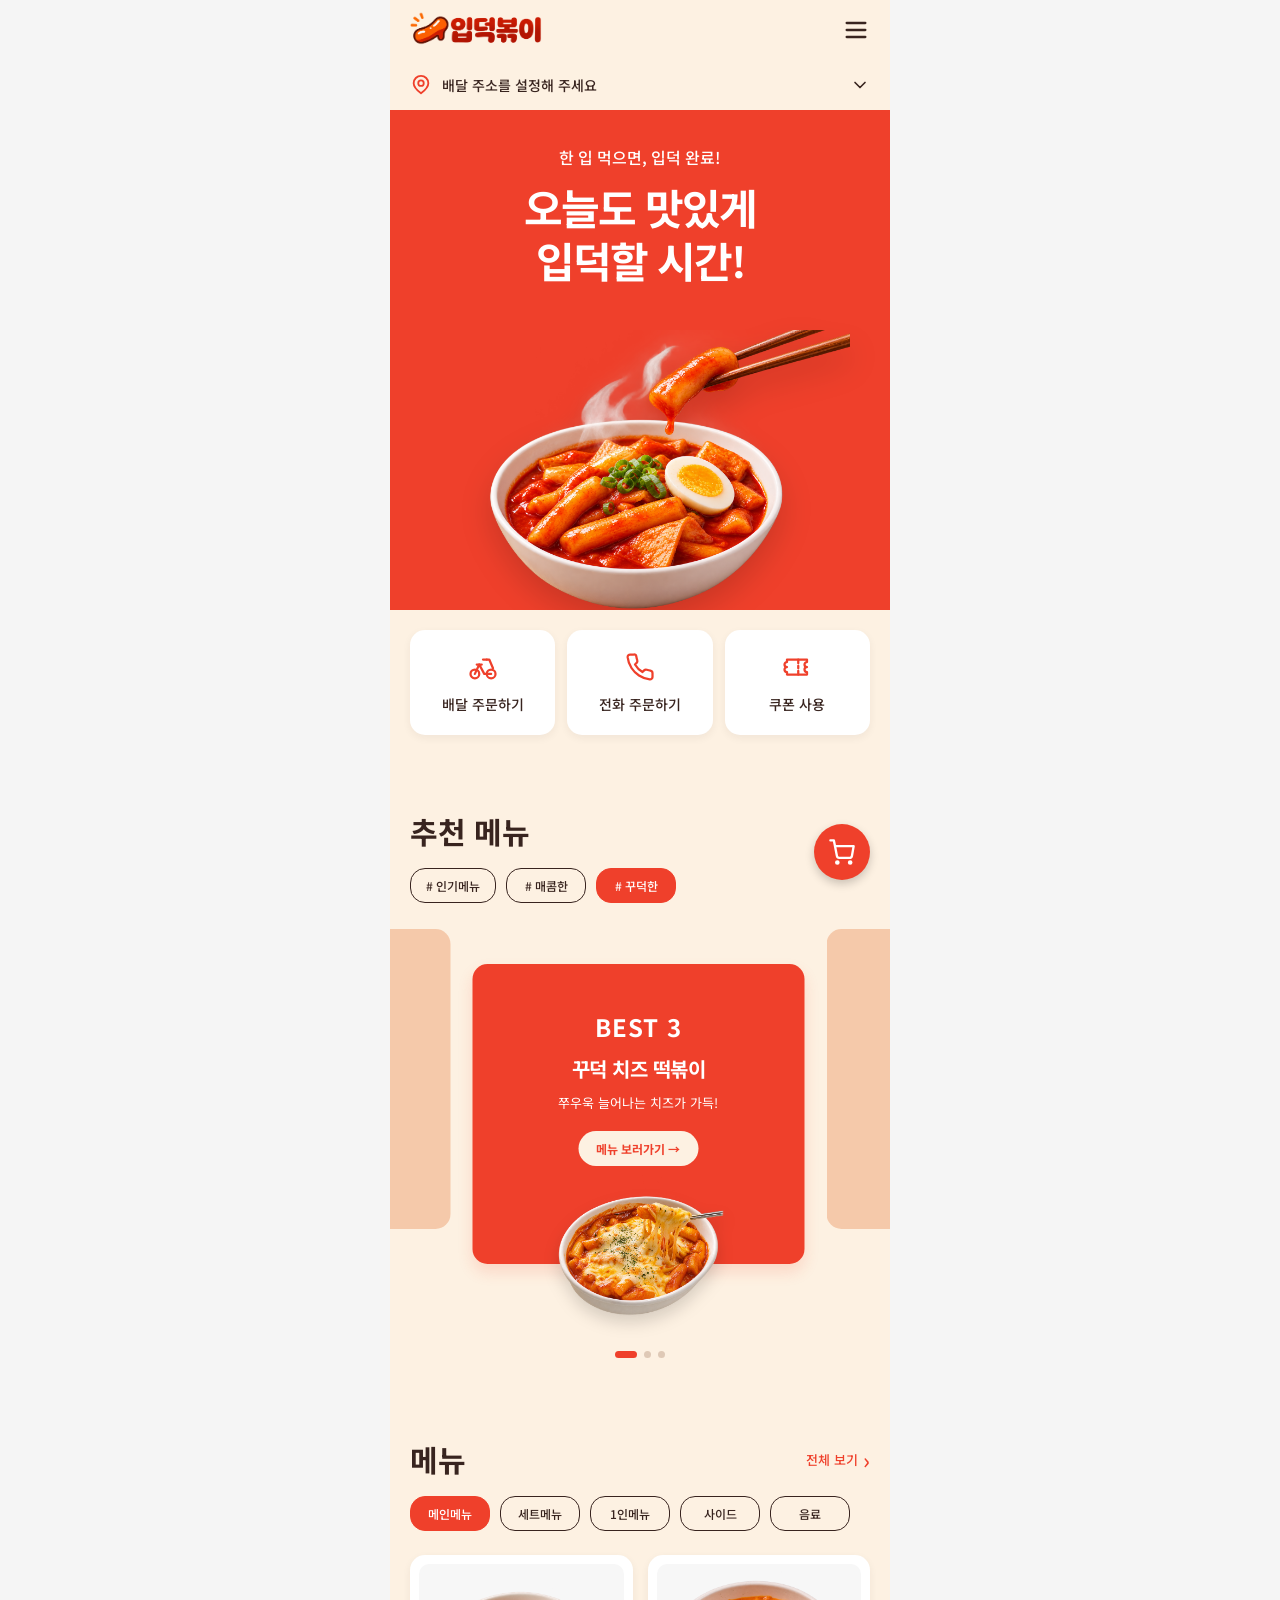
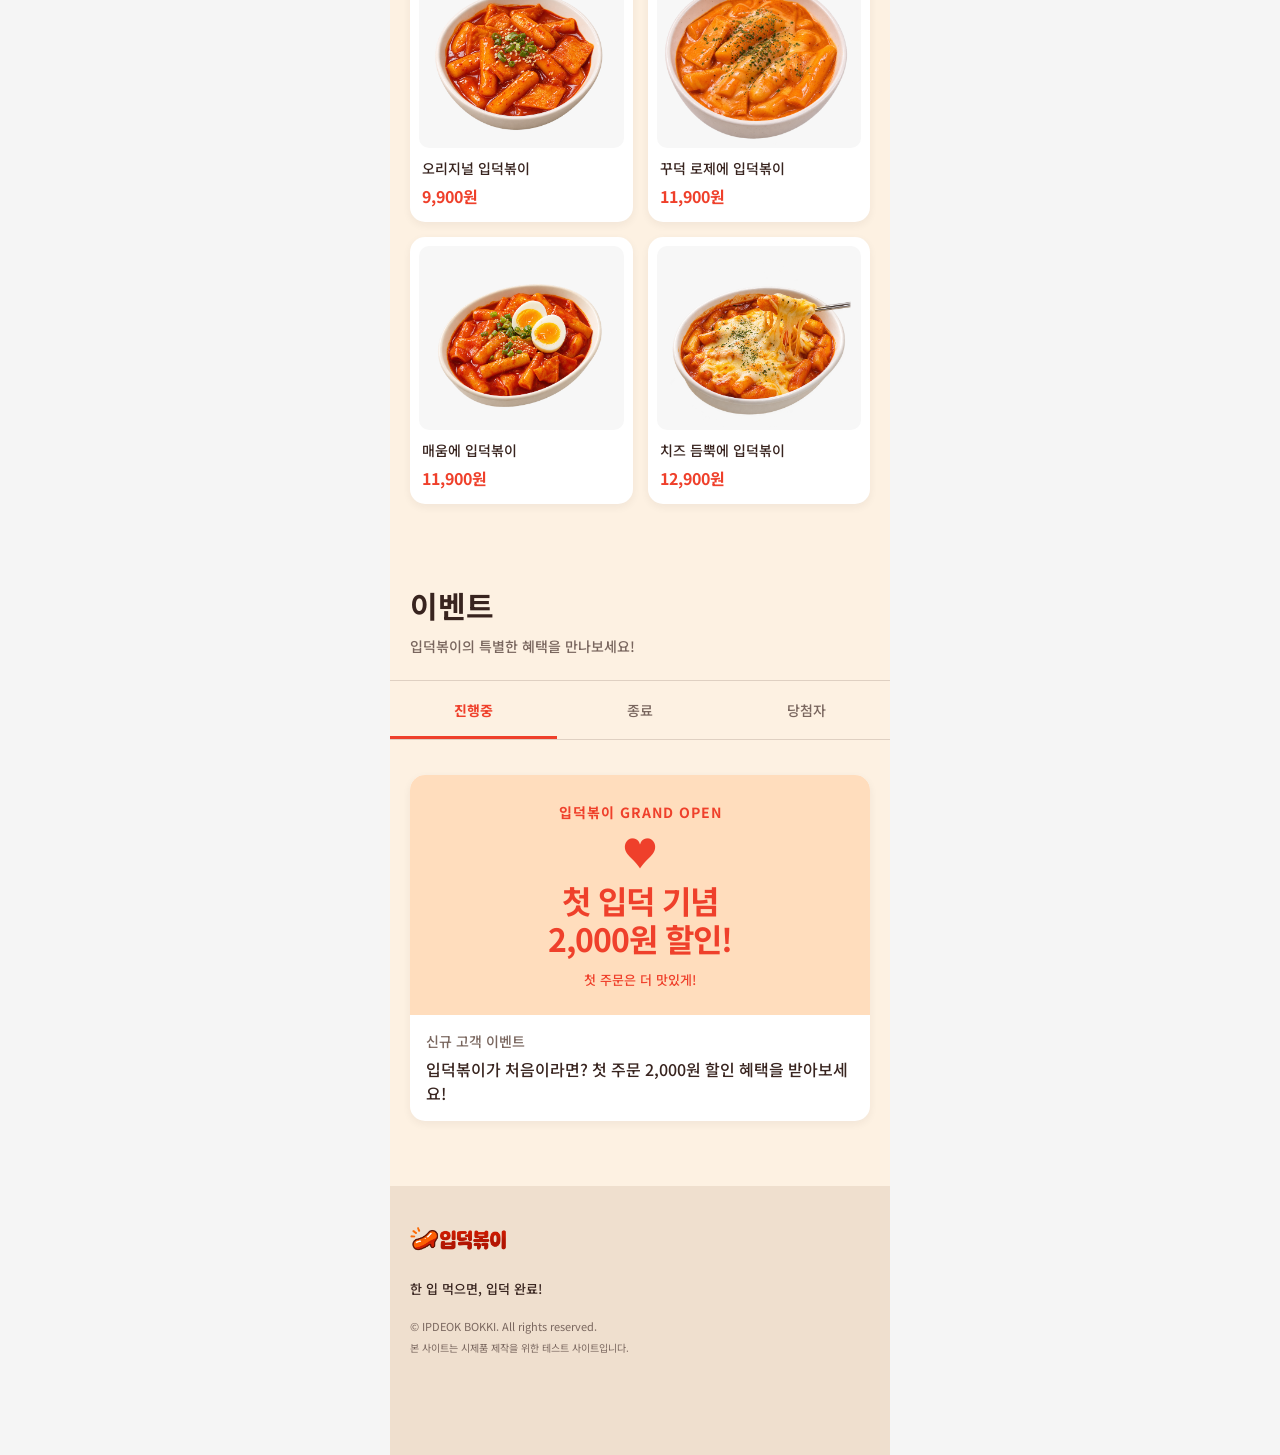
<file: index.html>
<!DOCTYPE html>
<html lang="ko">

<head>
    <meta charset="UTF-8">
    <meta name="viewport" content="width=device-width, initial-scale=1.0">

    <title>입덕볶이</title>

    <link rel="preconnect" href="https://fonts.googleapis.com">
    <link rel="preconnect" href="https://fonts.gstatic.com" crossorigin>
    <link href="https://fonts.googleapis.com/css2?family=Noto+Sans+KR:wght@300;400;500;700&display=swap" rel="stylesheet">

    <link rel="stylesheet" href="css/style.css">
</head>

<body>

    <div class="container">

        <!-- 헤더 -->

        <header class="header">

            <a href="index.html" class="logo">
                <img src="img/logo.png" alt="입덕볶이 로고">
            </a>

            <button class="menu-button" id="menuOpen" aria-label="메뉴 열기">

                <svg width="28" height="28" viewBox="0 0 24 24"
                    fill="none" stroke="currentColor" stroke-width="2"
                    stroke-linecap="round">

                    <path d="M4 6h16"/>
                    <path d="M4 12h16"/>
                    <path d="M4 18h16"/>

                </svg>

            </button>

        </header>


        <!-- 햄버거 슬라이드 메뉴 -->

        <div class="menu-layer" id="menuLayer">

            <div class="menu-overlay" id="menuOverlay"></div>

            <nav class="side-menu">

                <div class="side-menu-header">

                    <button id="menuClose" aria-label="메뉴 닫기">

                        <svg width="28" height="28" viewBox="0 0 24 24"
                            fill="none" stroke="currentColor" stroke-width="2"
                            stroke-linecap="round">

                            <path d="M18 6 6 18"/>
                            <path d="m6 6 12 12"/>

                        </svg>

                    </button>

                </div>

                <ul class="side-menu-list">

                    <li><a href="sub/lists/lists.html">떡볶이 메뉴</a></li>
                    <li><a href="sub/about/about.html">소개</a></li>
                    <li><a href="sub/community/community.html">커뮤니티</a></li>
                    <li><a href="sub/mypage/mypage.html">마이페이지</a></li>
                    <li><a href="sub/login/login.html">로그인</a></li>

                </ul>

            </nav>

        </div>


        <!-- 배달 주소 -->

        <button class="address-bar" id="addressOpen">

            <svg width="22" height="22" viewBox="0 0 24 24"
                fill="none" stroke="currentColor" stroke-width="2"
                stroke-linecap="round" stroke-linejoin="round">

                <path d="M20 10c0 5-8 11-8 11S4 15 4 10a8 8 0 1 1 16 0Z"/>
                <circle cx="12" cy="10" r="3"/>

            </svg>

            <span id="currentAddress">
                배달 주소를 설정해 주세요
            </span>

            <svg class="address-arrow" width="20" height="20"
                viewBox="0 0 24 24" fill="none"
                stroke="currentColor" stroke-width="2"
                stroke-linecap="round" stroke-linejoin="round">

                <path d="m6 9 6 6 6-6"/>

            </svg>

        </button>


        <!-- 배달 주소 설정 팝업 -->

        <div class="address-popup" id="addressPopup">

            <div class="address-panel">

                <div class="popup-header">

                    <h2>배달 주소 설정</h2>

                    <button id="addressClose" aria-label="닫기">✕</button>

                </div>

                <p class="address-description">
                    맛있는 입덕볶이를 어디로 보내드릴까요?
                </p>

                <form id="addressForm">

                    <div class="input-group">

                        <label for="addressName">주소 별명</label>

                        <input type="text" id="addressName"
                            placeholder="예: 우리 집" required>

                    </div>

                    <div class="input-group">

                        <label for="addressInput">배달 주소</label>

                        <input type="text" id="addressInput"
                            placeholder="도로명 주소를 입력해 주세요" required>

                    </div>

                    <div class="input-group">

                        <label for="addressDetail">상세 주소</label>

                        <input type="text" id="addressDetail"
                            placeholder="동, 호수 등 상세 주소">

                    </div>

                    <div class="input-group">

                        <label for="addressPhone">연락처</label>

                        <input type="tel" id="addressPhone"
                            placeholder="010-0000-0000" required>

                    </div>

                    <button type="submit" class="address-save">
                        배달 주소 저장하기
                    </button>

                </form>

            </div>

        </div>


        <!-- 메인 비주얼 -->

        <section class="hero">

            <div class="hero-text">

                <p class="hero-subtitle">
                    한 입 먹으면, 입덕 완료!
                </p>

                <h1>
                    오늘도 맛있게<br>
                    입덕할 시간!
                </h1>

            </div>

            <img class="hero-image"
                src="img/main.webp"
                alt="오리지널 입덕볶이">

        </section>


        <!-- SECTION 1. 주문 버튼 -->

        <section class="section01">

            <div class="quick-menu">

                <!-- 배달 주문 -->

                <a href="sub/lists/lists.html" class="quick-button">

                    <svg width="30" height="30" viewBox="0 0 24 24"
                        fill="none" stroke="currentColor" stroke-width="1.8"
                        stroke-linecap="round" stroke-linejoin="round">

                        <circle cx="5.5" cy="17.5" r="3.5"/>
                        <circle cx="18.5" cy="17.5" r="3.5"/>
                        <path d="M15 6h2l3 7M5.5 17.5 9 10l4 7.5h5.5"/>
                        <path d="M7 10h4M12 6h3"/>

                    </svg>

                    <span>배달 주문하기</span>

                </a>


                <!-- 전화 주문 -->

                <button class="quick-button" id="phoneOrder">

                    <svg width="30" height="30" viewBox="0 0 24 24"
                        fill="none" stroke="currentColor" stroke-width="1.8"
                        stroke-linecap="round" stroke-linejoin="round">

                        <path d="M22 16.9v3a2 2 0 0 1-2.2 2
                        19.8 19.8 0 0 1-8.6-3.1
                        19.5 19.5 0 0 1-6-6
                        19.8 19.8 0 0 1-3.1-8.7
                        A2 2 0 0 1 4.1 2h3
                        a2 2 0 0 1 2 1.7
                        c.1 1 .4 2 .7 2.9
                        a2 2 0 0 1-.5 2.1L8 10
                        a16 16 0 0 0 6 6l1.3-1.3
                        a2 2 0 0 1 2.1-.5
                        c.9.3 1.9.6 2.9.7
                        a2 2 0 0 1 1.7 2Z"/>

                    </svg>

                    <span>전화 주문하기</span>

                </button>


                <!-- 쿠폰 사용 -->

                <button class="quick-button" id="couponButton">

                    <svg width="30" height="30" viewBox="0 0 24 24"
                        fill="none" stroke="currentColor" stroke-width="1.8"
                        stroke-linecap="round" stroke-linejoin="round">

                        <path d="M4 8a2 2 0 0 0 0 4
                        2 2 0 0 0 0 4v2h16v-2
                        a2 2 0 0 1 0-4
                        2 2 0 0 1 0-4V6H4Z"/>

                        <path d="M13 6v3M13 11v2M13 15v3"/>

                    </svg>

                    <span>쿠폰 사용</span>

                </button>

            </div>

        </section>


        <!-- SECTION 2. 추천 메뉴 -->

        <section class="section02">

            <div class="section-heading">
                <h2>추천 메뉴</h2>
            </div>

            <div class="recommend-tabs">

                <button class="recommend-tab active" data-best="1">
                    # 인기메뉴
                </button>

                <button class="recommend-tab" data-best="2">
                    # 매콤한
                </button>

                <button class="recommend-tab" data-best="0">
                    # 꾸덕한
                </button>

            </div>


            <!-- 추천 메뉴 슬라이드 -->

            <div class="recommend-slider" id="recommendSlider">

                <div class="recommend-track" id="recommendTrack">

                    <!-- 추천 메뉴 자동 생성 -->

                </div>

            </div>


            <!-- 슬라이드 페이지 표시 -->

            <div class="recommend-dots">

                <button class="recommend-dot"
                    data-index="0" aria-label="BEST 3"></button>

                <button class="recommend-dot active"
                    data-index="1" aria-label="BEST 1"></button>

                <button class="recommend-dot"
                    data-index="2" aria-label="BEST 2"></button>

            </div>

        </section>


        <!-- SECTION 3. 메뉴 -->

        <section class="section03">

            <div class="section-heading">

                <h2>메뉴</h2>

                <a href="sub/lists/lists.html" class="view-all">
                    전체 보기
                    <span>›</span>
                </a>

            </div>


            <!-- 메뉴 카테고리 -->

            <div class="category-list">

                <button class="category-button active" data-category="main">
                    메인메뉴
                </button>

                <button class="category-button" data-category="set">
                    세트메뉴
                </button>

                <button class="category-button" data-category="single">
                    1인메뉴
                </button>

                <button class="category-button" data-category="side">
                    사이드
                </button>

                <button class="category-button" data-category="drink">
                    음료
                </button>

            </div>


            <!-- 메뉴 카드 -->

            <div class="main-menu-list" id="mainMenuList">

                <!-- 메뉴 카드 자동 생성 -->

            </div>

        </section>


        <!-- SECTION 4. 이벤트 -->

        <section class="section04" id="eventSection">

            <div class="section-heading">
                <h2>이벤트</h2>
            </div>

            <p class="event-description">
                입덕볶이의 특별한 혜택을 만나보세요!
            </p>


            <!-- 이벤트 탭 -->

            <div class="event-tabs">

                <button class="event-tab active" data-event="ongoing">
                    진행중
                </button>

                <button class="event-tab" data-event="ended">
                    종료
                </button>

                <button class="event-tab" data-event="winner">
                    당첨자
                </button>

            </div>


            <!-- 이벤트 내용 -->

            <div class="event-list" id="eventList">

                <article class="event-card">

                    <div class="event-image">

                        <div class="event-banner-text">

                            <p>입덕볶이 GRAND OPEN</p>

                            <span class="event-banner-icon">♥</span>

                            <h3>
                                첫 입덕 기념<br>
                                2,000원 할인!
                            </h3>

                            <small>
                                첫 주문은 더 맛있게!
                            </small>

                        </div>

                    </div>

                    <div class="event-info">

                        <p class="event-subtitle">
                            신규 고객 이벤트
                        </p>

                        <h3 class="event-title">
                            입덕볶이가 처음이라면?
                            첫 주문 2,000원 할인 혜택을 받아보세요!
                        </h3>

                    </div>

                </article>

            </div>

        </section>


        <!-- 푸터 -->

        <footer class="footer">

            <img src="img/logo.png" alt="입덕볶이">

            <p>한 입 먹으면, 입덕 완료!</p>

            <p class="copyright">
                © IPDEOK BOKKI. All rights reserved.
            </p>

            <small>
                본 사이트는 시제품 제작을 위한 테스트 사이트입니다.
            </small>

        </footer>


        <!-- 장바구니 고정 버튼 -->

        <a href="sub/lists/lists.html?cart=1"
            class="cart-button" aria-label="장바구니">

            <svg width="28" height="28" viewBox="0 0 24 24"
                fill="none" stroke="currentColor" stroke-width="2"
                stroke-linecap="round" stroke-linejoin="round">

                <circle cx="8" cy="21" r="1"/>
                <circle cx="19" cy="21" r="1"/>

                <path d="M2.05 2H5l2.66 13.42
                a2 2 0 0 0 2 1.58h8.84
                a2 2 0 0 0 2-1.61L22 7H6"/>

            </svg>

            <span class="cart-count" id="cartCount">0</span>

        </a>

    </div>


    <script>

        // ==========================
        // 1. 햄버거 메뉴
        // ==========================

        const menuOpen = document.getElementById('menuOpen');
        const menuClose = document.getElementById('menuClose');
        const menuLayer = document.getElementById('menuLayer');
        const menuOverlay = document.getElementById('menuOverlay');

        menuOpen.addEventListener('click', function () {

            menuLayer.classList.add('active');
            document.body.style.overflow = 'hidden';

        });

        function closeMenu() {

            menuLayer.classList.remove('active');
            document.body.style.overflow = '';

        }

        menuClose.addEventListener('click', closeMenu);
        menuOverlay.addEventListener('click', closeMenu);


        // ==========================
        // 2. 배달 주소 설정
        // ==========================

        const addressOpen = document.getElementById('addressOpen');
        const addressClose = document.getElementById('addressClose');
        const addressPopup = document.getElementById('addressPopup');
        const addressForm = document.getElementById('addressForm');
        const currentAddress = document.getElementById('currentAddress');

        function showAddress() {

            const savedAddress = JSON.parse(
                localStorage.getItem('ipdeokDelivery') || 'null'
            );

            if (savedAddress) {

                currentAddress.textContent =
                    savedAddress.name + ' · ' + savedAddress.address;

                document.getElementById('addressName').value =
                    savedAddress.name;

                document.getElementById('addressInput').value =
                    savedAddress.address;

                document.getElementById('addressDetail').value =
                    savedAddress.detail;

                document.getElementById('addressPhone').value =
                    savedAddress.phone;

            } else {

                currentAddress.textContent =
                    '배달 주소를 설정해 주세요';

            }

        }

        addressOpen.addEventListener('click', function () {

            showAddress();

            addressPopup.classList.add('active');

            document.body.style.overflow = 'hidden';

        });

        function closeAddress() {

            addressPopup.classList.remove('active');

            document.body.style.overflow = '';

        }

        addressClose.addEventListener('click', closeAddress);

        addressPopup.addEventListener('click', function (event) {

            if (event.target === addressPopup) {
                closeAddress();
            }

        });

        addressForm.addEventListener('submit', function (event) {

            event.preventDefault();

            const deliveryInfo = {

                name: document.getElementById('addressName').value.trim(),

                address: document.getElementById('addressInput').value.trim(),

                detail: document.getElementById('addressDetail').value.trim(),

                phone: document.getElementById('addressPhone').value.trim()

            };

            if (!deliveryInfo.name || !deliveryInfo.address ||
                !deliveryInfo.phone) {

                alert('필수 정보를 입력해 주세요.');

                return;

            }

            localStorage.setItem(
                'ipdeokDelivery',
                JSON.stringify(deliveryInfo)
            );

            showAddress();

            closeAddress();

        });


        // ==========================
        // 3. 추천 메뉴 데이터
        // ==========================

        const bestMenus = [

            {
                rank: 3,
                name: '꾸덕 치즈 떡볶이',
                description: '쭈우욱 늘어나는 치즈가 가득!',
                image: 'img/cheese.webp',
                link: 'sub/detail/detail.html?category=main&item=3'
            },

            {
                rank: 1,
                name: '입덕 오리지널 떡볶이',
                description: '한 입 먹으면 입덕 완료!',
                image: 'img/basic.webp',
                link: 'sub/detail/detail.html?category=main&item=0'
            },

            {
                rank: 2,
                name: '매콤 로제 떡볶이',
                description: '부드럽고 꾸덕한 로제의 매력!',
                image: 'img/rose.webp',
                link: 'sub/detail/detail.html?category=main&item=1'
            }

        ];


        // ==========================
        // 추천 메뉴 무한 캐러셀
        // ==========================

        const recommendSlider =
            document.getElementById('recommendSlider');

        const recommendTrack =
            document.getElementById('recommendTrack');

        const recommendTabs =
            document.querySelectorAll('.recommend-tab');

        const recommendDots =
            document.querySelectorAll('.recommend-dot');

        let currentBest = 4;

        let isSliding = false;

        let isDragging = false;

        let startX = 0;

        let dragDistance = 0;

        let slideTimer;

        let activePointer = null;

        let suppressClick = false;

        const reducedMotion = window.matchMedia(
            '(prefers-reduced-motion: reduce)'
        );


        // 무한 반복을 위한 카드 복제

        const repeatedMenus = [
            ...bestMenus,
            ...bestMenus,
            ...bestMenus
        ];

        recommendTrack.innerHTML = repeatedMenus.map(
            (menu, index) => `

                <article class="recommend-card"
                    data-index="${index}">

                    <p class="best-rank">
                        BEST ${menu.rank}
                    </p>

                    <h3 class="best-name">
                        ${menu.name}
                    </h3>

                    <p class="best-description">
    ${menu.description}
</p>

<button type="button" class="best-more">
    메뉴 보러가기 →
</button>

                    <img class="best-image"
                        src="${menu.image}"
                        alt="${menu.name}"
                        draggable="false">

                </article>

            `
        ).join('');

        const recommendCards =
            recommendTrack.querySelectorAll('.recommend-card');


        // 카드 위치 계산

        function getSlidePosition() {

            const cardWidth = recommendCards[0].offsetWidth;

            const sliderWidth = recommendSlider.clientWidth;

            const gap = parseFloat(
                getComputedStyle(recommendTrack).columnGap
            ) || 0;

            return (sliderWidth - cardWidth) / 2
                - currentBest * (cardWidth + gap);

        }


        // 현재 카드 표시

        function updateBestSlide(animate = true) {

            recommendTrack.style.transition =
                animate && !reducedMotion.matches
                    ? 'transform 0.45s cubic-bezier(0.22, 0.61, 0.36, 1)'
                    : 'none';

            recommendTrack.style.transform =
                `translateX(${getSlidePosition()}px)`;

            recommendCards.forEach(function (card, index) {

                card.classList.toggle(
                    'active',
                    index === currentBest
                );

            });

            const realIndex = currentBest % bestMenus.length;

            recommendTabs.forEach(function (tab) {

                tab.classList.toggle(
                    'active',
                    Number(tab.dataset.best) === realIndex
                );

            });

            recommendDots.forEach(function (dot) {

                dot.classList.toggle(
                    'active',
                    Number(dot.dataset.index) === realIndex
                );

            });

        }


        // 슬라이드 이동

        function moveBestSlide(direction) {

            if (isSliding) return;

            isSliding = true;

            currentBest += direction;

            updateBestSlide();

            clearTimeout(slideTimer);

            slideTimer = setTimeout(function () {

    if (currentBest < 3 || currentBest > 5) {

        recommendTrack.classList.add('resetting');

        if (currentBest < 3) {
            currentBest += 3;
        }

        if (currentBest > 5) {
            currentBest -= 3;
        }

        updateBestSlide(false);

        void recommendTrack.offsetWidth;

        recommendTrack.classList.remove('resetting');

    }

    isSliding = false;

}, reducedMotion.matches ? 0 : 450);

        }


        // 추천 메뉴 카드 클릭

        recommendCards.forEach(function (card, index) {

            card.addEventListener('click', function () {

                if (isSliding || suppressClick) return;

                if (index === currentBest) {

                    const menu = bestMenus[index % 3];

                    window.location.href = menu.link;

                } else {

                    moveBestSlide(
                        index > currentBest ? 1 : -1
                    );

                }

            });

        });


        // 해시태그 및 인디케이터 선택

        function selectBestMenu(index) {

            if (isSliding || isDragging) return;

            const realIndex = currentBest % 3;

            if (index === realIndex) return;

            const direction =
                (index - realIndex + 3) % 3 === 1 ? 1 : -1;

            moveBestSlide(direction);

        }

        recommendTabs.forEach(function (tab) {

            tab.addEventListener('click', function () {

                selectBestMenu(Number(tab.dataset.best));

            });

        });

        recommendDots.forEach(function (dot) {

            dot.addEventListener('click', function () {

                selectBestMenu(Number(dot.dataset.index));

            });

        });


        // 마우스 드래그 및 모바일 스와이프

        recommendSlider.addEventListener('pointerdown', function (event) {

            if (isSliding || isDragging || event.button !== 0) return;

            isDragging = true;

            activePointer = event.pointerId;

            startX = event.clientX;

            dragDistance = 0;

            suppressClick = false;

            recommendTrack.style.transition = 'none';

        });

        window.addEventListener('pointermove', function (event) {

            if (!isDragging || event.pointerId !== activePointer) return;

            dragDistance = event.clientX - startX;

            const maxDistance =
                recommendCards[0].offsetWidth;

            dragDistance = Math.max(
                -maxDistance,
                Math.min(maxDistance, dragDistance)
            );

            if (Math.abs(dragDistance) > 10) {

                suppressClick = true;

            }

            recommendTrack.style.transform =
                `translateX(${getSlidePosition() + dragDistance}px)`;

        });

        window.addEventListener('pointerup', function (event) {

            if (!isDragging || event.pointerId !== activePointer) return;

            isDragging = false;

            activePointer = null;

            if (dragDistance < -50) {

                moveBestSlide(1);

            } else if (dragDistance > 50) {

                moveBestSlide(-1);

            } else {

                updateBestSlide();

            }

            setTimeout(function () {

                suppressClick = false;

                dragDistance = 0;

            }, 50);

        });

        window.addEventListener('pointercancel', function (event) {

            if (!isDragging || event.pointerId !== activePointer) return;

            isDragging = false;

            activePointer = null;

            dragDistance = 0;

            suppressClick = false;

            updateBestSlide();

        });

        recommendSlider.addEventListener('dragstart', function (event) {

            event.preventDefault();

        });


        // 화면 크기 변경 대응

        window.addEventListener('resize', function () {

            updateBestSlide(false);

        });


        // ==========================
        // 4. 메뉴 데이터
        // ==========================

        const menus = {

            // 메인메뉴

            main: [

                {
                    name: '오리지널 입덕볶이',
                    price: 9900,
                    image: 'img/basic.webp',
                    item: 0
                },

                {
                    name: '꾸덕 로제에 입덕볶이',
                    price: 11900,
                    image: 'img/rose.webp',
                    item: 1
                },

                {
                    name: '매움에 입덕볶이',
                    price: 11900,
                    image: 'img/spicy.webp',
                    item: 2
                },

                {
                    name: '치즈 듬뿍에 입덕볶이',
                    price: 12900,
                    image: 'img/cheese.webp',
                    item: 3
                },

                {
                    name: '짜장에 입덕볶이',
                    price: 11900,
                    image: 'img/jja.webp',
                    item: 4
                },

                {
                    name: '토핑 가득에 입덕볶이',
                    price: 13900,
                    image: 'img/toping.webp',
                    item: 5
                }

            ],


            // 세트메뉴

            set: [

                {
                    name: '입덕 세트',
                    price: 15900,
                    image: 'sub/lists/img/set01.png',
                    item: 0
                },

                {
                    name: '친구랑 세트',
                    price: 19900,
                    image: 'sub/lists/img/set02.png',
                    item: 1
                },

                {
                    name: '모둠 튀김 세트',
                    price: 17900,
                    image: 'sub/lists/img/set03.png',
                    item: 2
                },

                {
                    name: '패밀리 세트',
                    price: 29900,
                    image: 'sub/lists/img/set04.png',
                    item: 3
                }

            ],


            // 1인메뉴

            single: [

                {
                    name: '1인 오리지널 입덕볶이',
                    price: 5900,
                    image: 'sub/lists/img/single01.png',
                    item: 0
                },

                {
                    name: '1인 꾸덕 로제',
                    price: 6900,
                    image: 'sub/lists/img/single02.png',
                    item: 1
                },

                {
                    name: '1인 치즈 떡볶이',
                    price: 7900,
                    image: 'sub/lists/img/single03.png',
                    item: 2
                },

                {
                    name: '1인 매운 떡볶이',
                    price: 6900,
                    image: 'sub/lists/img/single04.png',
                    item: 3
                }

            ],


            // 사이드

            side: [

                {
                    name: '모둠 튀김',
                    price: 4500,
                    image: 'sub/lists/img/side01.png',
                    item: 0
                },

                {
                    name: '김말이',
                    price: 3000,
                    image: 'sub/lists/img/side02.png',
                    item: 1
                },

                {
                    name: '찰순대',
                    price: 4500,
                    image: 'sub/lists/img/side03.png',
                    item: 2
                },

                {
                    name: '참치마요 주먹밥',
                    price: 3500,
                    image: 'sub/lists/img/side04.png',
                    item: 3
                },

                {
                    name: '치즈볼',
                    price: 4000,
                    image: 'sub/lists/img/side05.png',
                    item: 4
                },

                {
                    name: '꼬치 어묵',
                    price: 3000,
                    image: 'sub/lists/img/side06.png',
                    item: 5
                }

            ],


            // 음료

            drink: [

                {
                    name: '콜라',
                    price: 2000,
                    image: 'sub/lists/img/drink01.png',
                    item: 0
                },

                {
                    name: '사이다',
                    price: 2000,
                    image: 'sub/lists/img/drink02.png',
                    item: 1
                },

                {
                    name: '쿨피스',
                    price: 2500,
                    image: 'sub/lists/img/drink03.png',
                    item: 2
                },

                {
                    name: '제로콜라',
                    price: 2000,
                    image: 'sub/lists/img/drink04.png',
                    item: 3
                }

            ]

        };


        // ==========================
        // 5. 메뉴 카드 표시
        // ==========================

        let currentCategory = 'main';

        const mainMenuList =
            document.getElementById('mainMenuList');

        const categoryButtons =
            document.querySelectorAll('.category-button');

        function showMenus() {

            mainMenuList.innerHTML = '';

            menus[currentCategory].slice(0, 4).forEach(function (menu) {

                const card = document.createElement('article');

                card.className = 'menu-card';

                card.innerHTML = `

                    <a href="sub/detail/detail.html?category=${currentCategory}&item=${menu.item}"
                        class="menu-link">

                        <div class="menu-image">

                            <img src="${menu.image}"
                                alt="${menu.name}">

                        </div>

                        <div class="menu-info">

                            <h3 class="menu-name">
                                ${menu.name}
                            </h3>

                            <p class="menu-price">
                                ${menu.price.toLocaleString('ko-KR')}원
                            </p>

                        </div>

                    </a>

                `;

                mainMenuList.appendChild(card);

            });

        }


        // 메뉴 카테고리 변경

        categoryButtons.forEach(function (button) {

            button.addEventListener('click', function () {

                categoryButtons.forEach(function (item) {

                    item.classList.remove('active');

                });

                button.classList.add('active');

                currentCategory = button.dataset.category;

                showMenus();

            });

        });


        // ==========================
        // 6. 이벤트 탭
        // ==========================

        const eventTabs =
            document.querySelectorAll('.event-tab');

        const eventList =
            document.getElementById('eventList');

        const ongoingEvent = eventList.innerHTML;

        function showEvents(type) {

            eventTabs.forEach(function (tab) {

                tab.classList.toggle(
                    'active',
                    tab.dataset.event === type
                );

            });

            if (type === 'ongoing') {

                eventList.innerHTML = ongoingEvent;

            } else if (type === 'ended') {

                eventList.innerHTML = `

                    <div class="empty-event">

                        <span>♡</span>

                        <p>종료된 이벤트가 없습니다.</p>

                    </div>

                `;

            } else {

                eventList.innerHTML = `

                    <div class="empty-event">

                        <span>♡</span>

                        <p>당첨자 발표가 없습니다.</p>

                    </div>

                `;

            }

        }

        eventTabs.forEach(function (tab) {

            tab.addEventListener('click', function () {

                showEvents(tab.dataset.event);

            });

        });


        // ==========================
        // 7. 주문 및 쿠폰 버튼
        // ==========================

        document.getElementById('phoneOrder')
            .addEventListener('click', function () {

                alert('전화 주문은 시제품에서 지원하지 않습니다.');

            });

        document.getElementById('couponButton')
            .addEventListener('click', function () {

                showEvents('ongoing');

                document.getElementById('eventSection')
                    .scrollIntoView({

                        behavior: 'smooth'

                    });

            });


        // ==========================
        // 8. 장바구니 수량 연동
        // ==========================

        const cartCount = document.getElementById('cartCount');

        function updateCart() {

            const cart = JSON.parse(
                localStorage.getItem('ipdeokOrderCart') || '[]'
            );

            const totalQuantity = cart.reduce(function (sum, item) {

                return sum + item.qty;

            }, 0);

            cartCount.textContent = totalQuantity;

            cartCount.style.display =
                totalQuantity > 0 ? 'flex' : 'none';

        }


        // ==========================
        // 9. ESC 키로 팝업 닫기
        // ==========================

        document.addEventListener('keydown', function (event) {

            if (event.key === 'Escape') {

                closeMenu();

                closeAddress();

            }

        });


        // ==========================
        // 10. 페이지 최초 실행
        // ==========================

        showAddress();

        updateBestSlide(false);

        showMenus();

        updateCart();

        window.addEventListener('pageshow', function () {

            showAddress();

            updateCart();

            updateBestSlide(false);

        });


        // ==========================
        // 11. 스크롤 등장 효과
        // ==========================

        const scrollElements = document.querySelectorAll(
            '.section01, .section02, .section03, .section04'
        );

        const scrollObserver = new IntersectionObserver(
            function (entries) {

                entries.forEach(function (entry) {

                    if (entry.isIntersecting) {

                        entry.target.classList.add('show');

                        scrollObserver.unobserve(entry.target);

                    }

                });

            },
            {
                threshold: 0.1
            }
        );

        scrollElements.forEach(function (element) {

            element.classList.add('scroll-reveal');

            scrollObserver.observe(element);

        });
            // ==========================
// 추천 메뉴 자동 슬라이드

setInterval(function () {

    if (!isDragging && !isSliding) {

        moveBestSlide(1);

    }

}, 2000);
    </script>

</body>

</html>
</file>
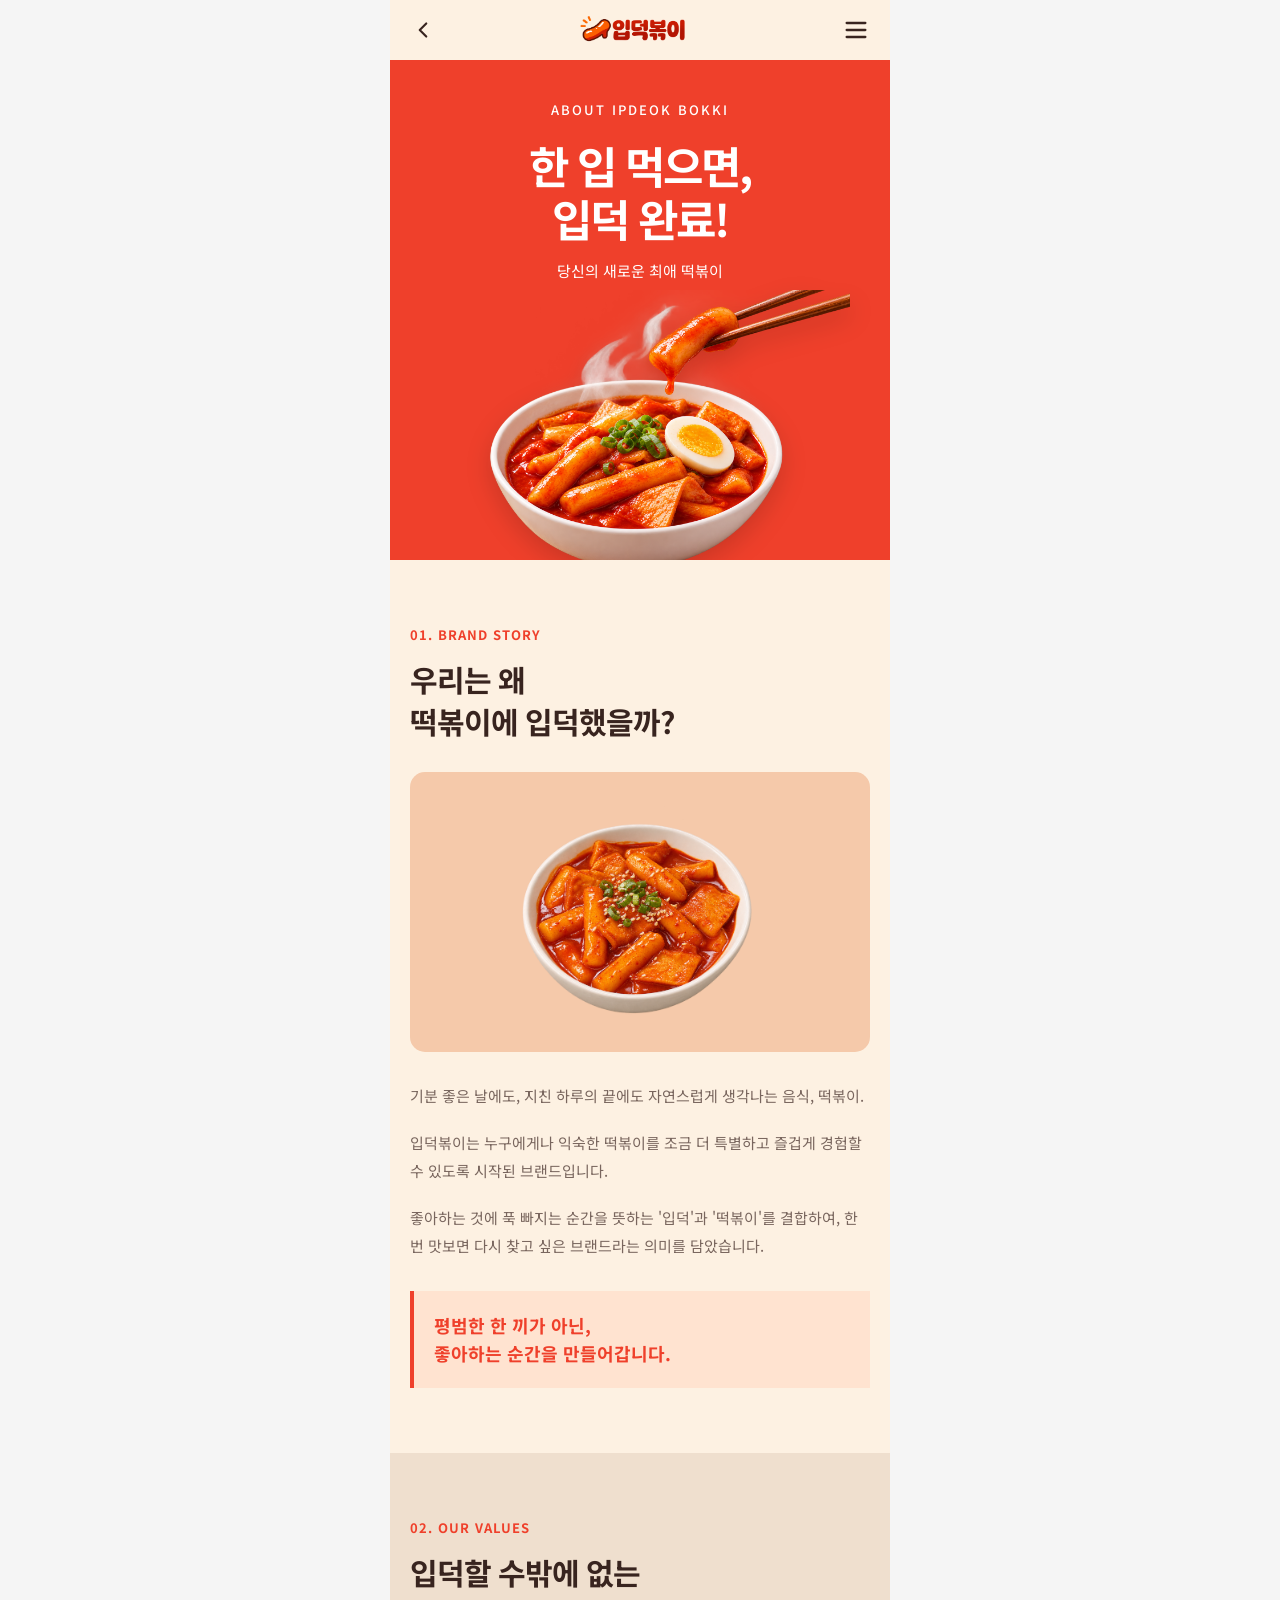
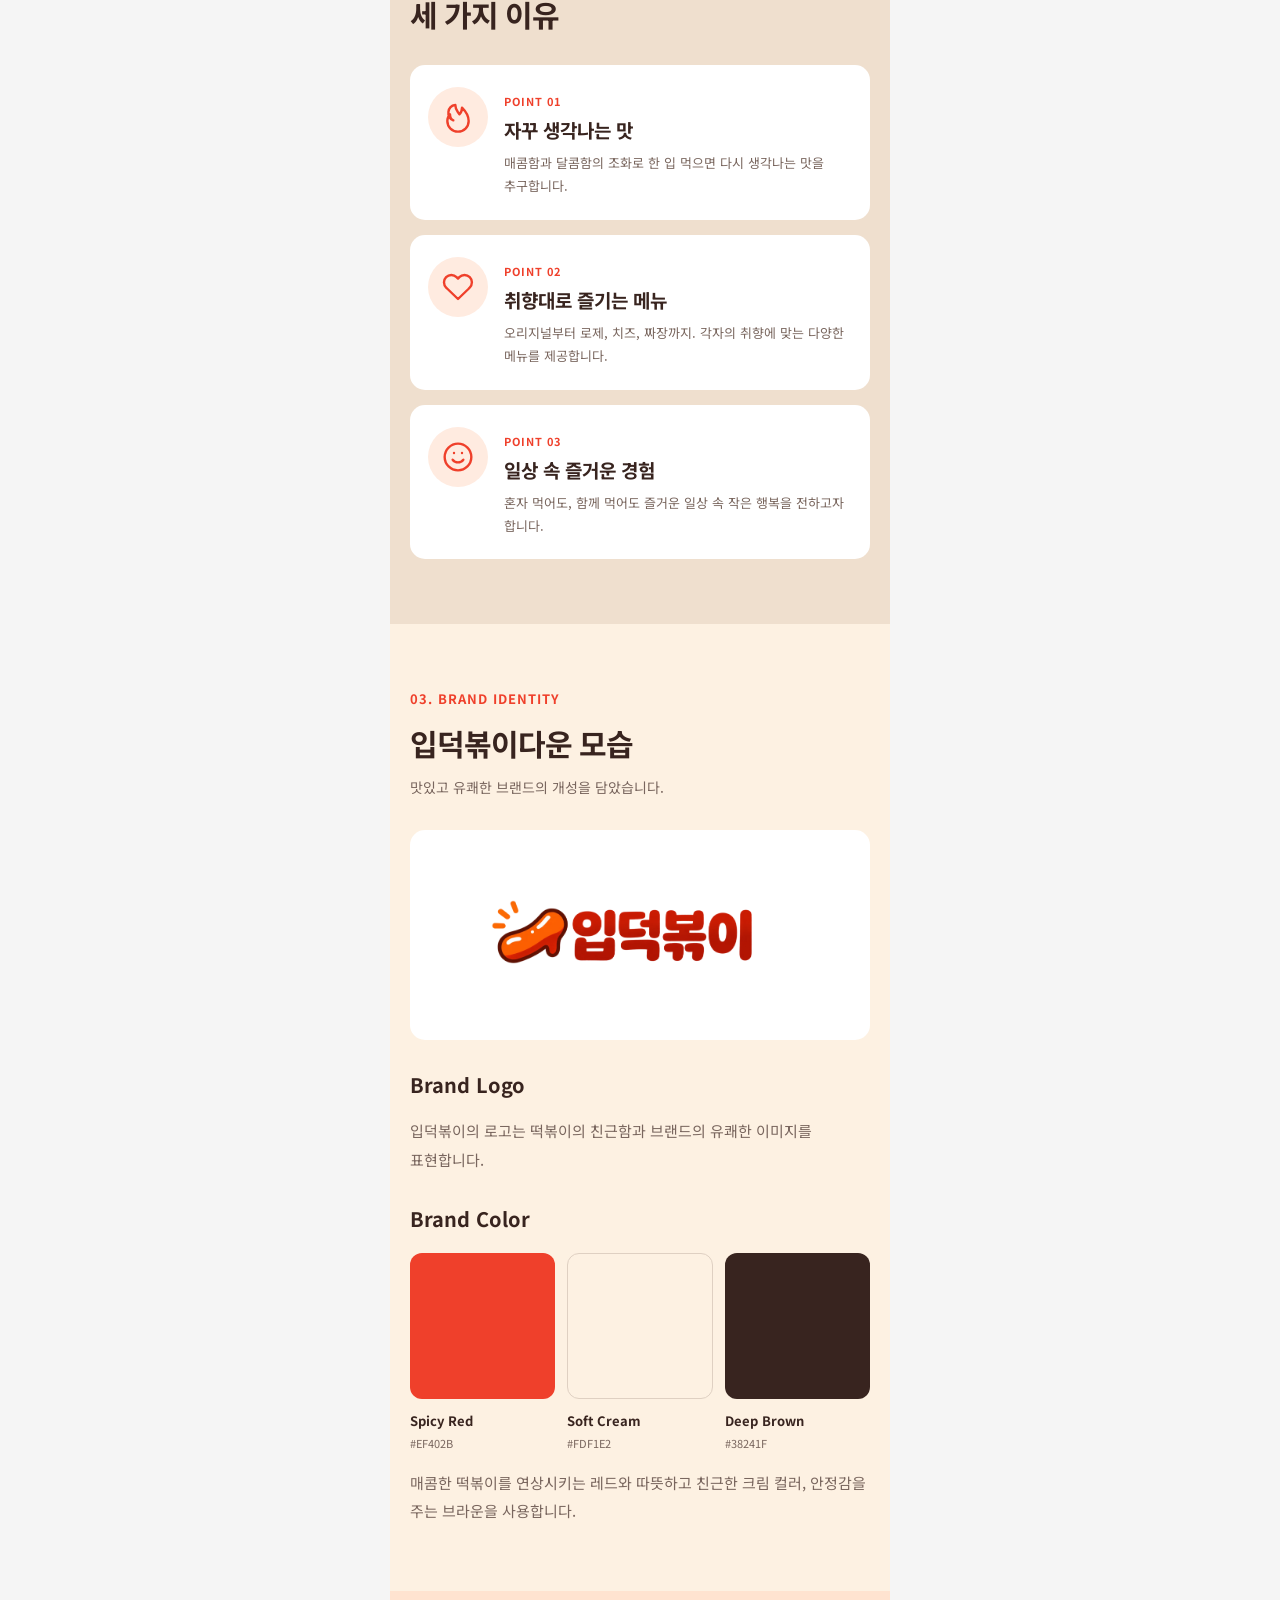
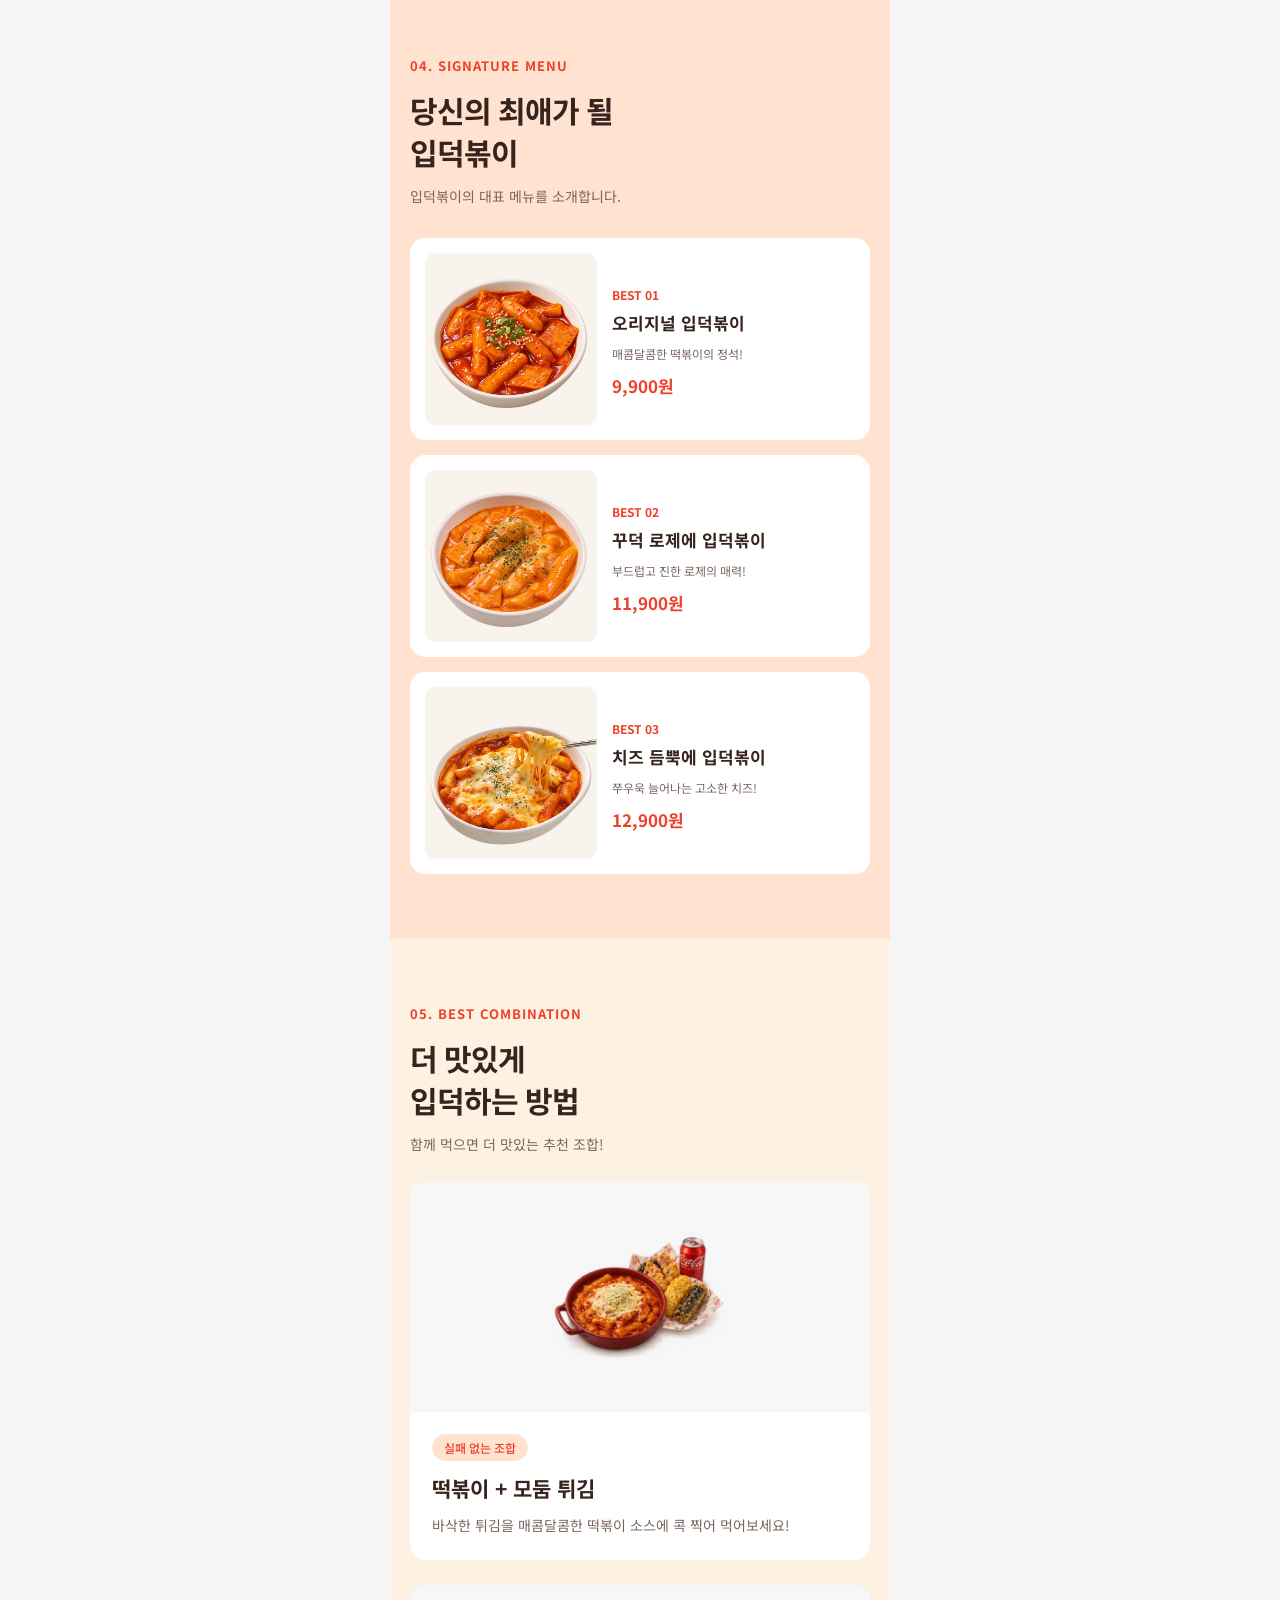
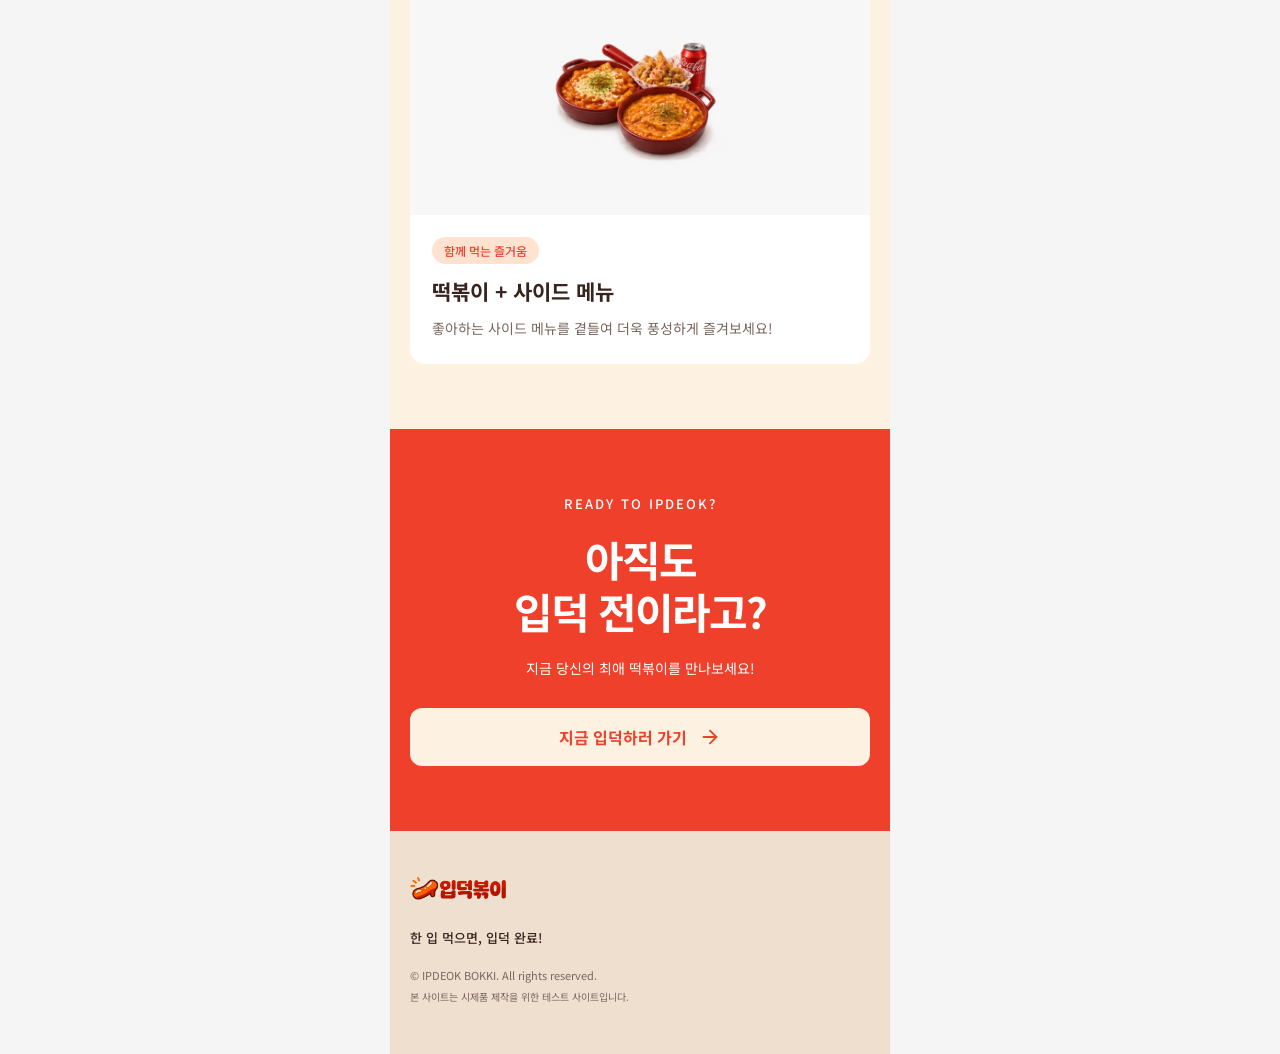
<file: sub/about/about.html>
<!DOCTYPE html>
<html lang="ko">

<head>
    <meta charset="UTF-8">
    <meta name="viewport" content="width=device-width, initial-scale=1.0">

    <title>브랜드 소개 | 입덕볶이</title>

    <link href="https://fonts.googleapis.com/css2?family=Noto+Sans+KR:wght@300;400;500;700&display=swap" rel="stylesheet">

    <link rel="stylesheet" href="css/about.css">
</head>

<body>

    <div class="container">

        <!-- 헤더 -->

        <header class="header">

            <a href="../../index.html" class="back-button" aria-label="홈으로 돌아가기">
                <svg width="26" height="26" viewBox="0 0 24 24"
                    fill="none" stroke="currentColor" stroke-width="2"
                    stroke-linecap="round" stroke-linejoin="round">
                    <path d="m15 18-6-6 6-6"/>
                </svg>
            </a>

            <a href="../../index.html" class="logo">
                <img src="../../img/logo.png" alt="입덕볶이 로고">
            </a>

            <button class="menu-button" id="menuOpen" aria-label="메뉴 열기">
                <svg width="28" height="28" viewBox="0 0 24 24"
                    fill="none" stroke="currentColor" stroke-width="2"
                    stroke-linecap="round">
                    <path d="M4 6h16"/>
                    <path d="M4 12h16"/>
                    <path d="M4 18h16"/>
                </svg>
            </button>

        </header>


        <!-- 햄버거 메뉴 -->

        <div class="menu-layer" id="menuLayer">

            <div class="menu-overlay" id="menuOverlay"></div>

            <nav class="side-menu">

                <div class="side-menu-header">

                    <button id="menuClose" aria-label="메뉴 닫기">
                        <svg width="28" height="28" viewBox="0 0 24 24"
                            fill="none" stroke="currentColor" stroke-width="2"
                            stroke-linecap="round">
                            <path d="M18 6 6 18"/>
                            <path d="m6 6 12 12"/>
                        </svg>
                    </button>

                </div>

                <ul class="side-menu-list">

                    <li><a href="../lists/lists.html">떡볶이 메뉴</a></li>

                    <li><a href="../about/about.html">소개</a></li>

                    <li><a href="../community/community.html">커뮤니티</a></li>

                    <li><a href="../mypage/mypage.html">마이페이지</a></li>


                    <li><a href="../login/login.html">로그인</a></li>

                </ul>

            </nav>

        </div>


        <!-- SECTION 01. 메인 비주얼 -->

        <section class="hero">

            <div class="hero-text">

                <p class="hero-label">ABOUT IPDEOK BOKKI</p>

                <h1>
                    한 입 먹으면,<br>
                    입덕 완료!
                </h1>

                <p class="hero-description">
                    당신의 새로운 최애 떡볶이
                </p>

            </div>

            <img class="hero-image"
                src="../../img/main.webp"
                alt="입덕볶이 대표 떡볶이">

        </section>


        <!-- SECTION 02. 브랜드 스토리 -->

        <section class="section brand-story">

            <p class="section-label">01. BRAND STORY</p>

            <h2>
                우리는 왜<br>
                떡볶이에 입덕했을까?
            </h2>

            <div class="story-image">
                <img src="../../img/basic.webp" alt="오리지널 입덕볶이">
            </div>

            <p class="body-text">
                기분 좋은 날에도, 지친 하루의 끝에도
                자연스럽게 생각나는 음식, 떡볶이.
            </p>

            <p class="body-text">
                입덕볶이는 누구에게나 익숙한 떡볶이를
                조금 더 특별하고 즐겁게 경험할 수 있도록
                시작된 브랜드입니다.
            </p>

            <p class="body-text">
                좋아하는 것에 푹 빠지는 순간을 뜻하는 '입덕'과
                '떡볶이'를 결합하여, 한 번 맛보면
                다시 찾고 싶은 브랜드라는 의미를 담았습니다.
            </p>

            <div class="story-quote">
                평범한 한 끼가 아닌,<br>
                좋아하는 순간을 만들어갑니다.
            </div>

        </section>


        <!-- SECTION 03. 브랜드 특징 -->

        <section class="section brand-values">

            <p class="section-label">02. OUR VALUES</p>

            <h2>
                입덕할 수밖에 없는<br>
                세 가지 이유
            </h2>

            <div class="value-list">

                <article class="value-card">

                    <div class="value-icon">
                        <svg width="32" height="32" viewBox="0 0 24 24"
                            fill="none" stroke="currentColor" stroke-width="1.8"
                            stroke-linecap="round" stroke-linejoin="round">
                            <path d="M8.5 14.5A6 6 0 0 1 10 3c0 4 2 5 3 7 1-1 2-3 2-5 3 3 5 6 5 10a8 8 0 0 1-16 0c0-2 1-4 2-5 0 2 1 4 2.5 4.5Z"/>
                        </svg>
                    </div>

                    <div>
                        <span class="value-number">POINT 01</span>
                        <h3>자꾸 생각나는 맛</h3>
                        <p>
                            매콤함과 달콤함의 조화로
                            한 입 먹으면 다시 생각나는 맛을 추구합니다.
                        </p>
                    </div>

                </article>

                <article class="value-card">

                    <div class="value-icon">
                        <svg width="32" height="32" viewBox="0 0 24 24"
                            fill="none" stroke="currentColor" stroke-width="1.8"
                            stroke-linecap="round" stroke-linejoin="round">
                            <path d="M20.8 4.6a5.5 5.5 0 0 0-7.8 0L12 5.7l-1.1-1.1a5.5 5.5 0 0 0-7.8 7.8l1.1 1.1L12 21l7.8-7.5 1-1.1a5.5 5.5 0 0 0 0-7.8Z"/>
                        </svg>
                    </div>

                    <div>
                        <span class="value-number">POINT 02</span>
                        <h3>취향대로 즐기는 메뉴</h3>
                        <p>
                            오리지널부터 로제, 치즈, 짜장까지.
                            각자의 취향에 맞는 다양한 메뉴를 제공합니다.
                        </p>
                    </div>

                </article>

                <article class="value-card">

                    <div class="value-icon">
                        <svg width="32" height="32" viewBox="0 0 24 24"
                            fill="none" stroke="currentColor" stroke-width="1.8"
                            stroke-linecap="round" stroke-linejoin="round">
                            <circle cx="12" cy="12" r="10"/>
                            <path d="M8 14s1.5 2 4 2 4-2 4-2"/>
                            <path d="M9 9h.01M15 9h.01"/>
                        </svg>
                    </div>

                    <div>
                        <span class="value-number">POINT 03</span>
                        <h3>일상 속 즐거운 경험</h3>
                        <p>
                            혼자 먹어도, 함께 먹어도 즐거운
                            일상 속 작은 행복을 전하고자 합니다.
                        </p>
                    </div>

                </article>

            </div>

        </section>


        <!-- SECTION 04. 브랜드 아이덴티티 -->

        <section class="section brand-identity">

            <p class="section-label">03. BRAND IDENTITY</p>

            <h2>입덕볶이다운 모습</h2>

            <p class="section-description">
                맛있고 유쾌한 브랜드의 개성을 담았습니다.
            </p>

            <div class="identity-logo">

                <img src="../../img/logo.png" alt="입덕볶이 브랜드 로고">

            </div>

            <h3 class="identity-title">Brand Logo</h3>

            <p class="body-text">
                입덕볶이의 로고는 떡볶이의 친근함과
                브랜드의 유쾌한 이미지를 표현합니다.
            </p>

            <h3 class="identity-title">Brand Color</h3>

            <div class="color-list">

                <div class="color-item">
                    <div class="color-chip red"></div>
                    <strong>Spicy Red</strong>
                    <span>#EF402B</span>
                </div>

                <div class="color-item">
                    <div class="color-chip cream"></div>
                    <strong>Soft Cream</strong>
                    <span>#FDF1E2</span>
                </div>

                <div class="color-item">
                    <div class="color-chip brown"></div>
                    <strong>Deep Brown</strong>
                    <span>#38241F</span>
                </div>

            </div>

            <p class="body-text">
                매콤한 떡볶이를 연상시키는 레드와
                따뜻하고 친근한 크림 컬러,
                안정감을 주는 브라운을 사용합니다.
            </p>

        </section>


        <!-- SECTION 05. 대표 메뉴 -->

        <section class="section signature">

            <p class="section-label">04. SIGNATURE MENU</p>

            <h2>
                당신의 최애가 될<br>
                입덕볶이
            </h2>

            <p class="section-description">
                입덕볶이의 대표 메뉴를 소개합니다.
            </p>

            <div class="signature-list">

                <a class="signature-card"
                    href="../detail/detail.html?category=main&item=0">

                    <div class="signature-image">
                        <img src="../../img/basic.webp" alt="오리지널 떡볶이">
                    </div>

                    <div class="signature-info">
                        <span>BEST 01</span>
                        <h3>오리지널 입덕볶이</h3>
                        <p>매콤달콤한 떡볶이의 정석!</p>
                        <strong>9,900원</strong>
                    </div>

                </a>

                <a class="signature-card"
                    href="../detail/detail.html?category=main&item=1">

                    <div class="signature-image">
                        <img src="../../img/rose.webp" alt="로제 떡볶이">
                    </div>

                    <div class="signature-info">
                        <span>BEST 02</span>
                        <h3>꾸덕 로제에 입덕볶이</h3>
                        <p>부드럽고 진한 로제의 매력!</p>
                        <strong>11,900원</strong>
                    </div>

                </a>

                <a class="signature-card"
                    href="../detail/detail.html?category=main&item=3">

                    <div class="signature-image">
                        <img src="../../img/cheese.webp" alt="치즈 떡볶이">
                    </div>

                    <div class="signature-info">
                        <span>BEST 03</span>
                        <h3>치즈 듬뿍에 입덕볶이</h3>
                        <p>쭈우욱 늘어나는 고소한 치즈!</p>
                        <strong>12,900원</strong>
                    </div>

                </a>

            </div>

        </section>


        <!-- SECTION 06. 추천 조합 -->

        <section class="section combination">

            <p class="section-label">05. BEST COMBINATION</p>

            <h2>
                더 맛있게<br>
                입덕하는 방법
            </h2>

            <p class="section-description">
                함께 먹으면 더 맛있는 추천 조합!
            </p>

            <article class="combination-card">

                <div class="combination-image">
                    <img src="../lists/img/set01.webp" alt="떡볶이와 모둠 튀김">
                </div>

                <div class="combination-info">

                    <span class="combination-tag">실패 없는 조합</span>

                    <h3>떡볶이 + 모둠 튀김</h3>

                    <p>
                        바삭한 튀김을 매콤달콤한 떡볶이
                        소스에 콕 찍어 먹어보세요!
                    </p>

                </div>

            </article>

            <article class="combination-card">

                <div class="combination-image">
                    <img src="../lists/img/set02.webp" alt="떡볶이와 사이드 메뉴 세트">
                </div>

                <div class="combination-info">

                    <span class="combination-tag">함께 먹는 즐거움</span>

                    <h3>떡볶이 + 사이드 메뉴</h3>

                    <p>
                        좋아하는 사이드 메뉴를 곁들여
                        더욱 풍성하게 즐겨보세요!
                    </p>

                </div>

            </article>

        </section>


        <!-- SECTION 07. 주문 유도 배너 -->

        <section class="order-banner">

            <p>READY TO IPDEOK?</p>

            <h2>
                아직도<br>
                입덕 전이라고?
            </h2>

            <span>
                지금 당신의 최애 떡볶이를 만나보세요!
            </span>

            <a href="../lists/lists.html" class="order-button">
                지금 입덕하러 가기
                <svg width="22" height="22" viewBox="0 0 24 24"
                    fill="none" stroke="currentColor" stroke-width="2"
                    stroke-linecap="round" stroke-linejoin="round">
                    <path d="M5 12h14"/>
                    <path d="m12 5 7 7-7 7"/>
                </svg>
            </a>

        </section>


        <!-- 푸터 -->

        <footer class="footer">

            <img src="../../img/logo.png" alt="입덕볶이 로고">

            <p>한 입 먹으면, 입덕 완료!</p>

            <p class="copyright">
                © IPDEOK BOKKI. All rights reserved.
            </p>

            <small>
                본 사이트는 시제품 제작을 위한 테스트 사이트입니다.
            </small>

        </footer>

    </div>


    <!-- JavaScript -->

    <script>

        const menuOpen = document.getElementById('menuOpen');
        const menuClose = document.getElementById('menuClose');
        const menuLayer = document.getElementById('menuLayer');
        const menuOverlay = document.getElementById('menuOverlay');

        menuOpen.addEventListener('click', function () {

            menuLayer.classList.add('active');

            document.body.style.overflow = 'hidden';

        });

        function closeMenu() {

            menuLayer.classList.remove('active');

            document.body.style.overflow = '';

        }

        menuClose.addEventListener('click', closeMenu);

        menuOverlay.addEventListener('click', closeMenu);

        document.addEventListener('keydown', function (event) {

            if (event.key === 'Escape') {

                closeMenu();

            }

        });

    </script>

</body>

</html>
</file>
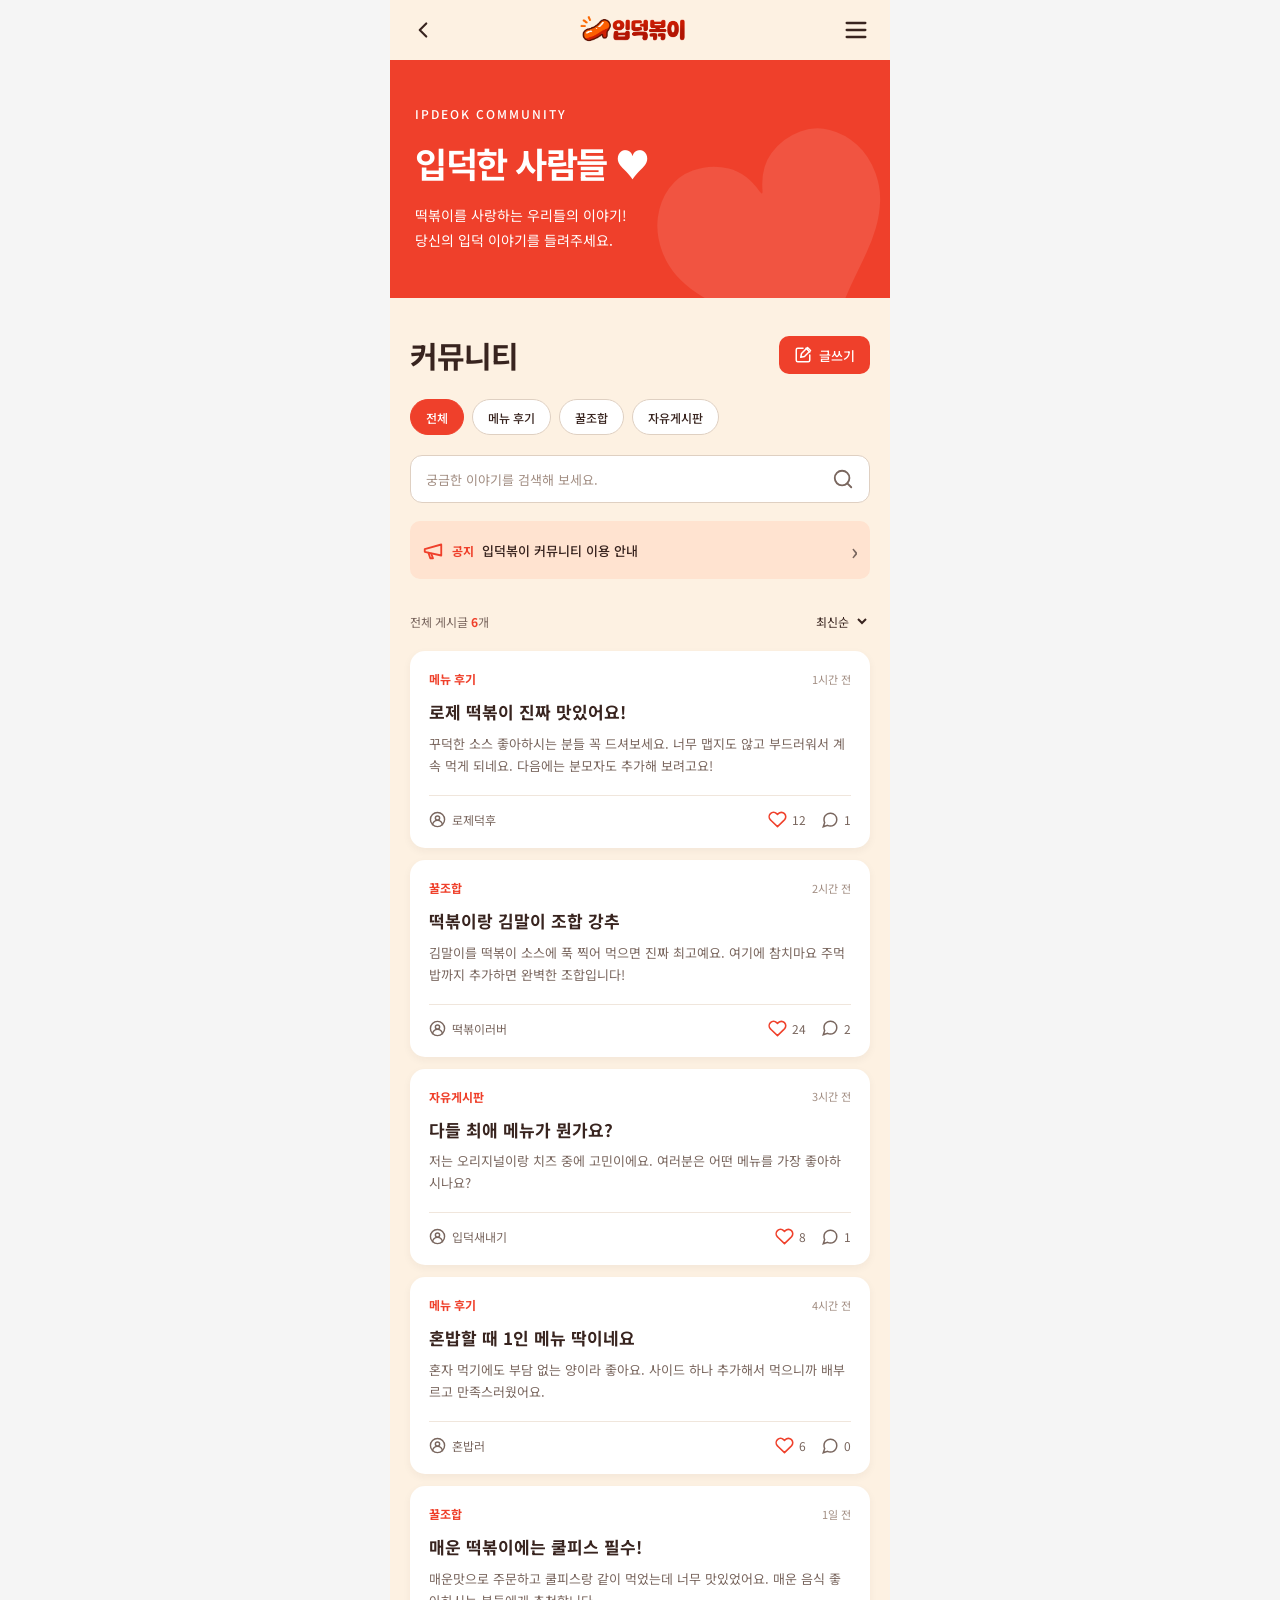
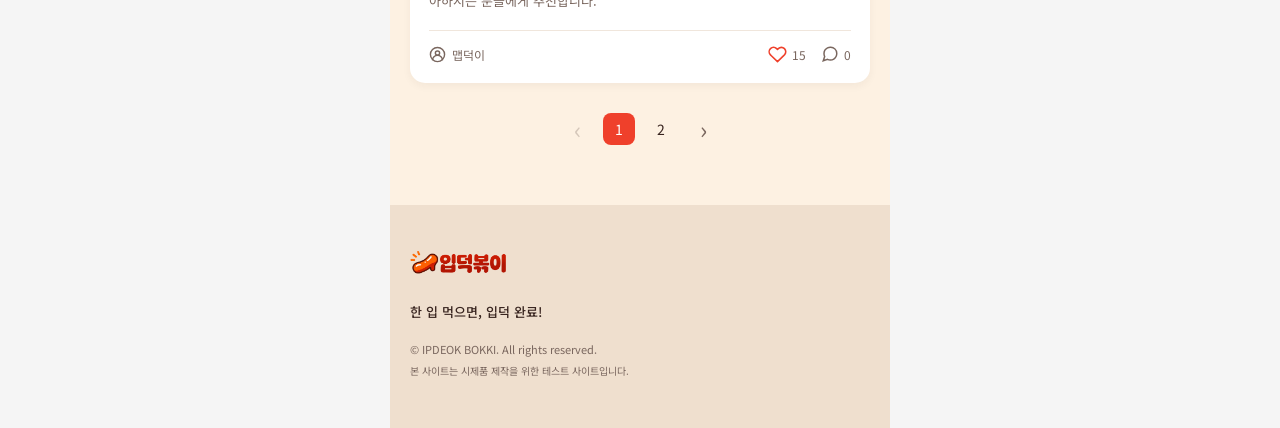
<file: sub/community/community.html>
<!DOCTYPE html>
<html lang="ko">

<head>
    <meta charset="UTF-8">
    <meta name="viewport" content="width=device-width, initial-scale=1.0">

    <title>커뮤니티 | 입덕볶이</title>

    <link href="https://fonts.googleapis.com/css2?family=Noto+Sans+KR:wght@300;400;500;700&display=swap" rel="stylesheet">

    <link rel="stylesheet" href="css/community.css">
</head>

<body>

    <div class="container">

        <!-- 헤더 -->

        <header class="header">

            <a href="../../index.html" class="back-button" aria-label="홈으로 이동">
                <svg width="26" height="26" viewBox="0 0 24 24"
                    fill="none" stroke="currentColor" stroke-width="2"
                    stroke-linecap="round" stroke-linejoin="round">
                    <path d="m15 18-6-6 6-6"/>
                </svg>
            </a>

            <a href="../../index.html" class="logo">
                <img src="../../img/logo.png" alt="입덕볶이 로고">
            </a>

            <button class="menu-button" id="menuOpen" aria-label="메뉴 열기">
                <svg width="28" height="28" viewBox="0 0 24 24"
                    fill="none" stroke="currentColor" stroke-width="2"
                    stroke-linecap="round">
                    <path d="M4 6h16"/>
                    <path d="M4 12h16"/>
                    <path d="M4 18h16"/>
                </svg>
            </button>

        </header>


        <!-- 햄버거 메뉴 -->

        <div class="menu-layer" id="menuLayer">

            <div class="menu-overlay" id="menuOverlay"></div>

            <nav class="side-menu">

                <div class="side-menu-header">

                    <button id="menuClose" aria-label="메뉴 닫기">
                        <svg width="28" height="28" viewBox="0 0 24 24"
                            fill="none" stroke="currentColor" stroke-width="2"
                            stroke-linecap="round">
                            <path d="M18 6 6 18"/>
                            <path d="m6 6 12 12"/>
                        </svg>
                    </button>

                </div>

                <ul class="side-menu-list">

                    <li><a href="../lists/lists.html">떡볶이 메뉴</a></li>

                    <li><a href="../about/about.html">소개</a></li>

                    <li><a href="../community/community.html">커뮤니티</a></li>

                   <li><a href="../mypage/mypage.html">마이페이지</a></li>


                    <li><a href="../login/login.html">로그인</a></li>

                </ul>

            </nav>

        </div>


        <!-- 커뮤니티 메인 배너 -->

        <section class="community-hero">

            <div class="hero-decoration">♥</div>

            <p class="hero-label">IPDEOK COMMUNITY</p>

            <h1>입덕한 사람들 ♥</h1>

            <p class="hero-description">
                떡볶이를 사랑하는 우리들의 이야기!
            </p>

            <p class="hero-description">
                당신의 입덕 이야기를 들려주세요.
            </p>

        </section>


        <!-- 커뮤니티 게시판 -->

        <main class="community-section">

            <div class="section-heading">

                <h2>커뮤니티</h2>

                <button class="write-button" id="writeOpen">

                    <svg width="18" height="18" viewBox="0 0 24 24"
                        fill="none" stroke="currentColor" stroke-width="2"
                        stroke-linecap="round" stroke-linejoin="round">
                        <path d="M12 3H5a2 2 0 0 0-2 2v14a2 2 0 0 0 2 2h14a2 2 0 0 0 2-2v-7"/>
                        <path d="m16 3 5 5"/>
                        <path d="m9 15 1-5L18 2l4 4-8 8-5 1Z"/>
                    </svg>

                    글쓰기

                </button>

            </div>


            <!-- 카테고리 -->

            <div class="category-list">

                <button class="category-button active" data-category="전체">
                    전체
                </button>

                <button class="category-button" data-category="메뉴 후기">
                    메뉴 후기
                </button>

                <button class="category-button" data-category="꿀조합">
                    꿀조합
                </button>

                <button class="category-button" data-category="자유게시판">
                    자유게시판
                </button>

            </div>


            <!-- 검색창 -->

            <div class="search-box">

                <input type="search"
                    id="searchInput"
                    placeholder="궁금한 이야기를 검색해 보세요."
                    aria-label="게시글 검색">

                <button id="searchButton" aria-label="검색">

                    <svg width="22" height="22" viewBox="0 0 24 24"
                        fill="none" stroke="currentColor" stroke-width="2"
                        stroke-linecap="round">
                        <circle cx="11" cy="11" r="8"/>
                        <path d="m21 21-4.3-4.3"/>
                    </svg>

                </button>

            </div>


            <!-- 공지사항 -->

            <button class="notice" id="noticeButton">

                <svg width="22" height="22" viewBox="0 0 24 24"
                    fill="none" stroke="currentColor" stroke-width="2"
                    stroke-linecap="round" stroke-linejoin="round">
                    <path d="m3 11 18-5v12L3 14v-3Z"/>
                    <path d="m7 15 2 6h3l-2-5"/>
                </svg>

                <strong>공지</strong>

                <span>입덕볶이 커뮤니티 이용 안내</span>

                <span class="notice-arrow">›</span>

            </button>


            <!-- 게시글 개수 및 정렬 -->

            <div class="board-toolbar">

                <p>
                    전체 게시글 <strong id="postCount">0</strong>개
                </p>

                <select id="sortSelect" aria-label="게시글 정렬">

                    <option value="latest">최신순</option>

                    <option value="popular">인기순</option>

                </select>

            </div>


            <!-- 게시글 목록 -->

            <div class="post-list" id="postList"></div>


            <!-- 페이지 번호 -->

            <div class="pagination" id="pagination"></div>

        </main>


        <!-- 글쓰기 팝업 -->

        <div class="popup-layer" id="writePopup">

            <div class="popup-panel">

                <div class="popup-header">

                    <h2>게시글 작성</h2>

                    <button class="close-button" data-close="writePopup">
                        ✕
                    </button>

                </div>

                <p class="popup-description">
                    당신의 입덕 이야기를 공유해 보세요!
                </p>

                <form id="writeForm">

                    <div class="input-group">

                        <label for="postCategory">카테고리</label>

                        <select id="postCategory" required>

                            <option value="">카테고리를 선택해 주세요.</option>

                            <option value="메뉴 후기">메뉴 후기</option>

                            <option value="꿀조합">꿀조합</option>

                            <option value="자유게시판">자유게시판</option>

                        </select>

                    </div>

                    <div class="input-group">

                        <label for="postAuthor">닉네임</label>

                        <input type="text"
                            id="postAuthor"
                            placeholder="닉네임을 입력해 주세요."
                            maxlength="15"
                            required>

                    </div>

                    <div class="input-group">

                        <label for="postTitle">제목</label>

                        <input type="text"
                            id="postTitle"
                            placeholder="제목을 입력해 주세요."
                            maxlength="60"
                            required>

                    </div>

                    <div class="input-group">

                        <label for="postContent">내용</label>

                        <textarea id="postContent"
                            placeholder="내용을 입력해 주세요."
                            rows="7"
                            maxlength="1000"
                            required></textarea>

                    </div>

                    <button type="submit" class="submit-button">
                        게시글 등록하기
                    </button>

                </form>

            </div>

        </div>


        <!-- 게시글 상세 팝업 -->

        <div class="popup-layer" id="detailPopup">

            <div class="popup-panel">

                <div class="popup-header">

                    <h2>입덕 이야기</h2>

                    <button class="close-button" data-close="detailPopup">
                        ✕
                    </button>

                </div>

                <div id="postDetail"></div>

            </div>

        </div>


        <!-- 공지사항 팝업 -->

        <div class="popup-layer" id="noticePopup">

            <div class="popup-panel">

                <div class="popup-header">

                    <h2>공지사항</h2>

                    <button class="close-button" data-close="noticePopup">
                        ✕
                    </button>

                </div>

                <div class="notice-content">

                    <span class="post-category">NOTICE</span>

                    <h3>입덕볶이 커뮤니티 이용 안내</h3>

                    <p>
                        입덕볶이 커뮤니티에 오신 것을 환영합니다!
                        서로의 취향을 존중하며 즐거운 이야기를 나누어 주세요.
                    </p>

                    <ol>

                        <li>다른 이용자를 존중해 주세요.</li>

                        <li>욕설 및 비방은 삼가 주세요.</li>

                        <li>광고성 게시글은 작성하지 말아 주세요.</li>

                        <li>개인정보가 포함된 글은 작성하지 말아 주세요.</li>

                        <li>메뉴 후기와 맛있는 조합을 자유롭게 공유해 주세요.</li>

                    </ol>

                    <p>즐거운 입덕 생활을 함께 만들어가요! ♥</p>

                </div>

                <button class="submit-button" data-close="noticePopup">
                    확인
                </button>

            </div>

        </div>


        <!-- 등록 완료 알림 -->

        <div class="toast" id="toast" role="status"></div>


        <!-- 푸터 -->

        <footer class="footer">

            <img src="../../img/logo.png" alt="입덕볶이 로고">

            <p>한 입 먹으면, 입덕 완료!</p>

            <p class="copyright">
                © IPDEOK BOKKI. All rights reserved.
            </p>

            <small>
                본 사이트는 시제품 제작을 위한 테스트 사이트입니다.
            </small>

        </footer>

    </div>


    <!-- JavaScript -->

    <script>

        /* ==========================
           햄버거 메뉴
        ========================== */

        const menuOpen = document.getElementById('menuOpen');
        const menuClose = document.getElementById('menuClose');
        const menuLayer = document.getElementById('menuLayer');
        const menuOverlay = document.getElementById('menuOverlay');

        menuOpen.addEventListener('click', function () {

            menuLayer.classList.add('active');
            document.body.style.overflow = 'hidden';

        });

        function closeMenu() {

            menuLayer.classList.remove('active');
            document.body.style.overflow = '';

        }

        menuClose.addEventListener('click', closeMenu);
        menuOverlay.addEventListener('click', closeMenu);


        /* ==========================
           기본 게시글 데이터
        ========================== */

        const now = Date.now();

        const defaultPosts = [

            {
                id: 1,
                category: '메뉴 후기',
                title: '로제 떡볶이 진짜 맛있어요!',
                content: '꾸덕한 소스 좋아하시는 분들 꼭 드셔보세요. 너무 맵지도 않고 부드러워서 계속 먹게 되네요. 다음에는 분모자도 추가해 보려고요!',
                author: '로제덕후',
                date: now - 3600000,
                likes: 12,
                liked: false,
                comments: [
                    {
                        author: '떡볶이러버',
                        content: '저도 로제가 최애예요!'
                    }
                ]
            },

            {
                id: 2,
                category: '꿀조합',
                title: '떡볶이랑 김말이 조합 강추',
                content: '김말이를 떡볶이 소스에 푹 찍어 먹으면 진짜 최고예요. 여기에 참치마요 주먹밥까지 추가하면 완벽한 조합입니다!',
                author: '떡볶이러버',
                date: now - 7200000,
                likes: 24,
                liked: false,
                comments: [
                    {
                        author: '입덕새내기',
                        content: '다음에 이렇게 먹어봐야겠어요!'
                    },
                    {
                        author: '튀김덕후',
                        content: '김말이는 필수죠!'
                    }
                ]
            },

            {
                id: 3,
                category: '자유게시판',
                title: '다들 최애 메뉴가 뭔가요?',
                content: '저는 오리지널이랑 치즈 중에 고민이에요. 여러분은 어떤 메뉴를 가장 좋아하시나요?',
                author: '입덕새내기',
                date: now - 10800000,
                likes: 8,
                liked: false,
                comments: [
                    {
                        author: '치즈러버',
                        content: '저는 무조건 치즈요!'
                    }
                ]
            },

            {
                id: 4,
                category: '메뉴 후기',
                title: '혼밥할 때 1인 메뉴 딱이네요',
                content: '혼자 먹기에도 부담 없는 양이라 좋아요. 사이드 하나 추가해서 먹으니까 배부르고 만족스러웠어요.',
                author: '혼밥러',
                date: now - 14400000,
                likes: 6,
                liked: false,
                comments: []
            },

            {
                id: 5,
                category: '꿀조합',
                title: '매운 떡볶이에는 쿨피스 필수!',
                content: '매운맛으로 주문하고 쿨피스랑 같이 먹었는데 너무 맛있었어요. 매운 음식 좋아하시는 분들에게 추천합니다.',
                author: '맵덕이',
                date: now - 86400000,
                likes: 15,
                liked: false,
                comments: []
            },

            {
                id: 6,
                category: '자유게시판',
                title: '오늘도 떡볶이 먹을 사람?',
                content: '점심에 먹었는데 저녁에도 생각나는 입덕볶이. 저만 이런가요?',
                author: '입덕완료',
                date: now - 172800000,
                likes: 9,
                liked: false,
                comments: []
            }

        ];


        /* ==========================
           게시글 저장 및 불러오기
        ========================== */

        const storageKey = 'ipdeokCommunityPosts';

        let posts;

        try {

            const savedPosts = localStorage.getItem(storageKey);

            posts = savedPosts
                ? JSON.parse(savedPosts)
                : defaultPosts;

            if (!Array.isArray(posts)) {
                posts = defaultPosts;
            }

        } catch (error) {

            posts = defaultPosts;

        }

        function savePosts() {

            localStorage.setItem(
                storageKey,
                JSON.stringify(posts)
            );

        }

        savePosts();


        /* ==========================
           게시판 기본 설정
        ========================== */

        let currentCategory = '전체';
        let currentSearch = '';
        let currentSort = 'latest';
        let currentPage = 1;

        const postsPerPage = 5;

        const postList = document.getElementById('postList');
        const postCount = document.getElementById('postCount');
        const pagination = document.getElementById('pagination');

        const searchInput = document.getElementById('searchInput');
        const searchButton = document.getElementById('searchButton');
        const sortSelect = document.getElementById('sortSelect');


        /* 사용자 입력 안전하게 표시 */

        function escapeHTML(value) {

            return String(value).replace(/[&<>"']/g, function (character) {

                const symbols = {
                    '&': '&amp;',
                    '<': '&lt;',
                    '>': '&gt;',
                    '"': '&quot;',
                    "'": '&#39;'
                };

                return symbols[character];

            });

        }


        /* 게시글 작성 시간 표시 */

        function formatDate(date) {

            const difference = Math.max(0, Date.now() - date);

            const minutes = Math.floor(difference / 60000);
            const hours = Math.floor(minutes / 60);
            const days = Math.floor(hours / 24);

            if (minutes < 1) return '방금 전';
            if (minutes < 60) return minutes + '분 전';
            if (hours < 24) return hours + '시간 전';

            return days + '일 전';

        }


        /* ==========================
           게시글 목록 표시
        ========================== */

        function showPosts() {

            let filteredPosts = posts.filter(function (post) {

                const categoryMatch =
                    currentCategory === '전체' ||
                    post.category === currentCategory;

                const keyword = currentSearch.toLowerCase();

                const searchMatch =
                    post.title.toLowerCase().includes(keyword) ||
                    post.content.toLowerCase().includes(keyword);

                return categoryMatch && searchMatch;

            });


            /* 정렬 */

            filteredPosts.sort(function (a, b) {

                if (currentSort === 'popular') {

                    return b.likes - a.likes || b.date - a.date;

                }

                return b.date - a.date;

            });

            postCount.textContent = filteredPosts.length;


            /* 페이지 나누기 */

            const totalPages = Math.max(
                1,
                Math.ceil(filteredPosts.length / postsPerPage)
            );

            currentPage = Math.min(currentPage, totalPages);

            const start = (currentPage - 1) * postsPerPage;

            const visiblePosts = filteredPosts.slice(
                start,
                start + postsPerPage
            );

            postList.innerHTML = '';


            /* 검색 결과가 없는 경우 */

            if (visiblePosts.length === 0) {

                postList.innerHTML = `
                    <div class="empty-post">
                        <span>♡</span>
                        <h3>게시글이 없어요.</h3>
                        <p>다른 검색어를 입력하거나<br>
                        새로운 이야기를 작성해 보세요!</p>
                    </div>
                `;

                pagination.innerHTML = '';

                return;

            }


            /* 게시글 카드 만들기 */

            visiblePosts.forEach(function (post) {

                const article = document.createElement('article');

                article.className = 'post-card';

                article.innerHTML = `

                    <button class="post-main"
                        onclick="openPost(${post.id})">

                        <div class="post-top">

                            <span class="post-category">
                                ${escapeHTML(post.category)}
                            </span>

                            <span class="post-date">
                                ${formatDate(post.date)}
                            </span>

                        </div>

                        <h3 class="post-title">
                            ${escapeHTML(post.title)}
                        </h3>

                        <p class="post-preview">
                            ${escapeHTML(post.content)}
                        </p>

                    </button>

                    <div class="post-bottom">

                        <div class="post-author">

                            <svg width="17" height="17" viewBox="0 0 24 24"
                                fill="none" stroke="currentColor" stroke-width="2">
                                <circle cx="12" cy="12" r="10"/>
                                <circle cx="12" cy="10" r="3"/>
                                <path d="M5 20a7 7 0 0 1 14 0"/>
                            </svg>

                            ${escapeHTML(post.author)}

                        </div>

                        <div class="post-actions">

                            <button class="like-button ${post.liked ? 'liked' : ''}"
                                aria-label="좋아요"
                                aria-pressed="${post.liked}"
                                onclick="toggleLike(${post.id})">

                                <svg width="19" height="19" viewBox="0 0 24 24"
                                    fill="none" stroke="currentColor" stroke-width="2"
                                    stroke-linejoin="round">
                                    <path d="M20.8 4.6a5.5 5.5 0 0 0-7.8 0L12 5.7l-1.1-1.1a5.5 5.5 0 0 0-7.8 7.8l1.1 1.1L12 21l7.8-7.5 1-1.1a5.5 5.5 0 0 0 0-7.8Z"/>
                                </svg>

                                ${post.likes}

                            </button>

                            <button class="comment-button"
                                aria-label="댓글 보기"
                                onclick="openPost(${post.id})">

                                <svg width="18" height="18" viewBox="0 0 24 24"
                                    fill="none" stroke="currentColor" stroke-width="2">
                                    <path d="M21 11.5a8.4 8.4 0 0 1-.9 3.8 8.5 8.5 0 0 1-7.6 4.7 8.4 8.4 0 0 1-3.8-.9L3 21l1.9-5.7a8.4 8.4 0 0 1-.9-3.8 8.5 8.5 0 0 1 4.7-7.6 8.4 8.4 0 0 1 3.8-.9h.5a8.5 8.5 0 0 1 8 8v.5Z"/>
                                </svg>

                                ${post.comments.length}

                            </button>

                        </div>

                    </div>

                `;

                postList.appendChild(article);

            });

            showPagination(totalPages);

        }


        /* ==========================
           페이지 번호
        ========================== */

        function showPagination(totalPages) {

            pagination.innerHTML = '';

            const prevButton = document.createElement('button');

            prevButton.textContent = '‹';
            prevButton.className = 'page-arrow';
            prevButton.disabled = currentPage === 1;

            prevButton.addEventListener('click', function () {

                currentPage--;
                showPosts();

            });

            pagination.appendChild(prevButton);

            for (let i = 1; i <= totalPages; i++) {

                const button = document.createElement('button');

                button.textContent = i;

                button.className =
                    i === currentPage
                    ? 'page-number active'
                    : 'page-number';

                button.addEventListener('click', function () {

                    currentPage = i;
                    showPosts();

                });

                pagination.appendChild(button);

            }

            const nextButton = document.createElement('button');

            nextButton.textContent = '›';
            nextButton.className = 'page-arrow';
            nextButton.disabled = currentPage === totalPages;

            nextButton.addEventListener('click', function () {

                currentPage++;
                showPosts();

            });

            pagination.appendChild(nextButton);

        }


        /* ==========================
           카테고리 선택
        ========================== */

        const categoryButtons =
            document.querySelectorAll('.category-button');

        function selectCategory(category) {

            currentCategory = category;
            currentPage = 1;

            categoryButtons.forEach(function (button) {

                button.classList.toggle(
                    'active',
                    button.dataset.category === category
                );

            });

            showPosts();

        }

        categoryButtons.forEach(function (button) {

            button.addEventListener('click', function () {

                selectCategory(button.dataset.category);

            });

        });


        /* ==========================
           검색 및 정렬
        ========================== */

        function searchPosts() {

            currentSearch = searchInput.value.trim();
            currentPage = 1;

            showPosts();

        }

        searchButton.addEventListener('click', searchPosts);

        searchInput.addEventListener('input', searchPosts);

        sortSelect.addEventListener('change', function () {

            currentSort = sortSelect.value;
            currentPage = 1;

            showPosts();

        });


        /* ==========================
           팝업 열기 및 닫기
        ========================== */

        function openPopup(id) {

            document.getElementById(id).classList.add('active');

            document.body.style.overflow = 'hidden';

        }

        function closePopup(id) {

            document.getElementById(id).classList.remove('active');

            document.body.style.overflow = '';

        }

        document.querySelectorAll('[data-close]').forEach(function (button) {

            button.addEventListener('click', function () {

                closePopup(button.dataset.close);

            });

        });

        document.querySelectorAll('.popup-layer').forEach(function (popup) {

            popup.addEventListener('click', function (event) {

                if (event.target === popup) {

                    closePopup(popup.id);

                }

            });

        });

        document.addEventListener('keydown', function (event) {

            if (event.key === 'Escape') {

                closeMenu();

                document.querySelectorAll('.popup-layer.active')
                    .forEach(function (popup) {

                        closePopup(popup.id);

                    });

            }

        });


        /* ==========================
           공지사항
        ========================== */

        document.getElementById('noticeButton')
            .addEventListener('click', function () {

                openPopup('noticePopup');

            });


        /* ==========================
           글쓰기
        ========================== */

        const writeForm = document.getElementById('writeForm');

        document.getElementById('writeOpen')
            .addEventListener('click', function () {

                document.getElementById('postCategory').value =
                    currentCategory === '전체'
                    ? ''
                    : currentCategory;

                openPopup('writePopup');

            });

        writeForm.addEventListener('submit', function (event) {

            event.preventDefault();

            const category =
                document.getElementById('postCategory').value;

            const author =
                document.getElementById('postAuthor').value.trim();

            const title =
                document.getElementById('postTitle').value.trim();

            const content =
                document.getElementById('postContent').value.trim();

            if (!category || !author || !title || !content) {

                alert('모든 내용을 입력해 주세요.');

                return;

            }

            const newPost = {

                id: Date.now(),
                category: category,
                author: author,
                title: title,
                content: content,
                date: Date.now(),
                likes: 0,
                liked: false,
                comments: []

            };

            posts.unshift(newPost);

            savePosts();

            writeForm.reset();

            closePopup('writePopup');

            searchInput.value = '';
            currentSearch = '';

            sortSelect.value = 'latest';
            currentSort = 'latest';

            selectCategory('전체');

            showToast('게시글이 등록되었어요!');

        });


        /* ==========================
           좋아요
        ========================== */

        function toggleLike(id) {

            const post = posts.find(function (item) {

                return item.id === id;

            });

            if (!post) return;

            post.liked = !post.liked;

            if (post.liked) {

                post.likes++;

            } else {

                post.likes = Math.max(0, post.likes - 1);

            }

            savePosts();

            showPosts();

            if (document.getElementById('detailPopup')
                .classList.contains('active')) {

                renderPostDetail(id);

            }

        }


        /* ==========================
           게시글 상세 보기
        ========================== */

        function openPost(id) {

            renderPostDetail(id);

            openPopup('detailPopup');

        }

        function renderPostDetail(id) {

            const post = posts.find(function (item) {

                return item.id === id;

            });

            if (!post) return;

            const commentsHTML = post.comments.map(function (comment) {

                return `

                    <div class="comment-item">

                        <strong>${escapeHTML(comment.author)}</strong>

                        <p>${escapeHTML(comment.content)}</p>

                    </div>

                `;

            }).join('');

            document.getElementById('postDetail').innerHTML = `

                <div class="detail-content">

                    <span class="post-category">
                        ${escapeHTML(post.category)}
                    </span>

                    <h3 class="detail-title">
                        ${escapeHTML(post.title)}
                    </h3>

                    <div class="detail-meta">

                        <span>${escapeHTML(post.author)}</span>

                        <span>${formatDate(post.date)}</span>

                    </div>

                    <p class="detail-text">
                        ${escapeHTML(post.content)}
                    </p>

                    <button class="detail-like ${post.liked ? 'liked' : ''}"
                        onclick="toggleLike(${post.id})">

                        ${post.liked ? '♥' : '♡'}

                        좋아요 ${post.likes}

                    </button>

                </div>

                <div class="comment-section">

                    <h3>댓글 ${post.comments.length}</h3>

                    <div class="comment-list">

                        ${commentsHTML || '<p class="empty-comment">첫 번째 댓글을 남겨보세요!</p>'}

                    </div>

                    <form class="comment-form"
                        onsubmit="addComment(event, ${post.id})">

                        <input type="text"
                            id="commentAuthor"
                            placeholder="닉네임"
                            aria-label="댓글 닉네임"
                            maxlength="15"
                            required>

                        <textarea id="commentContent"
                            placeholder="댓글을 입력해 주세요."
                            aria-label="댓글 내용"
                            maxlength="300"
                            rows="3"
                            required></textarea>

                        <button type="submit" class="submit-button">
                            댓글 등록
                        </button>

                    </form>

                </div>

            `;

        }


        /* ==========================
           댓글 등록
        ========================== */

        function addComment(event, id) {

            event.preventDefault();

            const author =
                document.getElementById('commentAuthor').value.trim();

            const content =
                document.getElementById('commentContent').value.trim();

            if (!author || !content) return;

            const post = posts.find(function (item) {

                return item.id === id;

            });

            if (!post) return;

            post.comments.push({

                author: author,
                content: content

            });

            savePosts();

            renderPostDetail(id);

            showPosts();

            showToast('댓글이 등록되었어요!');

        }


        /* ==========================
           등록 완료 알림
        ========================== */

        let toastTimer;

        function showToast(message) {

            const toast = document.getElementById('toast');

            toast.textContent = message;

            toast.classList.add('show');

            clearTimeout(toastTimer);

            toastTimer = setTimeout(function () {

                toast.classList.remove('show');

            }, 1800);

        }


        /* 최초 실행 */

        showPosts();

    </script>

</body>

</html>
</file>
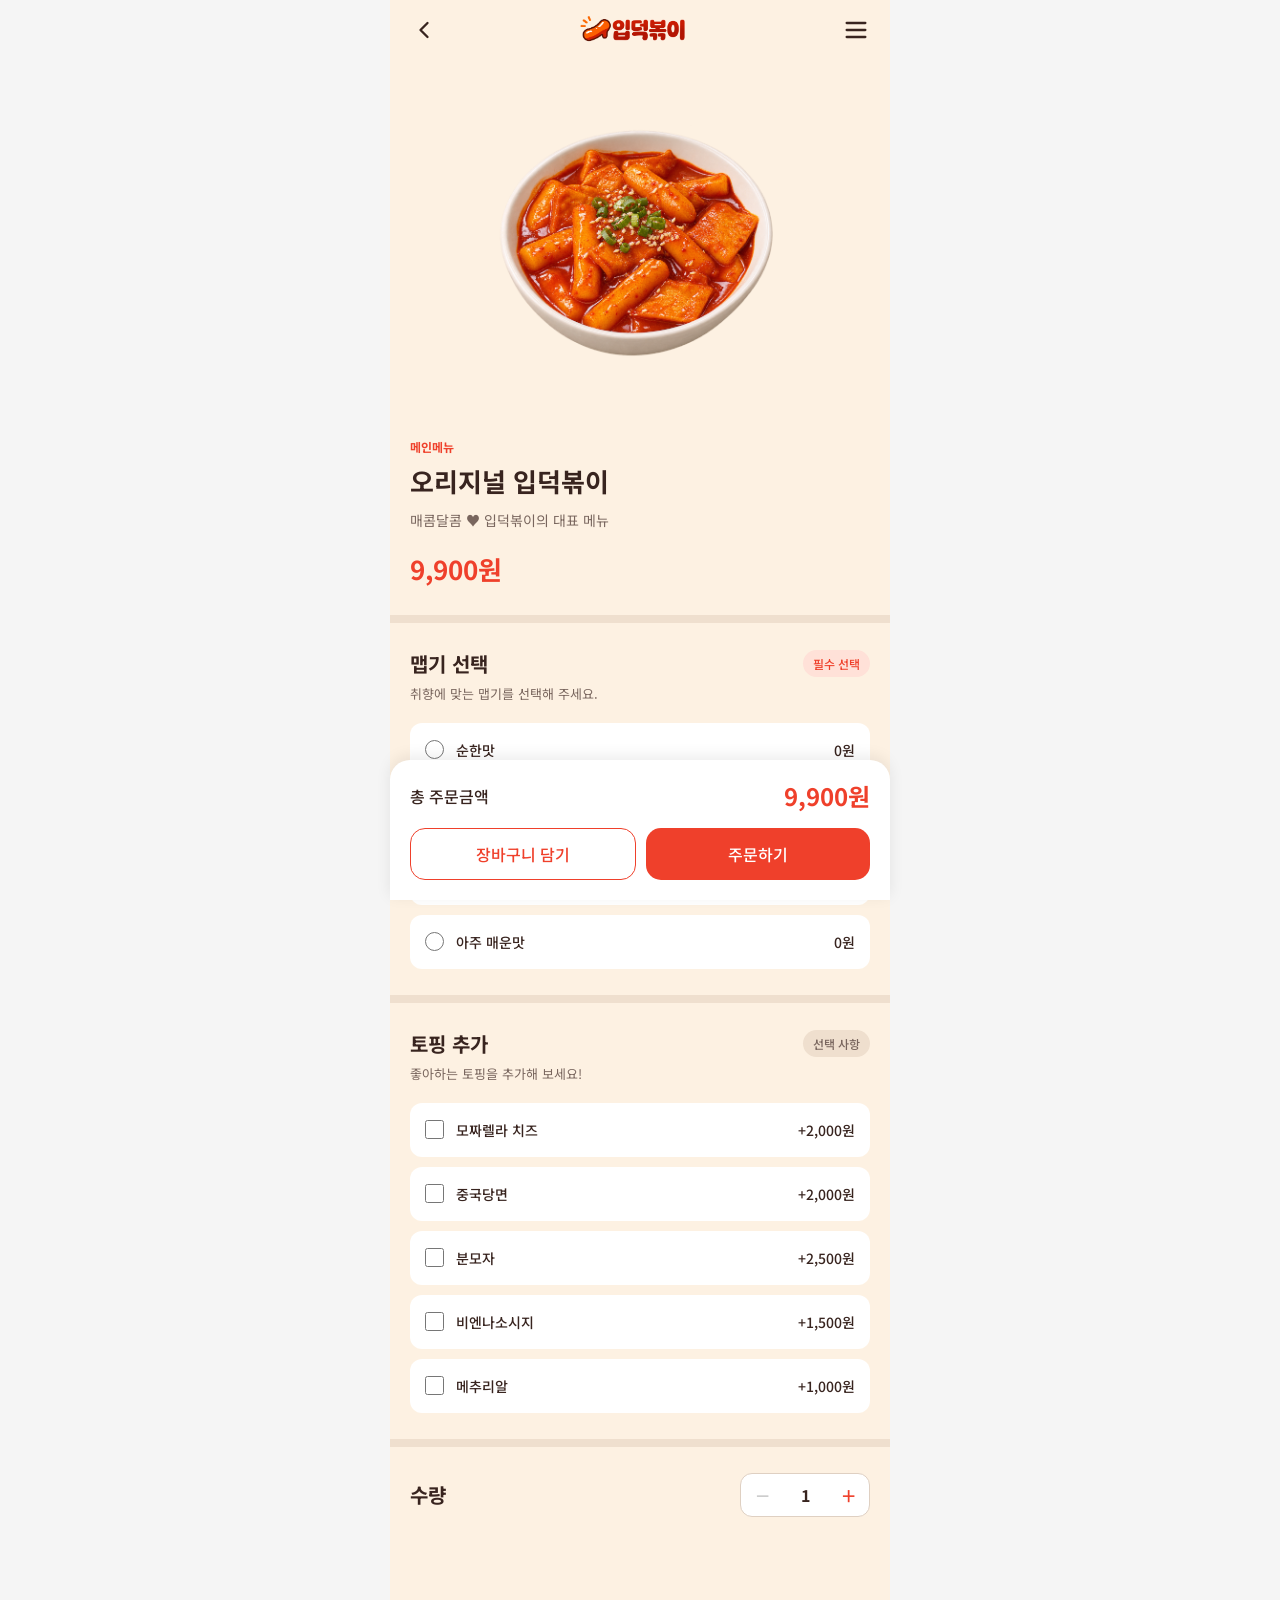
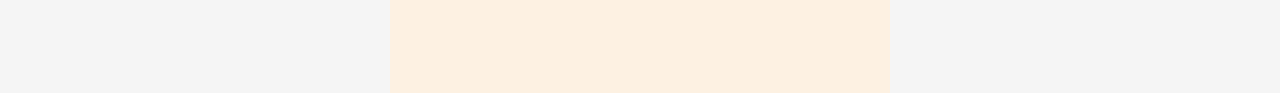
<file: sub/detail/detail.html>
<!DOCTYPE html>
<html lang="ko">
<head>
    <meta charset="UTF-8">
    <meta name="viewport" content="width=device-width, initial-scale=1.0">

    <title>입덕볶이 - 메뉴 상세</title>

    <link rel="preconnect" href="https://fonts.googleapis.com">
    <link rel="preconnect" href="https://fonts.gstatic.com" crossorigin>
    <link href="https://fonts.googleapis.com/css2?family=Noto+Sans+KR:wght@300;400;500;700&display=swap" rel="stylesheet">

    <link rel="stylesheet" href="css/detail.css">
</head>

<body>

    <div class="container">

        <!-- 헤더 -->
        <header class="header">

            <a href="../lists/lists.html" class="back-button" aria-label="뒤로가기">
                <svg width="28" height="28" viewBox="0 0 24 24"
                    fill="none" stroke="currentColor" stroke-width="2"
                    stroke-linecap="round" stroke-linejoin="round">
                    <path d="m15 18-6-6 6-6"/>
                </svg>
            </a>

            <a href="../../index.html" class="logo">
                <img src="../lists/img/logo.png" alt="입덕볶이">
            </a>

            <button class="menu-button" id="menuOpen" aria-label="메뉴 열기">
                <svg width="28" height="28" viewBox="0 0 24 24"
                    fill="none" stroke="currentColor" stroke-width="2"
                    stroke-linecap="round">
                    <path d="M4 6h16"/>
                    <path d="M4 12h16"/>
                    <path d="M4 18h16"/>
                </svg>
            </button>

        </header>


        <!-- 햄버거 슬라이드 메뉴 -->
        <div class="menu-layer" id="menuLayer">

            <div class="menu-overlay" id="menuOverlay"></div>

            <nav class="side-menu">

                <div class="side-menu-header">
                    <button id="menuClose" aria-label="메뉴 닫기">
                        <svg width="28" height="28" viewBox="0 0 24 24"
                            fill="none" stroke="currentColor" stroke-width="2"
                            stroke-linecap="round">
                            <path d="M18 6 6 18"/>
                            <path d="m6 6 12 12"/>
                        </svg>
                    </button>
                </div>

                <ul class="side-menu-list">


    <li>
        <a href="../lists/lists.html">떡볶이 메뉴</a>
    </li>

    <li>
        <a href="../about/about.html">소개</a>
    </li>

    <li>
        <a href="../community/community.html">커뮤니티</a>
    </li>

   <li><a href="../mypage/mypage.html">마이페이지</a></li>


    <li>
        <a href="../login/login.html">로그인</a>
    </li>

</ul>

            </nav>

        </div>


        <!-- 메뉴 대표 이미지 -->
        <section class="product-image">

            <img id="productImage" src="" alt="메뉴 이미지">

        </section>


        <!-- 메뉴 기본 정보 -->
        <section class="product-info">

            <p class="product-category" id="productCategory">
                메인메뉴
            </p>

            <h1 id="productName">오리지널 입덕볶이</h1>

            <p class="product-description" id="productDescription">
                매콤달콤 ♥ 입덕볶이의 대표 메뉴
            </p>

            <p class="product-price" id="productPrice">
                9,900원
            </p>

        </section>


        <!-- 맵기 선택 -->
        <section class="option-section" id="spicySection">

            <div class="section-title">

                <h2>맵기 선택</h2>

                <span class="required-label">필수 선택</span>

            </div>

            <p class="option-description">
                취향에 맞는 맵기를 선택해 주세요.
            </p>

            <div class="option-list">

                <label class="option-item">

                    <input type="radio" name="spicy" value="순한맛">

                    <span>순한맛</span>

                    <span class="option-price">0원</span>

                </label>

                <label class="option-item">

                    <input type="radio" name="spicy" value="보통맛" checked>

                    <span>보통맛</span>

                    <span class="option-price">0원</span>

                </label>

                <label class="option-item">

                    <input type="radio" name="spicy" value="매운맛">

                    <span>매운맛</span>

                    <span class="option-price">0원</span>

                </label>

                <label class="option-item">

                    <input type="radio" name="spicy" value="아주 매운맛">

                    <span>아주 매운맛</span>

                    <span class="option-price">0원</span>

                </label>

            </div>

        </section>


        <!-- 토핑 추가 -->
        <section class="option-section" id="toppingSection">

            <div class="section-title">

                <h2>토핑 추가</h2>

                <span class="optional-label">선택 사항</span>

            </div>

            <p class="option-description">
                좋아하는 토핑을 추가해 보세요!
            </p>

            <div class="option-list">

                <label class="option-item">

                    <input type="checkbox" name="topping"
                        value="모짜렐라 치즈" data-price="2000">

                    <span>모짜렐라 치즈</span>

                    <span class="option-price">+2,000원</span>

                </label>

                <label class="option-item">

                    <input type="checkbox" name="topping"
                        value="중국당면" data-price="2000">

                    <span>중국당면</span>

                    <span class="option-price">+2,000원</span>

                </label>

                <label class="option-item">

                    <input type="checkbox" name="topping"
                        value="분모자" data-price="2500">

                    <span>분모자</span>

                    <span class="option-price">+2,500원</span>

                </label>

                <label class="option-item">

                    <input type="checkbox" name="topping"
                        value="비엔나소시지" data-price="1500">

                    <span>비엔나소시지</span>

                    <span class="option-price">+1,500원</span>

                </label>

                <label class="option-item">

                    <input type="checkbox" name="topping"
                        value="메추리알" data-price="1000">

                    <span>메추리알</span>

                    <span class="option-price">+1,000원</span>

                </label>

            </div>

        </section>


        <!-- 수량 선택 -->
        <section class="quantity-section">

            <h2>수량</h2>

            <div class="quantity-box">

                <button id="minusButton" aria-label="수량 감소">−</button>

                <span id="quantity">1</span>

                <button id="plusButton" aria-label="수량 증가">+</button>

            </div>

        </section>


        <!-- 하단 고정 주문 영역 -->
        <footer class="order-footer">

            <div class="total-box">

                <span>총 주문금액</span>

                <strong id="totalPrice">9,900원</strong>

            </div>

            <div class="order-buttons">

                <button class="add-cart-button" id="addCart">
                    장바구니 담기
                </button>

                <button class="order-button" id="orderButton">
                    주문하기
                </button>

            </div>

        </footer>


        <!-- 장바구니 담기 완료 팝업 -->
        <div class="confirm-popup" id="confirmPopup">

            <div class="confirm-box">

                <div class="confirm-icon">

                    <svg width="36" height="36" viewBox="0 0 24 24"
                        fill="none" stroke="currentColor" stroke-width="2"
                        stroke-linecap="round" stroke-linejoin="round">
                        <path d="m20 6-11 11-5-5"/>
                    </svg>

                </div>

                <h2>장바구니에 담았어요!</h2>

                <p>다른 메뉴도 함께 입덕해 볼까요?</p>

                <div class="confirm-buttons">

                    <a href="../lists/lists.html" class="continue-button">
                        메뉴 더 보기
                    </a>

                    <a href="../lists/lists.html?cart=1" class="view-cart-button">
                        장바구니 보기
                    </a>

                </div>

            </div>

        </div>

    </div>


    <!-- JavaScript -->
    <script>

        // ==========================
        // 1. 메뉴 데이터
        // ==========================

        const menus = {

    main: [
        {
            name: "오리지널 입덕볶이",
            description: "매콤달콤 ♥ 입덕볶이의 대표 메뉴",
            price: 9900,
            image: "../../img/basic.webp"
        },
        {
            name: "꾸덕 로제에 입덕볶이",
            description: "꾸덕꾸덕 ♥ 부드럽고 진한 로제",
            price: 11900,
            image: "../../img/rose.webp"
        },
        {
            name: "매움에 입덕볶이",
            description: "아 매워 ♥ 스트레스 날려버리자",
            price: 11900,
            image: "../../img/spicy.webp"
        },
        {
            name: "치즈 듬뿍에 입덕볶이",
            description: "쭈우욱 ♥ 늘어나는 치즈가 가득",
            price: 12900,
            image: "../../img/cheese.webp"
        },
        {
            name: "짜장에 입덕볶이",
            description: "짜장에 퐁당 ♥ 밥 갖고온나",
            price: 11900,
            image: "../../img/jja.webp"
        },
        {
            name: "토핑 가득에 입덕볶이",
            description: "뭐부터 먹지 ♥ 먹을 것이 한가득",
            price: 13900,
            image: "../../img/toping.webp"
        }
    ],

    set: [
        {
            name: "입덕 세트",
            description: "떡볶이와 튀김의 완벽한 만남",
            price: 15900,
            image: "img/set01.webp"
        },
        {
            name: "친구랑 세트",
            description: "둘이 먹으면 두 배로 맛있어",
            price: 19900,
            image: "img/set02.webp"
        },
        {
            name: "모둠 튀김 세트",
            description: "바삭한 튀김을 한가득",
            price: 17900,
            image: "img/set03.webp"
        },
        {
            name: "패밀리 세트",
            description: "온 가족이 함께 입덕!",
            price: 29900,
            image: "img/set04.webp"
        }
    ],

    single: [
        {
            name: "1인 오리지널 입덕볶이",
            description: "혼자서도 맛있게 입덕 완료",
            price: 5900,
            image: "img/single01.webp"
        },
        {
            name: "1인 꾸덕 로제",
            description: "혼자 즐기는 꾸덕한 로제",
            price: 6900,
            image: "img/single02.webp"
        },
        {
            name: "1인 치즈 떡볶이",
            description: "혼자 먹어도 치즈는 듬뿍",
            price: 7900,
            image: "img/single03.webp"
        },
        {
            name: "1인 매운 떡볶이",
            description: "혼자서도 화끈하게!",
            price: 6900,
            image: "img/single04.webp"
        }
    ],

    side: [
        {
            name: "모둠 튀김",
            description: "바삭바삭 골라 먹는 재미",
            price: 4500,
            image: "img/side01.webp"
        },
        {
            name: "김말이",
            description: "떡볶이 국물에 콕!",
            price: 3000,
            image: "img/side02.webp"
        },
        {
            name: "찰순대",
            description: "쫄깃쫄깃 맛있는 순대",
            price: 4500,
            image: "img/side03.webp"
        },
        {
            name: "참치마요 주먹밥",
            description: "매울 때 한입씩 쏙",
            price: 3500,
            image: "img/side04.webp"
        },
        {
            name: "치즈볼",
            description: "겉은 바삭 속은 쫀득",
            price: 4000,
            image: "img/side05.webp"
        },
        {
            name: "꼬치 어묵",
            description: "따끈한 국물과 함께",
            price: 3000,
            image: "img/side06.webp"
        }
    ],

    drink: [
        {
            name: "콜라",
            description: "톡 쏘는 시원한 탄산",
            price: 2000,
            image: "img/drink01.webp"
        },
        {
            name: "사이다",
            description: "깔끔하고 시원하게",
            price: 2000,
            image: "img/drink02.webp"
        },
        {
            name: "쿨피스",
            description: "매운 떡볶이 필수템",
            price: 2500,
            image: "img/drink03.webp"
        },
        {
            name: "제로콜라",
            description: "가볍게 즐기는 탄산",
            price: 2000,
            image: "img/drink04.webp"
        }
    ]

};
        // 카테고리 이름
        const categoryNames = {
            main: "메인메뉴",
            set: "세트메뉴",
            single: "1인메뉴",
            side: "사이드",
            drink: "음료"
        };


        // ==========================
        // 2. 선택한 메뉴 불러오기
        // ==========================

        const params = new URLSearchParams(window.location.search);

        let category = params.get('category') || 'main';

        let itemIndex = Number(params.get('item') || 0);

        // 잘못된 주소로 접속했을 때 기본 메뉴 표시
        if (!Object.hasOwn(menus, category) ||
            !Number.isInteger(itemIndex) ||
            !menus[category][itemIndex]) {

            category = 'main';
            itemIndex = 0;

        }

        const product = menus[category][itemIndex];


        // 메뉴 정보 화면에 표시
        document.getElementById('productName').textContent =
            product.name;

        document.getElementById('productDescription').textContent =
            product.description;

        document.getElementById('productPrice').textContent =
            product.price.toLocaleString() + '원';

        document.getElementById('productCategory').textContent =
            categoryNames[category];

        document.getElementById('productImage').src =
            '../lists/' + product.image;

        document.getElementById('productImage').alt =
            product.name;

        document.title = '입덕볶이 - ' + product.name;


        // ==========================
        // 3. 메뉴별 옵션 표시
        // ==========================

        const hasOptions = ['main', 'set', 'single'].includes(category);

        if (!hasOptions) {

            document.getElementById('spicySection').style.display = 'none';

            document.getElementById('toppingSection').style.display = 'none';

        }


        // ==========================
        // 4. 수량 조절
        // ==========================

        let quantity = 1;

        const quantityText = document.getElementById('quantity');
        const minusButton = document.getElementById('minusButton');
        const plusButton = document.getElementById('plusButton');

        minusButton.addEventListener('click', function () {

            if (quantity > 1) {

                quantity--;

                quantityText.textContent = quantity;

                updatePrice();

            }

        });

        plusButton.addEventListener('click', function () {

            quantity++;

            quantityText.textContent = quantity;

            updatePrice();

        });


        // ==========================
        // 5. 총 주문금액 계산
        // ==========================

        const toppingInputs = document.querySelectorAll(
            'input[name="topping"]'
        );

        const totalPrice = document.getElementById('totalPrice');

        let total = product.price;

        function updatePrice() {

            let toppingPrice = 0;

            if (hasOptions) {

                toppingInputs.forEach(function (input) {

                    if (input.checked) {

                        toppingPrice += Number(input.dataset.price);

                    }

                });

            }

            total = (product.price + toppingPrice) * quantity;

            totalPrice.textContent = total.toLocaleString() + '원';

            minusButton.disabled = quantity === 1;

        }


        // 토핑 선택 시 가격 변경
        toppingInputs.forEach(function (input) {

            input.addEventListener('change', updatePrice);

        });


        // ==========================
        // 6. 장바구니 저장
        // ==========================

        function saveCart() {

            let spicy = '';

            let toppings = [];

            if (hasOptions) {

                spicy = document.querySelector(
                    'input[name="spicy"]:checked'
                ).value;

                toppingInputs.forEach(function (input) {

                    if (input.checked) {

                        toppings.push(input.value);

                    }

                });

            }

            // 기존 장바구니 데이터 불러오기
            const cart = JSON.parse(
                localStorage.getItem('ipdeokOrderCart') || '[]'
            );


            // 현재 선택한 메뉴 정보
            const orderItem = {

                name: product.name,
                image: product.image,
                price: product.price,
                category: category,
                spicy: spicy,
                toppings: toppings,
                qty: quantity,
                total: total

            };


            // 동일한 메뉴와 옵션이 있는지 확인
            const existingItem = cart.find(function (item) {

                return item.name === orderItem.name &&
                    item.spicy === orderItem.spicy &&
                    JSON.stringify(item.toppings) ===
                    JSON.stringify(orderItem.toppings);

            });


            // 동일한 옵션이면 수량 합치기
            if (existingItem) {

                existingItem.qty += quantity;

                existingItem.total += total;

            } else {

                cart.push(orderItem);

            }


            // 장바구니 데이터 저장
            localStorage.setItem(
                'ipdeokOrderCart',
                JSON.stringify(cart)
            );

        }


        // ==========================
        // 7. 장바구니 담기 버튼
        // ==========================

        const addCart = document.getElementById('addCart');

        const confirmPopup = document.getElementById('confirmPopup');

        addCart.addEventListener('click', function () {

    saveCart();

    // 장바구니 담기 완료 상태 전달
    sessionStorage.setItem('ipdeokCartAdded', 'true');

    // 메뉴 리스트로 이동
    window.location.href = '../lists/lists.html';

});


        // 팝업 배경 클릭 시 닫기
        confirmPopup.addEventListener('click', function (event) {

            if (event.target === confirmPopup) {

                confirmPopup.classList.remove('active');

                document.body.style.overflow = '';

            }

        });


        // ==========================
        // 8. 주문하기 버튼
        // ==========================

        const orderButton = document.getElementById('orderButton');

        orderButton.addEventListener('click', function () {

    let spicy = '';

    let toppings = [];

    if (hasOptions) {

        spicy = document.querySelector(
            'input[name="spicy"]:checked'
        ).value;

        toppingInputs.forEach(function (input) {

            if (input.checked) {

                toppings.push(input.value);

            }

        });

    }

    // 바로 주문할 메뉴 정보
    const directOrder = {

        name: product.name,

        image: product.image,

        price: product.price,

        category: category,

        spicy: spicy,

        toppings: toppings,

        qty: quantity,

        total: total,

        detailUrl: window.location.href

    };

    // 기존 장바구니와 별도로 저장
    sessionStorage.setItem(
        'ipdeokDirectOrder',
        JSON.stringify(directOrder)
    );

    // 결제페이지 이동
    window.location.href =
        '../payment/payment.html?mode=direct';

});


        // ==========================
        // 9. 햄버거 메뉴
        // ==========================

        const menuOpen = document.getElementById('menuOpen');
        const menuClose = document.getElementById('menuClose');
        const menuLayer = document.getElementById('menuLayer');
        const menuOverlay = document.getElementById('menuOverlay');

        menuOpen.addEventListener('click', function () {

            menuLayer.classList.add('active');

            document.body.style.overflow = 'hidden';

        });

        function closeMenu() {

            menuLayer.classList.remove('active');

            document.body.style.overflow = '';

        }

        menuClose.addEventListener('click', closeMenu);

        menuOverlay.addEventListener('click', closeMenu);


        // ESC 키로 팝업 닫기
        document.addEventListener('keydown', function (event) {

            if (event.key === 'Escape') {

                closeMenu();

                confirmPopup.classList.remove('active');

            }

        });


        // 처음 접속했을 때 가격 계산
        updatePrice();

    </script>

</body>
</html>
</file>
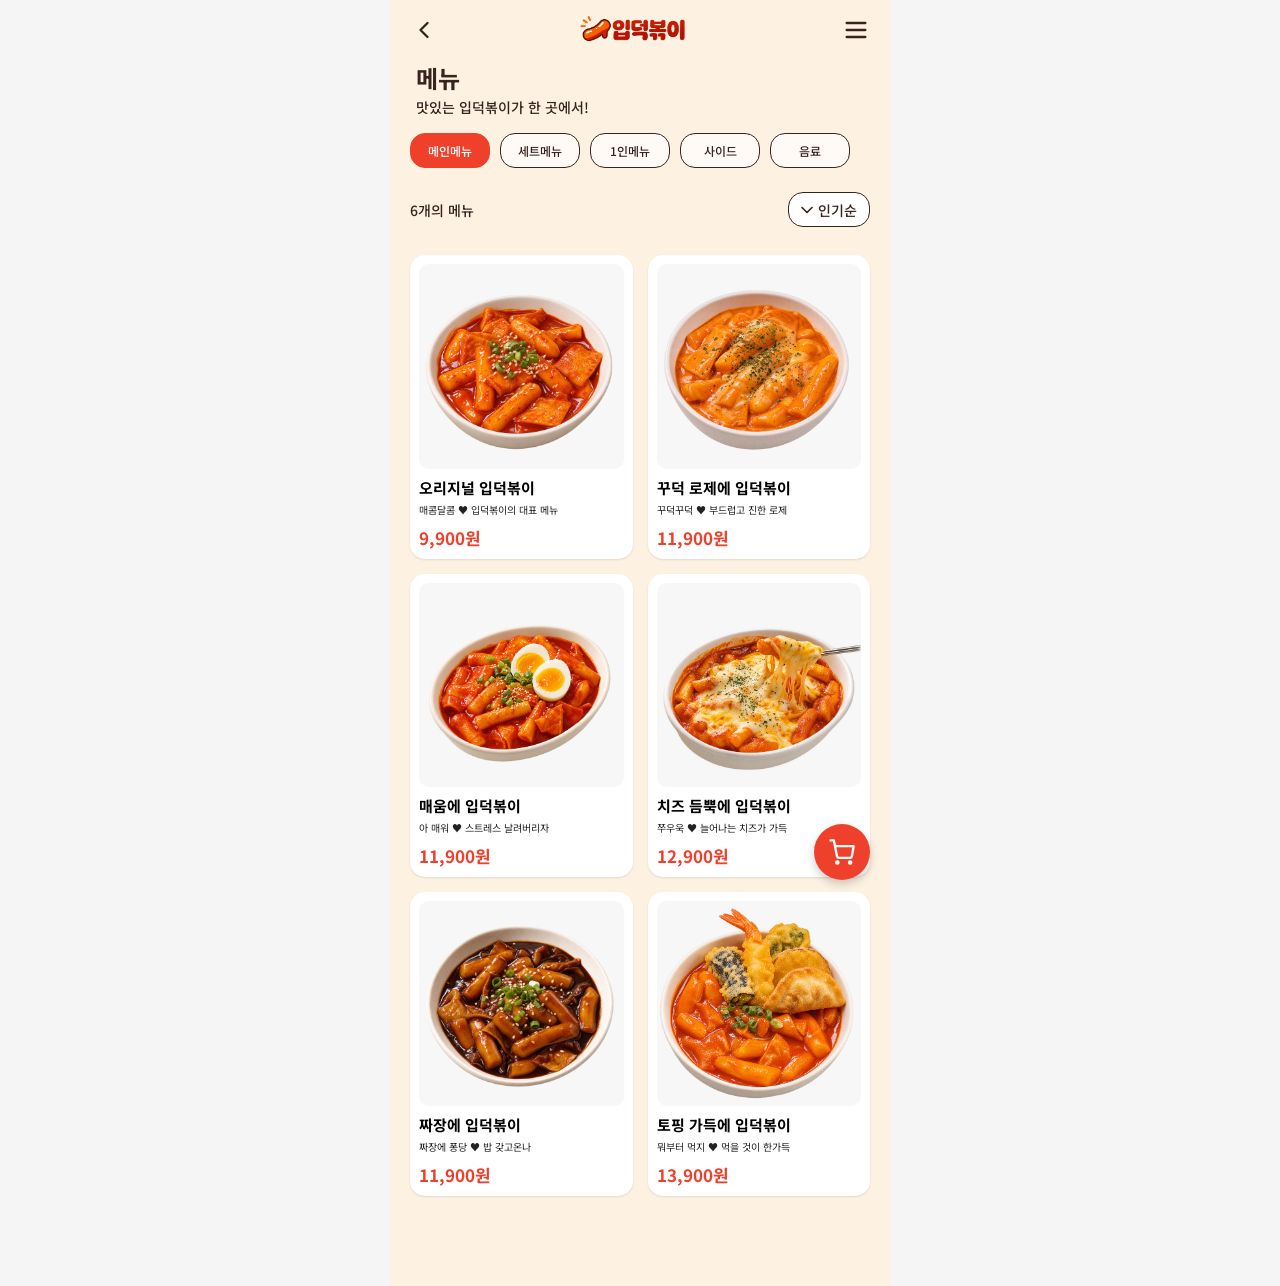
<file: sub/lists/lists.html>
<!DOCTYPE html>
<html lang="ko">
<head>
    <meta charset="UTF-8">
    <meta name="viewport" content="width=device-width, initial-scale=1.0">

    <title>입덕볶이 - 메뉴</title>

    <link rel="preconnect" href="https://fonts.googleapis.com">
    <link rel="preconnect" href="https://fonts.gstatic.com" crossorigin>
    <link href="https://fonts.googleapis.com/css2?family=Noto+Sans+KR:wght@300;400;500;700&display=swap" rel="stylesheet">

    <link rel="stylesheet" href="css/lists.css">
</head>

<body>

    <div class="container">

        <!-- 헤더 -->
        <header class="header">

            <!-- 뒤로가기 -->
            <a href="../../index.html" class="back-button" aria-label="뒤로가기">
                <svg width="28" height="28" viewBox="0 0 24 24"
                    fill="none" stroke="currentColor" stroke-width="2"
                    stroke-linecap="round" stroke-linejoin="round">
                    <path d="m15 18-6-6 6-6"/>
                </svg>
            </a>

            <!-- 로고 -->
            <a href="../../index.html" class="logo">
                <img src="img/logo.png" alt="입덕볶이">
            </a>

            <!-- 햄버거 메뉴 -->
            <button class="menu-button" id="menuOpen" aria-label="메뉴 열기">
                <svg width="28" height="28" viewBox="0 0 24 24"
                    fill="none" stroke="currentColor" stroke-width="2"
                    stroke-linecap="round" stroke-linejoin="round">
                    <path d="M4 6h16"/>
                    <path d="M4 12h16"/>
                    <path d="M4 18h16"/>
                </svg>
            </button>

        </header>


        <!-- 슬라이드 메뉴 -->
        <div class="menu-layer" id="menuLayer">

            <div class="menu-overlay" id="menuOverlay"></div>

            <nav class="side-menu">

                <div class="side-menu-header">
                    <button id="menuClose" aria-label="메뉴 닫기">
                        <svg width="28" height="28" viewBox="0 0 24 24"
                            fill="none" stroke="currentColor" stroke-width="2"
                            stroke-linecap="round">
                            <path d="M18 6 6 18"/>
                            <path d="m6 6 12 12"/>
                        </svg>
                    </button>
                </div>

                <ul class="side-menu-list">

     <li>
        <a href="../lists/lists.html">떡볶이 메뉴</a>
    </li>

    <li>
        <a href="../about/about.html">소개</a>
    </li>

    <li>
        <a href="../community/community.html">커뮤니티</a>
    </li>
                    <li><a href="../mypage/mypage.html">마이페이지</a></li>

    <li>
        <a href="../login/login.html">로그인</a>
    </li>

</ul>

            </nav>

        </div>


        <!-- 페이지 제목 -->
        <section class="page-title">

            <h1>메뉴</h1>

            <p>맛있는 입덕볶이가 한 곳에서!</p>

        </section>


        <!-- 카테고리 버튼 -->
        <section class="category-section">

            <div class="category-list">

                <button class="category-button active"
                    data-category="main">메인메뉴</button>

                <button class="category-button"
                    data-category="set">세트메뉴</button>

                <button class="category-button"
                    data-category="single">1인메뉴</button>

                <button class="category-button"
                    data-category="side">사이드</button>

                <button class="category-button"
                    data-category="drink">음료</button>

            </div>

        </section>


        <!-- 메뉴 개수 및 정렬 -->
        <section class="menu-toolbar">

            <p id="menuCount">6개의 메뉴</p>

            <div class="sort-box">

                <svg width="20" height="20" viewBox="0 0 24 24"
                    fill="none" stroke="currentColor" stroke-width="2"
                    stroke-linecap="round" stroke-linejoin="round">
                    <path d="m6 9 6 6 6-6"/>
                </svg>

                <select id="sortMenu" aria-label="메뉴 정렬">
                    <option value="popular">인기순</option>
                    <option value="low">낮은 가격순</option>
                    <option value="high">높은 가격순</option>
                </select>

            </div>

        </section>


        <!-- 메뉴 카드 영역 -->
        <section class="menu-list" id="menuList">
        </section>


        <!-- 장바구니 플로팅 버튼 -->
        <a href="#" class="cart-button" aria-label="장바구니">

            <svg xmlns="http://www.w3.org/2000/svg"
                width="28"
                height="28"
                viewBox="0 0 24 24"
                fill="none"
                stroke="currentColor"
                stroke-width="2"
                stroke-linecap="round"
                stroke-linejoin="round">

                <circle cx="8" cy="21" r="1"/>
                <circle cx="19" cy="21" r="1"/>
                <path d="M2.05 2H5l2.66 13.42a2 2 0 0 0 2 1.58h8.84a2 2 0 0 0 2-1.61L22 7H6"/>

            </svg>

            <span class="cart-count" id="cartCount">0</span>

        </a>


        <!-- 장바구니 팝업 -->
        <div class="cart-popup" id="cartPopup">

            <div class="cart-panel">

                <div class="cart-header">
                    <h2>장바구니</h2>
                    <button id="cartClose" aria-label="장바구니 닫기">✕</button>
                </div>

                <div id="cartItems"></div>

                <div class="cart-total">
                    <span>총금액</span>
                    <strong id="cartTotal">0원</strong>
                </div>

                <a href="../payment/payment.html" class="cart-order-button">
                    주문하기
                </a>

            </div>

        </div>

    </div>

<!-- 장바구니 담기 완료 토스트 -->
<div class="cart-toast" id="cartToast" role="status">

    <svg width="20" height="20" viewBox="0 0 24 24"
        fill="none" stroke="currentColor" stroke-width="2"
        stroke-linecap="round" stroke-linejoin="round">

        <circle cx="12" cy="12" r="10"/>
        <path d="m8 12 3 3 5-6"/>

    </svg>

    <span>장바구니에 담았어요!</span>

</div>
    <!-- JavaScript -->
    <script>
        // 장바구니가 비어 있을 때 주문 방지
document.querySelector('.cart-order-button')
    .addEventListener('click', function (event) {

        const cart = JSON.parse(
            localStorage.getItem('ipdeokOrderCart') || '[]'
        );

        if (cart.length === 0) {

            event.preventDefault();

            alert('장바구니에 메뉴를 먼저 담아주세요!');

        }

    });

        // ==========================
        // 1. 메뉴 데이터
        // ==========================

        const menus = {

    // 메인메뉴
    main: [
        {
            name: '오리지널 입덕볶이',
            description: '매콤달콤 ♥ 입덕볶이의 대표 메뉴',
            price: 9900,
            image: '../../img/basic.webp'
        },
        {
            name: '꾸덕 로제에 입덕볶이',
            description: '꾸덕꾸덕 ♥ 부드럽고 진한 로제',
            price: 11900,
            image: '../../img/rose.webp'
        },
        {
            name: '매움에 입덕볶이',
            description: '아 매워 ♥ 스트레스 날려버리자',
            price: 11900,
            image: '../../img/spicy.webp'
        },
        {
            name: '치즈 듬뿍에 입덕볶이',
            description: '쭈우욱 ♥ 늘어나는 치즈가 가득',
            price: 12900,
            image: '../../img/cheese.webp'
        },
        {
            name: '짜장에 입덕볶이',
            description: '짜장에 퐁당 ♥ 밥 갖고온나',
            price: 11900,
            image: '../../img/jja.webp'
        },
        {
            name: '토핑 가득에 입덕볶이',
            description: '뭐부터 먹지 ♥ 먹을 것이 한가득',
            price: 13900,
            image: '../../img/toping.webp'
        }
    ],

    // 세트메뉴
    set: [
        {
            name: '입덕 세트',
            description: '떡볶이와 튀김의 완벽한 만남',
            price: 15900,
            image: 'img/set01.webp'
        },
        {
            name: '친구랑 세트',
            description: '둘이 먹으면 두 배로 맛있어',
            price: 19900,
            image: 'img/set02.webp'
        },
        {
            name: '모둠 튀김 세트',
            description: '바삭한 튀김을 한가득',
            price: 17900,
            image: 'img/set03.webp'
        },
        {
            name: '패밀리 세트',
            description: '온 가족이 함께 입덕!',
            price: 29900,
            image: 'img/set04.webp'
        }
    ],

    // 1인메뉴
    single: [
        {
            name: '1인 오리지널 입덕볶이',
            description: '혼자서도 맛있게 입덕 완료',
            price: 5900,
            image: 'img/single01.webp'
        },
        {
            name: '1인 꾸덕 로제',
            description: '혼자 즐기는 꾸덕한 로제',
            price: 6900,
            image: 'img/single02.webp'
        },
        {
            name: '1인 치즈 떡볶이',
            description: '혼자 먹어도 치즈는 듬뿍',
            price: 7900,
            image: 'img/single03.webp'
        },
        {
            name: '1인 매운 떡볶이',
            description: '혼자서도 화끈하게!',
            price: 6900,
            image: 'img/single04.webp'
        }
    ],

    // 사이드
    side: [
        {
            name: '모둠 튀김',
            description: '바삭바삭 골라 먹는 재미',
            price: 4500,
            image: 'img/side01.webp'
        },
        {
            name: '김말이',
            description: '떡볶이 국물에 콕!',
            price: 3000,
            image: 'img/side02.webp'
        },
        {
            name: '찰순대',
            description: '쫄깃쫄깃 맛있는 순대',
            price: 4500,
            image: 'img/side03.webp'
        },
        {
            name: '참치마요 주먹밥',
            description: '매울 때 한입씩 쏙',
            price: 3500,
            image: 'img/side04.webp'
        },
        {
            name: '치즈볼',
            description: '겉은 바삭 속은 쫀득',
            price: 4000,
            image: 'img/side05.webp'
        },
        {
            name: '꼬치 어묵',
            description: '따끈한 국물과 함께',
            price: 3000,
            image: 'img/side06.webp'
        }
    ],

    // 음료
    drink: [
        {
            name: '콜라',
            description: '톡 쏘는 시원한 탄산',
            price: 2000,
            image: 'img/drink01.webp'
        },
        {
            name: '사이다',
            description: '깔끔하고 시원하게',
            price: 2000,
            image: 'img/drink02.webp'
        },
        {
            name: '쿨피스',
            description: '매운 떡볶이 필수템',
            price: 2500,
            image: 'img/drink03.webp'
        },
        {
            name: '제로콜라',
            description: '가볍게 즐기는 탄산',
            price: 2000,
            image: 'img/drink04.webp'
        }
    ]

};


        // ==========================
        // 2. 메뉴 리스트 표시
        // ==========================

        const menuList = document.getElementById('menuList');
        const menuCount = document.getElementById('menuCount');
        const sortMenu = document.getElementById('sortMenu');

        let currentCategory = 'main';


        function showMenus() {

            let selectedMenus = [...menus[currentCategory]];

            // 낮은 가격순
            if (sortMenu.value === 'low') {
                selectedMenus.sort((a, b) => a.price - b.price);
            }

            // 높은 가격순
            if (sortMenu.value === 'high') {
                selectedMenus.sort((a, b) => b.price - a.price);
            }

            // 메뉴 개수 변경
            menuCount.textContent = selectedMenus.length + '개의 메뉴';

            // 기존 메뉴 삭제
            menuList.innerHTML = '';

            // 메뉴 카드 생성
            selectedMenus.forEach(function (menu) {

                const card = document.createElement('article');

                card.className = 'menu-card';

                // 해당 메뉴의 원래 순서 확인
                const menuIndex = menus[currentCategory].indexOf(menu);

                // 상세페이지 연결
                card.innerHTML = `

                    <a href="../detail/detail.html?category=${currentCategory}&item=${menuIndex}"
                        class="menu-link">

                        <div class="menu-image"
                            style="background-image: url('${menu.image}')">
                        </div>

                        <h2 class="menu-name">
                            ${menu.name}
                        </h2>

                        <p class="menu-description">
                            ${menu.description}
                        </p>

                        <div class="menu-bottom">

                            <p class="menu-price">
                                ${menu.price.toLocaleString('ko-KR')}원
                            </p>

                        </div>

                    </a>

                `;

                menuList.appendChild(card);

            });

        }


        // ==========================
        // 3. 카테고리 버튼 클릭
        // ==========================

        const categoryButtons = document.querySelectorAll('.category-button');

        categoryButtons.forEach(function (button) {

            button.addEventListener('click', function () {

                categoryButtons.forEach(function (item) {
                    item.classList.remove('active');
                });

                button.classList.add('active');

                currentCategory = button.dataset.category;

                showMenus();

            });

        });


        // ==========================
        // 4. 가격 정렬
        // ==========================

        sortMenu.addEventListener('change', showMenus);


        // ==========================
        // 5. 햄버거 슬라이드 메뉴
        // ==========================

        const menuOpen = document.getElementById('menuOpen');
        const menuClose = document.getElementById('menuClose');
        const menuLayer = document.getElementById('menuLayer');
        const menuOverlay = document.getElementById('menuOverlay');

        menuOpen.addEventListener('click', function () {

            menuLayer.classList.add('active');
            document.body.style.overflow = 'hidden';

        });

        function closeMenu() {

            menuLayer.classList.remove('active');
            document.body.style.overflow = '';

        }

        menuClose.addEventListener('click', closeMenu);
        menuOverlay.addEventListener('click', closeMenu);


        // ==========================
        // 6. 장바구니 기능
        // ==========================

        const cartButton = document.querySelector('.cart-button');
        const cartCount = document.getElementById('cartCount');
        const cartPopup = document.getElementById('cartPopup');
        const cartClose = document.getElementById('cartClose');
        const cartItems = document.getElementById('cartItems');
        const cartTotal = document.getElementById('cartTotal');


        // 상세페이지에서 저장한 장바구니 불러오기
        function updateCart() {

            const cart = JSON.parse(
                localStorage.getItem('ipdeokOrderCart') || '[]'
            );

            // 장바구니 수량 표시
            cartCount.textContent = cart.reduce(
                (sum, item) => sum + item.qty, 0
            );

            cartCount.style.display = cart.length ? 'flex' : 'none';

            // 기존 장바구니 내용 삭제
            cartItems.innerHTML = '';

            let total = 0;

            // 장바구니가 비어 있을 때
            if (!cart.length) {

                cartItems.innerHTML =
                    '<p class="cart-empty">장바구니가 비어 있습니다.</p>';

            }

            // 장바구니 메뉴 표시
            cart.forEach(function (menu, index) {

                total += menu.total;

                const item = document.createElement('div');

                item.className = 'cart-item';

                item.innerHTML = `

                    <div class="cart-item-image"
                        style="background-image: url('${menu.image}')">
                    </div>

                    <div class="cart-item-info">

                        <h3>${menu.name} × ${menu.qty}</h3>

                        <small>
                            ${[menu.spicy, ...menu.toppings]
                                .filter(Boolean).join(' / ')}
                        </small>

                        <p>${menu.total.toLocaleString()}원</p>

                    </div>

                    <button class="cart-delete"
                        aria-label="메뉴 삭제">✕</button>

                `;

                // 장바구니 메뉴 삭제
                item.querySelector('.cart-delete')
                    .addEventListener('click', function () {

                        cart.splice(index, 1);

                        localStorage.setItem(
                            'ipdeokOrderCart',
                            JSON.stringify(cart)
                        );

                        updateCart();

                    });

                cartItems.appendChild(item);

            });

            // 총금액 표시
            cartTotal.textContent = total.toLocaleString() + '원';

        }


        // 장바구니 열기
        cartButton.addEventListener('click', function (event) {

            event.preventDefault();

            updateCart();

            cartPopup.classList.add('active');

            document.body.style.overflow = 'hidden';

        });


        // 장바구니 닫기
        function closeCart() {

            cartPopup.classList.remove('active');

            document.body.style.overflow = '';

        }

        cartClose.addEventListener('click', closeCart);


        // 어두운 배경 클릭 시 닫기
        cartPopup.addEventListener('click', function (event) {

            if (event.target === cartPopup) {
                closeCart();
            }

        });


        // ESC 키로 팝업 닫기
        document.addEventListener('keydown', function (event) {

            if (event.key === 'Escape') {

                closeMenu();
                closeCart();

            }

        });


        // 상세페이지에서 돌아왔을 때 장바구니 갱신
        window.addEventListener('pageshow', updateCart);


        // ==========================
        // 7. 처음 접속했을 때 실행
        // ==========================

        showMenus();

        updateCart();

        // 상세페이지에서 장바구니로 이동했을 때
        if (new URLSearchParams(location.search).has('cart')) {

            cartButton.click();

        }
// 장바구니 담기 완료 모션
if (sessionStorage.getItem('ipdeokCartAdded') === 'true') {

    sessionStorage.removeItem('ipdeokCartAdded');

    const cartToast = document.getElementById('cartToast');

    setTimeout(function () {

        // 토스트 메시지 등장
        cartToast.classList.add('show');

        // 장바구니 숫자 강조
        cartCount.classList.add('count-pop');

        // 1.5초 후 토스트 메시지 사라짐
        setTimeout(function () {

            cartToast.classList.remove('show');

        }, 1500);

        // 숫자 애니메이션 종료
        setTimeout(function () {

            cartCount.classList.remove('count-pop');

        }, 500);

    }, 100);

}
    </script>

</body>
</html>
</file>
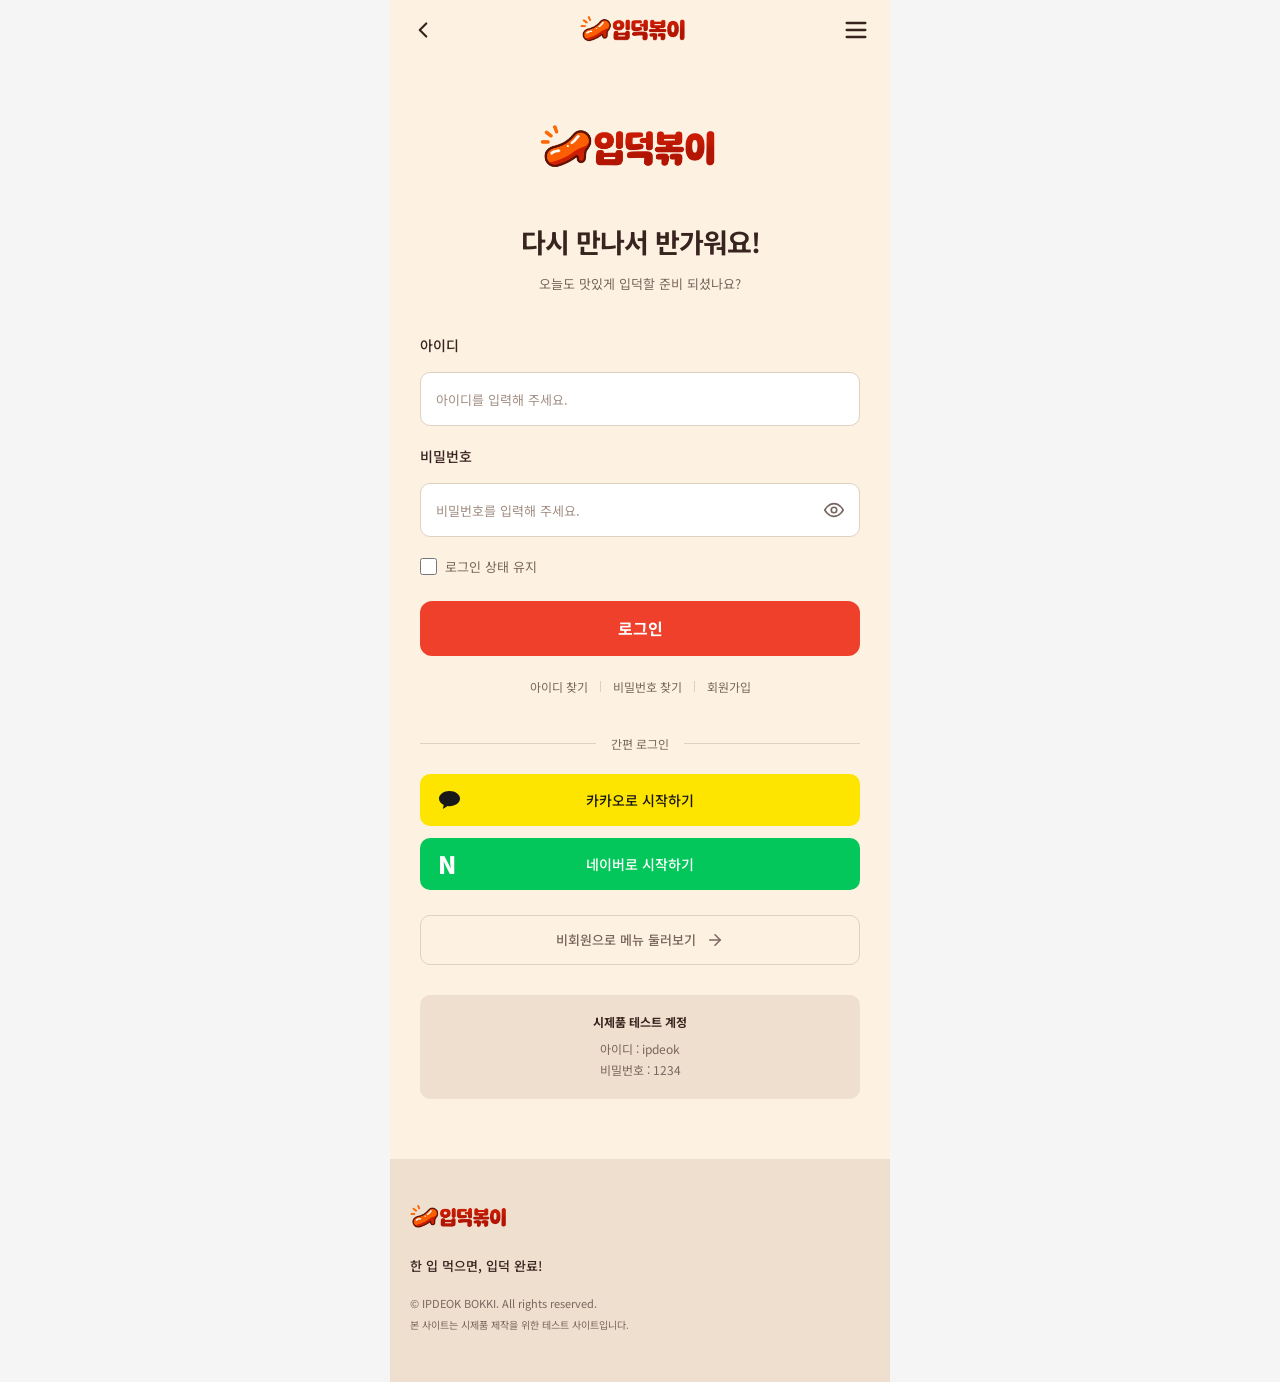
<file: sub/login/login.html>
<!DOCTYPE html>
<html lang="ko">

<head>

    <meta charset="UTF-8">

    <meta name="viewport"
        content="width=device-width, initial-scale=1.0">

    <title>로그인 | 입덕볶이</title>

    <link href="https://fonts.googleapis.com/css2?family=Noto+Sans+KR:wght@300;400;500;700&display=swap" rel="stylesheet">

    <link rel="stylesheet" href="css/login.css">

</head>

<body>

    <div class="container">

        <!-- 헤더 -->

        <header class="header">

            <a href="../../index.html" class="back-button"
                aria-label="홈으로 이동">

                <svg width="26" height="26" viewBox="0 0 24 24"
                    fill="none" stroke="currentColor" stroke-width="2"
                    stroke-linecap="round" stroke-linejoin="round">

                    <path d="m15 18-6-6 6-6"/>

                </svg>

            </a>

            <a href="../../index.html" class="logo">

                <img src="../../img/logo.png" alt="입덕볶이 로고">

            </a>

            <button class="menu-button" id="menuOpen"
                aria-label="메뉴 열기">

                <svg width="28" height="28" viewBox="0 0 24 24"
                    fill="none" stroke="currentColor" stroke-width="2"
                    stroke-linecap="round">

                    <path d="M4 6h16"/>
                    <path d="M4 12h16"/>
                    <path d="M4 18h16"/>

                </svg>

            </button>

        </header>


        <!-- 햄버거 메뉴 -->

        <div class="menu-layer" id="menuLayer">

            <div class="menu-overlay" id="menuOverlay"></div>

            <nav class="side-menu">

                <div class="side-menu-header">

                    <button id="menuClose" aria-label="메뉴 닫기">

                        <svg width="28" height="28" viewBox="0 0 24 24"
                            fill="none" stroke="currentColor" stroke-width="2"
                            stroke-linecap="round">

                            <path d="M18 6 6 18"/>
                            <path d="m6 6 12 12"/>

                        </svg>

                    </button>

                </div>

                <ul class="side-menu-list">

                    <li><a href="../lists/lists.html">리스트페이지</a></li>

                    <li><a href="../about/about.html">소개</a></li>

                    <li><a href="../community/community.html">커뮤니티</a></li>

                                        <li><a href="../mypage/mypage.html">마이페이지</a></li>


                    <li><a href="../login/login.html">로그인</a></li>

                </ul>

            </nav>

        </div>


        <!-- 로그인 영역 -->

        <main class="login-section" id="loginSection">

            <div class="login-heading">

                <img src="../../img/logo.png" alt="입덕볶이">

                <h1>다시 만나서 반가워요!</h1>

                <p>오늘도 맛있게 입덕할 준비 되셨나요?</p>

            </div>


            <!-- 로그인 폼 -->

            <form id="loginForm">

                <div class="input-group">

                    <label for="userId">아이디</label>

                    <input type="text"
                        id="userId"
                        placeholder="아이디를 입력해 주세요."
                        autocomplete="username"
                        required>

                </div>

                <div class="input-group">

                    <label for="userPassword">비밀번호</label>

                    <div class="password-box">

                        <input type="password"
                            id="userPassword"
                            placeholder="비밀번호를 입력해 주세요."
                            autocomplete="current-password"
                            required>

                        <button type="button"
                            class="password-toggle"
                            id="passwordToggle"
                            aria-label="비밀번호 보기">

                            <svg width="22" height="22"
                                viewBox="0 0 24 24"
                                fill="none" stroke="currentColor"
                                stroke-width="1.8"
                                stroke-linecap="round"
                                stroke-linejoin="round">

                                <path d="M2 12s3.6-7 10-7 10 7 10 7-3.6 7-10 7-10-7-10-7Z"/>

                                <circle cx="12" cy="12" r="3"/>

                            </svg>

                        </button>

                    </div>

                </div>


                <!-- 로그인 상태 유지 -->

                <label class="remember-login">

                    <input type="checkbox" id="rememberLogin">

                    <span>로그인 상태 유지</span>

                </label>


                <!-- 오류 메시지 -->

                <p class="error-message" id="errorMessage"
                    role="alert"></p>


                <!-- 로그인 버튼 -->

                <button type="submit" class="login-button">

                    로그인

                </button>

            </form>


            <!-- 계정 관련 메뉴 -->

            <div class="account-links">

                <button data-feature="아이디 찾기">
                    아이디 찾기
                </button>

                <span></span>

                <button data-feature="비밀번호 찾기">
                    비밀번호 찾기
                </button>

                <span></span>

                <button data-feature="회원가입">
                    회원가입
                </button>

            </div>


            <!-- 간편 로그인 -->

            <div class="social-divider">

                <span></span>

                <p>간편 로그인</p>

                <span></span>

            </div>

            <div class="social-login">

                <button class="social-button kakao"
                    data-feature="카카오 로그인">

                    <svg width="23" height="23"
                        viewBox="0 0 24 24"
                        fill="currentColor">

                        <path d="M12 3C5.9 3 1 6.6 1 11c0 2.8 2 5.3 5 6.7L5 22l5-3.2c.7.1 1.3.2 2 .2 6.1 0 11-3.6 11-8S18.1 3 12 3Z"/>

                    </svg>

                    카카오로 시작하기

                </button>

                <button class="social-button naver"
                    data-feature="네이버 로그인">

                    <span class="naver-icon">N</span>

                    네이버로 시작하기

                </button>

            </div>


            <!-- 비회원 메뉴 이용 -->

            <a href="../lists/lists.html" class="guest-button">

                비회원으로 메뉴 둘러보기

                <svg width="18" height="18"
                    viewBox="0 0 24 24"
                    fill="none" stroke="currentColor"
                    stroke-width="2"
                    stroke-linecap="round"
                    stroke-linejoin="round">

                    <path d="M5 12h14"/>
                    <path d="m12 5 7 7-7 7"/>

                </svg>

            </a>


            <!-- 테스트 계정 안내 -->

            <div class="test-account">

                <strong>시제품 테스트 계정</strong>

                <p>아이디 : ipdeok</p>

                <p>비밀번호 : 1234</p>

            </div>

        </main>


        <!-- 로그인 완료 화면 -->

        <section class="welcome-section"
            id="welcomeSection" hidden>

            <div class="welcome-icon">

                <svg width="45" height="45"
                    viewBox="0 0 24 24"
                    fill="none" stroke="currentColor"
                    stroke-width="2.5"
                    stroke-linecap="round"
                    stroke-linejoin="round">

                    <path d="m5 12 4 4L19 6"/>

                </svg>

            </div>

            <p class="welcome-label">WELCOME TO IPDEOK BOKKI</p>

            <h1>입덕을 환영합니다!</h1>

            <p class="welcome-description">

                입덕회원님, 반가워요.<br>

                오늘도 맛있는 하루를 보내세요!

            </p>

            <a href="../mypage/mypage.html" class="login-button">
                메인페이지로 이동
            </a>

            <a href="../lists/lists.html" class="guest-button">

                메뉴 둘러보기 →

            </a>

            <button class="logout-button" id="logoutButton">

                로그아웃

            </button>

        </section>


        <!-- 안내 팝업 -->

        <div class="popup-layer" id="infoPopup">

            <div class="popup-panel"
                role="dialog"
                aria-modal="true"
                aria-labelledby="popupTitle">

                <div class="popup-icon">♥</div>

                <h2 id="popupTitle">서비스 안내</h2>

                <p id="popupMessage"></p>

                <button class="login-button" id="popupClose">

                    확인

                </button>

            </div>

        </div>


        <!-- 푸터 -->

        <footer class="footer">

            <img src="../../img/logo.png" alt="입덕볶이 로고">

            <p>한 입 먹으면, 입덕 완료!</p>

            <p class="copyright">

                © IPDEOK BOKKI. All rights reserved.

            </p>

            <small>

                본 사이트는 시제품 제작을 위한 테스트 사이트입니다.

            </small>

        </footer>

    </div>


    <!-- JavaScript -->

    <script>

        /* ==========================
           햄버거 메뉴
        ========================== */

        const menuOpen = document.getElementById('menuOpen');
        const menuClose = document.getElementById('menuClose');
        const menuLayer = document.getElementById('menuLayer');
        const menuOverlay = document.getElementById('menuOverlay');

        menuOpen.addEventListener('click', function () {

            menuLayer.classList.add('active');

            document.body.style.overflow = 'hidden';

        });

        function closeMenu() {

            menuLayer.classList.remove('active');

            document.body.style.overflow = '';

        }

        menuClose.addEventListener('click', closeMenu);

        menuOverlay.addEventListener('click', closeMenu);


        /* ==========================
           비밀번호 표시 및 숨기기
        ========================== */

        const userPassword =
            document.getElementById('userPassword');

        const passwordToggle =
            document.getElementById('passwordToggle');

        passwordToggle.addEventListener('click', function () {

            const isHidden = userPassword.type === 'password';

            userPassword.type = isHidden ? 'text' : 'password';

            passwordToggle.setAttribute(
                'aria-label',
                isHidden ? '비밀번호 숨기기' : '비밀번호 보기'
            );

            if (isHidden) {

                passwordToggle.innerHTML = `

                    <svg width="22" height="22"
                        viewBox="0 0 24 24"
                        fill="none" stroke="currentColor"
                        stroke-width="1.8"
                        stroke-linecap="round"
                        stroke-linejoin="round">

                        <path d="m3 3 18 18"/>

                        <path d="M10.6 10.6a2 2 0 0 0 2.8 2.8"/>

                        <path d="M9 5.5A10.5 10.5 0 0 1 12 5c6.4 0 10 7 10 7a17 17 0 0 1-2.2 3.1"/>

                        <path d="M6 6C3.5 8.1 2 12 2 12s3.6 7 10 7c1.7 0 3.2-.5 4.5-1.2"/>

                    </svg>

                `;

            } else {

                passwordToggle.innerHTML = `

                    <svg width="22" height="22"
                        viewBox="0 0 24 24"
                        fill="none" stroke="currentColor"
                        stroke-width="1.8"
                        stroke-linecap="round"
                        stroke-linejoin="round">

                        <path d="M2 12s3.6-7 10-7 10 7 10 7-3.6 7-10 7-10-7-10-7Z"/>

                        <circle cx="12" cy="12" r="3"/>

                    </svg>

                `;

            }

        });


        /* ==========================
           로그인 기능
        ========================== */

        const loginForm =
            document.getElementById('loginForm');

        const loginSection =
            document.getElementById('loginSection');

        const welcomeSection =
            document.getElementById('welcomeSection');

        const errorMessage =
            document.getElementById('errorMessage');

        const loginKey = 'ipdeokLogin';


        /* 로그인 화면 상태 확인 */

        function checkLogin() {

            const isLoggedIn =
                localStorage.getItem(loginKey) === 'true' ||
                sessionStorage.getItem(loginKey) === 'true';

            loginSection.hidden = isLoggedIn;

            welcomeSection.hidden = !isLoggedIn;

        }


        /* 로그인 버튼 클릭 */

        loginForm.addEventListener('submit', function (event) {

            event.preventDefault();

            const userId =
                document.getElementById('userId').value.trim();

            const password =
                userPassword.value;

            const remember =
                document.getElementById('rememberLogin').checked;


            /* 테스트 계정 확인 */

            if (userId === 'ipdeok' && password === '1234') {

                localStorage.removeItem(loginKey);

                sessionStorage.removeItem(loginKey);


                /* 로그인 상태 유지 */

                if (remember) {

                    localStorage.setItem(loginKey, 'true');

                } else {

                    sessionStorage.setItem(loginKey, 'true');

                }

                errorMessage.textContent = '';

                loginForm.reset();

                userPassword.type = 'password';

                passwordToggle.setAttribute(
                    'aria-label',
                    '비밀번호 보기'
                );

                passwordToggle.innerHTML = `
                    <svg width="22" height="22"
                        viewBox="0 0 24 24"
                        fill="none" stroke="currentColor"
                        stroke-width="1.8"
                        stroke-linecap="round"
                        stroke-linejoin="round">
                        <path d="M2 12s3.6-7 10-7 10 7 10 7-3.6 7-10 7-10-7-10-7Z"/>
                        <circle cx="12" cy="12" r="3"/>
                    </svg>
                `;

                checkLogin();

                window.scrollTo(0, 0);

            } else {

                errorMessage.textContent =
                    '아이디 또는 비밀번호를 다시 확인해 주세요.';

            }

        });


        /* 입력 시 오류 메시지 제거 */

        document.getElementById('userId')
            .addEventListener('input', function () {

                errorMessage.textContent = '';

            });

        userPassword.addEventListener('input', function () {

            errorMessage.textContent = '';

        });


        /* ==========================
           로그아웃
        ========================== */

        document.getElementById('logoutButton')
            .addEventListener('click', function () {

                localStorage.removeItem(loginKey);

                sessionStorage.removeItem(loginKey);

                checkLogin();

                window.scrollTo(0, 0);

            });


        /* ==========================
           서비스 안내 팝업
        ========================== */

        const infoPopup =
            document.getElementById('infoPopup');

        const popupTitle =
            document.getElementById('popupTitle');

        const popupMessage =
            document.getElementById('popupMessage');

        document.querySelectorAll('[data-feature]')
            .forEach(function (button) {

                button.addEventListener('click', function () {

                    popupTitle.textContent =
                        button.dataset.feature;

                    popupMessage.textContent =
                        '현재 시제품에서는 제공되지 않는 기능입니다. 실제 서비스에서 이용하실 수 있습니다.';

                    infoPopup.classList.add('active');

                    document.body.style.overflow = 'hidden';

                });

            });

        function closePopup() {

            infoPopup.classList.remove('active');

            document.body.style.overflow = '';

        }

        document.getElementById('popupClose')
            .addEventListener('click', closePopup);

        infoPopup.addEventListener('click', function (event) {

            if (event.target === infoPopup) {

                closePopup();

            }

        });

        document.addEventListener('keydown', function (event) {

            if (event.key === 'Escape') {

                closeMenu();

                closePopup();

            }

        });


        /* 최초 실행 */

        checkLogin();

    </script>

</body>

</html>
</file>
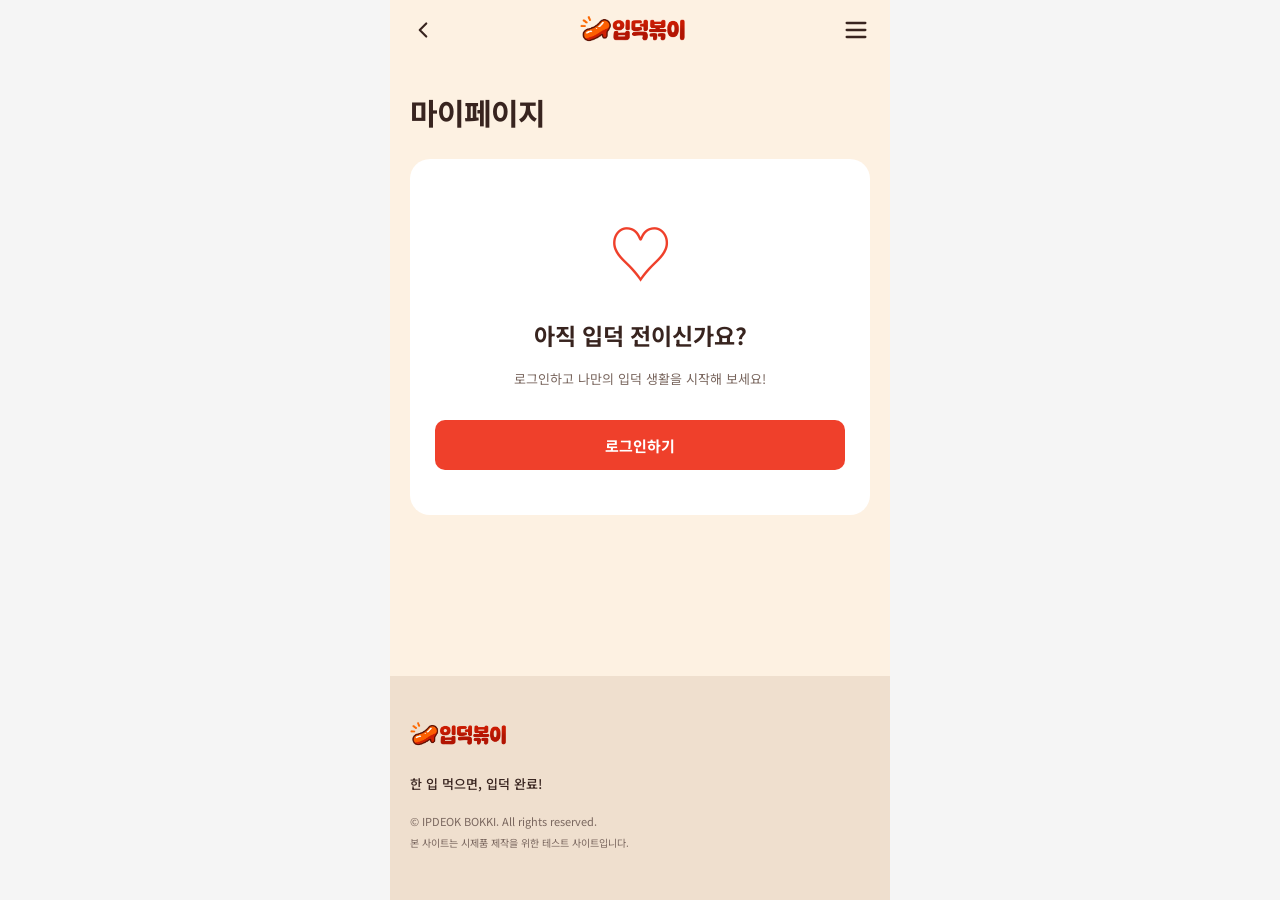
<file: sub/mypage/mypage.html>
<!DOCTYPE html>
<html lang="ko">

<head>
    <meta charset="UTF-8">
    <meta name="viewport" content="width=device-width, initial-scale=1.0">

    <title>마이페이지 | 입덕볶이</title>

    <link href="https://fonts.googleapis.com/css2?family=Noto+Sans+KR:wght@300;400;500;700&display=swap" rel="stylesheet">

    <link rel="stylesheet" href="css/mypage.css">
</head>

<body>

    <div class="container">

        <!-- 헤더 -->

        <header class="header">

            <a href="../../index.html" class="back-button" aria-label="홈으로 이동">

                <svg width="26" height="26" viewBox="0 0 24 24"
                    fill="none" stroke="currentColor" stroke-width="2"
                    stroke-linecap="round" stroke-linejoin="round">
                    <path d="m15 18-6-6 6-6"/>
                </svg>

            </a>

            <a href="../../index.html" class="logo">
                <img src="../../img/logo.png" alt="입덕볶이 로고">
            </a>

            <button class="menu-button" id="menuOpen" aria-label="메뉴 열기">

                <svg width="28" height="28" viewBox="0 0 24 24"
                    fill="none" stroke="currentColor" stroke-width="2"
                    stroke-linecap="round">
                    <path d="M4 6h16"/>
                    <path d="M4 12h16"/>
                    <path d="M4 18h16"/>
                </svg>

            </button>

        </header>


        <!-- 햄버거 메뉴 -->

        <div class="menu-layer" id="menuLayer">

            <div class="menu-overlay" id="menuOverlay"></div>

            <nav class="side-menu">

                <div class="side-menu-header">

                    <button id="menuClose" aria-label="메뉴 닫기">

                        <svg width="28" height="28" viewBox="0 0 24 24"
                            fill="none" stroke="currentColor"
                            stroke-width="2" stroke-linecap="round">
                            <path d="M18 6 6 18"/>
                            <path d="m6 6 12 12"/>
                        </svg>

                    </button>

                </div>

                <ul class="side-menu-list">

                    <li><a href="../lists/lists.html">리스트페이지</a></li>

                    <li><a href="../about/about.html">소개</a></li>

                    <li><a href="../community/community.html">커뮤니티</a></li>

                                        <li><a href="../mypage/mypage.html">마이페이지</a></li>


                    <li><a href="../login/login.html">로그인</a></li>

            

                </ul>

            </nav>

        </div>


        <main class="mypage-section">

            <h1 class="page-title">마이페이지</h1>


            <!-- 비로그인 상태 -->

            <section class="guest-profile" id="guestProfile" hidden>

                <div class="guest-icon">♡</div>

                <h2>아직 입덕 전이신가요?</h2>

                <p>로그인하고 나만의 입덕 생활을 시작해 보세요!</p>

                <a href="../login/login.html" class="primary-button">
                    로그인하기
                </a>

            </section>


            <!-- 로그인 상태 -->

            <div id="memberArea" hidden>


                <!-- 회원 프로필 -->

                <section class="profile-card">

                    <div class="profile-top">

                        <div class="profile-icon">

                            <svg width="34" height="34" viewBox="0 0 24 24"
                                fill="none" stroke="currentColor"
                                stroke-width="1.8" stroke-linecap="round">
                                <circle cx="12" cy="8" r="4"/>
                                <path d="M4 21v-2a8 8 0 0 1 16 0v2"/>
                            </svg>

                        </div>

                        <div class="profile-text">

                            <p>오늘도 입덕 완료!</p>

                            <h2 id="memberName">입덕회원님 ♥</h2>

                            <span class="member-grade">일반회원</span>

                        </div>

                        <button class="profile-setting"
                            data-popup="profilePopup"
                            aria-label="회원 정보 설정">

                            <svg width="24" height="24" viewBox="0 0 24 24"
                                fill="none" stroke="currentColor"
                                stroke-width="2" stroke-linecap="round"
                                stroke-linejoin="round">

                                <circle cx="12" cy="12" r="3"/>

                                <path d="M12 2v3M12 19v3M2 12h3M19 12h3M5 5l2 2M17 17l2 2M5 19l2-2M17 7l2-2"/>

                            </svg>

                        </button>

                    </div>


                    <!-- 회원 정보 요약 -->

                    <div class="profile-stats">

                        <button class="stat-item" id="orderShortcut">

                            <svg width="25" height="25" viewBox="0 0 24 24"
                                fill="none" stroke="currentColor"
                                stroke-width="1.8" stroke-linejoin="round">

                                <path d="M5 3l3 2 4-2 4 2 3-2v18l-3-2-4 2-4-2-3 2Z"/>
                                <path d="M9 9h6M9 13h6"/>

                            </svg>

                            <strong id="orderCount">0건</strong>

                            <span>주문 내역</span>

                        </button>

                        <button class="stat-item" data-popup="couponPopup">

                            <svg width="25" height="25" viewBox="0 0 24 24"
                                fill="none" stroke="currentColor"
                                stroke-width="1.8" stroke-linejoin="round">

                                <path d="M3 5h18v4a3 3 0 0 0 0 6v4H3v-4a3 3 0 0 0 0-6Z"/>
                                <path d="M13 5v3M13 10v4M13 16v3"/>

                            </svg>

                            <strong id="couponCount">1장</strong>

                            <span>보유 쿠폰</span>

                        </button>

                        <a href="../lists/lists.html?cart=1" class="stat-item">

                            <svg width="25" height="25" viewBox="0 0 24 24"
                                fill="none" stroke="currentColor"
                                stroke-width="1.8" stroke-linejoin="round">

                                <path d="M4 7h16l1 14H3L4 7Z"/>
                                <path d="M9 9V5a3 3 0 0 1 6 0v4"/>

                            </svg>

                            <strong id="cartQuantity">0개</strong>

                            <span>장바구니</span>

                        </a>

                    </div>

                </section>


                <!-- 최근 주문 내역 -->

                <section class="mypage-block" id="recentOrderSection">

                    <div class="block-heading">

                        <h2>최근 주문 내역</h2>

                        <button class="view-more" id="viewOrder">
                            상세 보기 ›
                        </button>

                    </div>

                    <div id="recentOrder"></div>

                </section>


                <!-- 나의 정보 -->

                <section class="mypage-block">

                    <div class="block-heading">
                        <h2>나의 정보</h2>
                    </div>

                    <div class="mypage-menu">

                        <button class="mypage-menu-item"
                            data-popup="profilePopup">

                            <span class="menu-symbol">♙</span>

                            <span>회원 정보</span>

                            <span class="menu-arrow">›</span>

                        </button>

                        <button class="mypage-menu-item"
                            data-popup="addressPopup">

                            <span class="menu-symbol">⌖</span>

                            <span>배달 주소 관리</span>

                            <span class="menu-arrow">›</span>

                        </button>

                        <button class="mypage-menu-item"
                            data-popup="couponPopup">

                            <span class="menu-symbol">◇</span>

                            <span>쿠폰함</span>

                            <span class="menu-arrow">›</span>

                        </button>

                        <button class="mypage-menu-item"
                            id="orderMenu">

                            <span class="menu-symbol">▤</span>

                            <span>주문 내역</span>

                            <span class="menu-arrow">›</span>

                        </button>

                    </div>

                </section>


                <!-- 고객 지원 -->

                <section class="mypage-block">

                    <div class="block-heading">
                        <h2>고객 지원</h2>
                    </div>

                    <div class="mypage-menu">

                        <a href="../community/community.html"
                            class="mypage-menu-item">

                            <span class="menu-symbol">◎</span>

                            <span>공지사항 및 커뮤니티</span>

                            <span class="menu-arrow">›</span>

                        </a>

                        <button class="mypage-menu-item"
                            data-popup="supportPopup">

                            <span class="menu-symbol">?</span>

                            <span>고객센터</span>

                            <span class="menu-arrow">›</span>

                        </button>

                        <button class="mypage-menu-item"
                            id="logoutButton">

                            <span class="menu-symbol">↪</span>

                            <span>로그아웃</span>

                            <span class="menu-arrow">›</span>

                        </button>

                    </div>

                </section>

            </div>

        </main>


        <!-- 회원 정보 팝업 -->

        <div class="mypage-popup" id="profilePopup">

            <div class="mypage-panel">

                <div class="panel-heading">

                    <h2>회원 정보</h2>

                    <button data-close="profilePopup">✕</button>

                </div>

                <form id="profileForm">

                    <div class="mypage-input">

                        <label for="profileId">아이디</label>

                        <input type="text" id="profileId"
                            value="ipdeok" readonly>

                    </div>

                    <div class="mypage-input">

                        <label for="nickname">닉네임</label>

                        <input type="text" id="nickname"
                            maxlength="15" required>

                    </div>

                    <button type="submit" class="primary-button">
                        저장하기
                    </button>

                </form>

            </div>

        </div>


        <!-- 배달 주소 관리 팝업 -->

        <div class="mypage-popup" id="addressPopup">

            <div class="mypage-panel">

                <div class="panel-heading">

                    <h2>배달 주소 관리</h2>

                    <button data-close="addressPopup">✕</button>

                </div>

                <form id="deliveryForm">

                    <div class="mypage-input">

                        <label for="deliveryName">받는 사람</label>

                        <input type="text" id="deliveryName" required>

                    </div>

                    <div class="mypage-input">

                        <label for="deliveryAddress">배달 주소</label>

                        <input type="text" id="deliveryAddress" required>

                    </div>

                    <div class="mypage-input">

                        <label for="deliveryDetail">상세 주소</label>

                        <input type="text" id="deliveryDetail">

                    </div>

                    <div class="mypage-input">

                        <label for="deliveryPhone">연락처</label>

                        <input type="tel" id="deliveryPhone" required>

                    </div>

                    <button type="submit" class="primary-button">
                        배달 정보 저장하기
                    </button>

                </form>

            </div>

        </div>


        <!-- 쿠폰함 팝업 -->

        <div class="mypage-popup" id="couponPopup">

            <div class="mypage-panel">

                <div class="panel-heading">

                    <h2>쿠폰함</h2>

                    <button data-close="couponPopup">✕</button>

                </div>

                <div id="couponContent"></div>

                <a href="../lists/lists.html" class="primary-button">
                    메뉴 주문하기
                </a>

            </div>

        </div>


        <!-- 주문 상세 팝업 -->

        <div class="mypage-popup" id="orderPopup">

            <div class="mypage-panel">

                <div class="panel-heading">

                    <h2>주문 내역</h2>

                    <button data-close="orderPopup">✕</button>

                </div>

                <div id="orderDetail"></div>

            </div>

        </div>


        <!-- 고객센터 팝업 -->

        <div class="mypage-popup" id="supportPopup">

            <div class="mypage-panel">

                <div class="panel-heading">

                    <h2>고객센터</h2>

                    <button data-close="supportPopup">✕</button>

                </div>

                <div class="support-content">

                    <h3>무엇을 도와드릴까요?</h3>

                    <p>
                        주문 및 결제, 배달 관련 문의를 위한 공간입니다.
                    </p>

                    <p>
                        현재 시제품으로 실제 상담은 제공되지 않습니다.
                    </p>

                </div>

                <button class="primary-button" data-close="supportPopup">
                    확인
                </button>

            </div>

        </div>


        <!-- 저장 완료 알림 -->

        <div class="mypage-toast" id="toast" role="status"></div>


        <!-- 푸터 -->

        <footer class="footer">

            <img src="../../img/logo.png" alt="입덕볶이 로고">

            <p>한 입 먹으면, 입덕 완료!</p>

            <p class="copyright">
                © IPDEOK BOKKI. All rights reserved.
            </p>

            <small>
                본 사이트는 시제품 제작을 위한 테스트 사이트입니다.
            </small>

        </footer>

    </div>


    <script>

        /* ==========================
           햄버거 메뉴
        ========================== */

        const menuLayer = document.getElementById('menuLayer');

        document.getElementById('menuOpen')
            .addEventListener('click', function () {

                menuLayer.classList.add('active');
                document.body.style.overflow = 'hidden';

            });

        function closeMenu() {

            menuLayer.classList.remove('active');
            document.body.style.overflow = '';

        }

        document.getElementById('menuClose')
            .addEventListener('click', closeMenu);

        document.getElementById('menuOverlay')
            .addEventListener('click', closeMenu);


        /* ==========================
           저장 데이터 불러오기
        ========================== */

        function readStorage(key, fallback) {

            try {

                const value = localStorage.getItem(key);

                return value ? JSON.parse(value) : fallback;

            } catch (error) {

                return fallback;

            }

        }

        function escapeHTML(value) {

            return String(value ?? '').replace(/[&<>"']/g, function (char) {

                return {
                    '&': '&amp;',
                    '<': '&lt;',
                    '>': '&gt;',
                    '"': '&quot;',
                    "'": '&#39;'
                }[char];

            });

        }

        function formatPrice(value) {

            return Number(value || 0).toLocaleString('ko-KR') + '원';

        }

        const isLoggedIn =
            localStorage.getItem('ipdeokLogin') === 'true' ||
            sessionStorage.getItem('ipdeokLogin') === 'true';

        const lastOrder = readStorage('ipdeokLastOrder', null);

        const cart = readStorage('ipdeokOrderCart', []);

        let delivery = readStorage('ipdeokDelivery', {});

        let profile = readStorage('ipdeokProfile', {
            nickname: '입덕회원'
        });


        /* ==========================
           로그인 상태 확인
        ========================== */

        document.getElementById('guestProfile').hidden = isLoggedIn;

        document.getElementById('memberArea').hidden = !isLoggedIn;


        /* ==========================
           회원 정보 표시
        ========================== */

        function showProfile() {

            document.getElementById('memberName').textContent =
                profile.nickname + '님 ♥';

            document.getElementById('nickname').value =
                profile.nickname;

        }

        showProfile();


        /* ==========================
           주문 및 장바구니 개수
        ========================== */

        document.getElementById('orderCount').textContent =
            lastOrder ? '1건' : '0건';

        const cartQuantity = Array.isArray(cart)
            ? cart.reduce(function (sum, item) {

                return sum + Number(item.qty || 1);

            }, 0)
            : 0;

        document.getElementById('cartQuantity').textContent =
            cartQuantity + '개';


        /* ==========================
           최근 주문 표시
        ========================== */

        const recentOrder = document.getElementById('recentOrder');

        const orderMenus = lastOrder && Array.isArray(lastOrder.menus)
            ? lastOrder.menus
            : [];

        function showRecentOrder() {

            if (!lastOrder || orderMenus.length === 0) {

                recentOrder.innerHTML = `

                    <div class="empty-order">

                        <span>♡</span>

                        <h3>아직 주문 내역이 없어요.</h3>

                        <p>맛있는 입덕볶이를 만나보세요!</p>

                        <a href="../lists/lists.html" class="outline-button">
                            메뉴 둘러보기
                        </a>

                    </div>

                `;

                return;

            }

            const firstMenu = orderMenus[0];

            const extraCount = orderMenus.length - 1;

            recentOrder.innerHTML = `

                <article class="recent-order-card">

                    <div class="order-top">

                        <span>${escapeHTML(lastOrder.orderDate || '최근 주문')}</span>

                        <strong>주문 완료</strong>

                    </div>

                    <div class="order-info">

                        <div class="order-food-icon">♡</div>

                        <div class="order-text">

                            <h3>
                                ${escapeHTML(firstMenu.name)}
                                ${extraCount > 0 ? ' 외 ' + extraCount + '개' : ''}
                            </h3>

                            <p>
                                ${escapeHTML(firstMenu.spicy || '')}
                                · ${Number(lastOrder.totalQuantity || firstMenu.qty || 1)}개
                            </p>

                            <strong>
                                ${formatPrice(lastOrder.finalTotal)}
                            </strong>

                        </div>

                    </div>

                    <button class="outline-button" id="reorderButton">
                        다시 주문하기
                    </button>

                </article>

            `;

            document.getElementById('reorderButton')
                .addEventListener('click', reorder);

        }

        showRecentOrder();


        /* ==========================
           다시 주문하기
        ========================== */

        function reorder() {

            if (!orderMenus.length) return;

            const savedCart = readStorage('ipdeokOrderCart', []);

            const currentCart = Array.isArray(savedCart)
                ? savedCart
                : [];

            const newCart = currentCart.concat(orderMenus);

            localStorage.setItem(
                'ipdeokOrderCart',
                JSON.stringify(newCart)
            );

            window.location.href = '../lists/lists.html?cart=1';

        }


        /* ==========================
           팝업 열기 및 닫기
        ========================== */

        function openPopup(id) {

            document.getElementById(id).classList.add('active');

            document.body.style.overflow = 'hidden';

        }

        function closePopup(id) {

            document.getElementById(id).classList.remove('active');

            document.body.style.overflow = '';

        }

        document.querySelectorAll('[data-popup]')
            .forEach(function (button) {

                button.addEventListener('click', function () {

                    if (!isLoggedIn) return;

                    openPopup(button.dataset.popup);

                });

            });

        document.querySelectorAll('[data-close]')
            .forEach(function (button) {

                button.addEventListener('click', function () {

                    closePopup(button.dataset.close);

                });

            });

        document.querySelectorAll('.mypage-popup')
            .forEach(function (popup) {

                popup.addEventListener('click', function (event) {

                    if (event.target === popup) {

                        closePopup(popup.id);

                    }

                });

            });

        document.addEventListener('keydown', function (event) {

            if (event.key === 'Escape') {

                closeMenu();

                document.querySelectorAll('.mypage-popup.active')
                    .forEach(function (popup) {

                        closePopup(popup.id);

                    });

            }

        });


        /* ==========================
           회원 정보 수정
        ========================== */

        document.getElementById('profileForm')
            .addEventListener('submit', function (event) {

                event.preventDefault();

                const nickname =
                    document.getElementById('nickname').value.trim();

                if (!nickname) return;

                profile.nickname = nickname;

                localStorage.setItem(
                    'ipdeokProfile',
                    JSON.stringify(profile)
                );

                showProfile();

                closePopup('profilePopup');

                showToast('회원 정보가 수정되었어요!');

            });


        /* ==========================
           배달 주소 불러오기
        ========================== */

        document.getElementById('deliveryName').value =
            delivery.name || '';

        document.getElementById('deliveryAddress').value =
            delivery.address || '';

        document.getElementById('deliveryDetail').value =
            delivery.detail || '';

        document.getElementById('deliveryPhone').value =
            delivery.phone || '';


        /* 배달 주소 수정 */

        document.getElementById('deliveryForm')
            .addEventListener('submit', function (event) {

                event.preventDefault();

                delivery = {

                    name: document.getElementById('deliveryName').value.trim(),

                    address: document.getElementById('deliveryAddress').value.trim(),

                    detail: document.getElementById('deliveryDetail').value.trim(),

                    phone: document.getElementById('deliveryPhone').value.trim()

                };

                if (!delivery.name || !delivery.address || !delivery.phone) {

                    alert('필수 정보를 입력해 주세요.');

                    return;

                }

                localStorage.setItem(
                    'ipdeokDelivery',
                    JSON.stringify(delivery)
                );

                closePopup('addressPopup');

                showToast('배달 정보가 저장되었어요!');

            });


        /* ==========================
           쿠폰함
        ========================== */

        const couponContent =
            document.getElementById('couponContent');

        couponContent.innerHTML = `

            <div class="coupon-ticket">

                <p>WELCOME COUPON</p>

                <h3>2,000원 할인</h3>

                <strong>첫 입덕 기념 할인 쿠폰</strong>

                <span>시제품용 할인 혜택</span>

            </div>

            <p class="coupon-guide">
                결제 페이지에서 할인 쿠폰을 선택할 수 있어요.
            </p>

        `;


        /* ==========================
           주문 상세 내역
        ========================== */

        function showOrderDetail() {

            const orderDetail =
                document.getElementById('orderDetail');

            if (!lastOrder || orderMenus.length === 0) {

                orderDetail.innerHTML = `

                    <div class="empty-order">

                        <span>♡</span>

                        <h3>주문 내역이 없어요.</h3>

                        <a href="../lists/lists.html" class="outline-button">
                            메뉴 둘러보기
                        </a>

                    </div>

                `;

            } else {

                const menuHTML = orderMenus.map(function (menu) {

                    return `

                        <div class="detail-order-item">

                            <div>

                                <strong>${escapeHTML(menu.name)}</strong>

                                <p>
                                    ${escapeHTML(menu.spicy || '')}
                                    · ${Number(menu.qty || 1)}개
                                </p>

                            </div>

                            <strong>
                                ${formatPrice(menu.total ?? Number(menu.price || 0) * Number(menu.qty || 1))}
                            </strong>

                        </div>

                    `;

                }).join('');

                orderDetail.innerHTML = `

                    <div class="detail-order-box">

                        <p>주문번호 : ${escapeHTML(lastOrder.orderNumber)}</p>

                        <p>주문일 : ${escapeHTML(lastOrder.orderDate)}</p>

                        <div class="detail-order-list">
                            ${menuHTML}
                        </div>

                        <div class="order-price-row">

                            <span>상품 금액</span>

                            <strong>${formatPrice(lastOrder.productTotal)}</strong>

                        </div>

                        <div class="order-price-row">

                            <span>배달비</span>

                            <strong>${formatPrice(lastOrder.deliveryFee)}</strong>

                        </div>

                        <div class="order-price-row">

                            <span>할인 금액</span>

                            <strong>-${formatPrice(lastOrder.discount)}</strong>

                        </div>

                        <div class="order-price-row total-price">

                            <span>총 결제 금액</span>

                            <strong>${formatPrice(lastOrder.finalTotal)}</strong>

                        </div>

                    </div>

                    <button class="primary-button" id="detailReorder">
                        다시 주문하기
                    </button>

                `;

                document.getElementById('detailReorder')
                    .addEventListener('click', reorder);

            }

            openPopup('orderPopup');

        }

        document.getElementById('viewOrder')
            .addEventListener('click', showOrderDetail);

        document.getElementById('orderShortcut')
            .addEventListener('click', showOrderDetail);

        document.getElementById('orderMenu')
            .addEventListener('click', showOrderDetail);


        /* ==========================
           로그아웃
        ========================== */

        document.getElementById('logoutButton')
            .addEventListener('click', function () {

                if (confirm('로그아웃 하시겠어요?')) {

                    localStorage.removeItem('ipdeokLogin');

                    sessionStorage.removeItem('ipdeokLogin');

                    window.location.href = '../login/login.html';

                }

            });


        /* ==========================
           저장 완료 알림
        ========================== */

        let toastTimer;

        function showToast(message) {

            const toast = document.getElementById('toast');

            toast.textContent = message;

            toast.classList.add('show');

            clearTimeout(toastTimer);

            toastTimer = setTimeout(function () {

                toast.classList.remove('show');

            }, 1800);

        }

    </script>

</body>

</html>
</file>
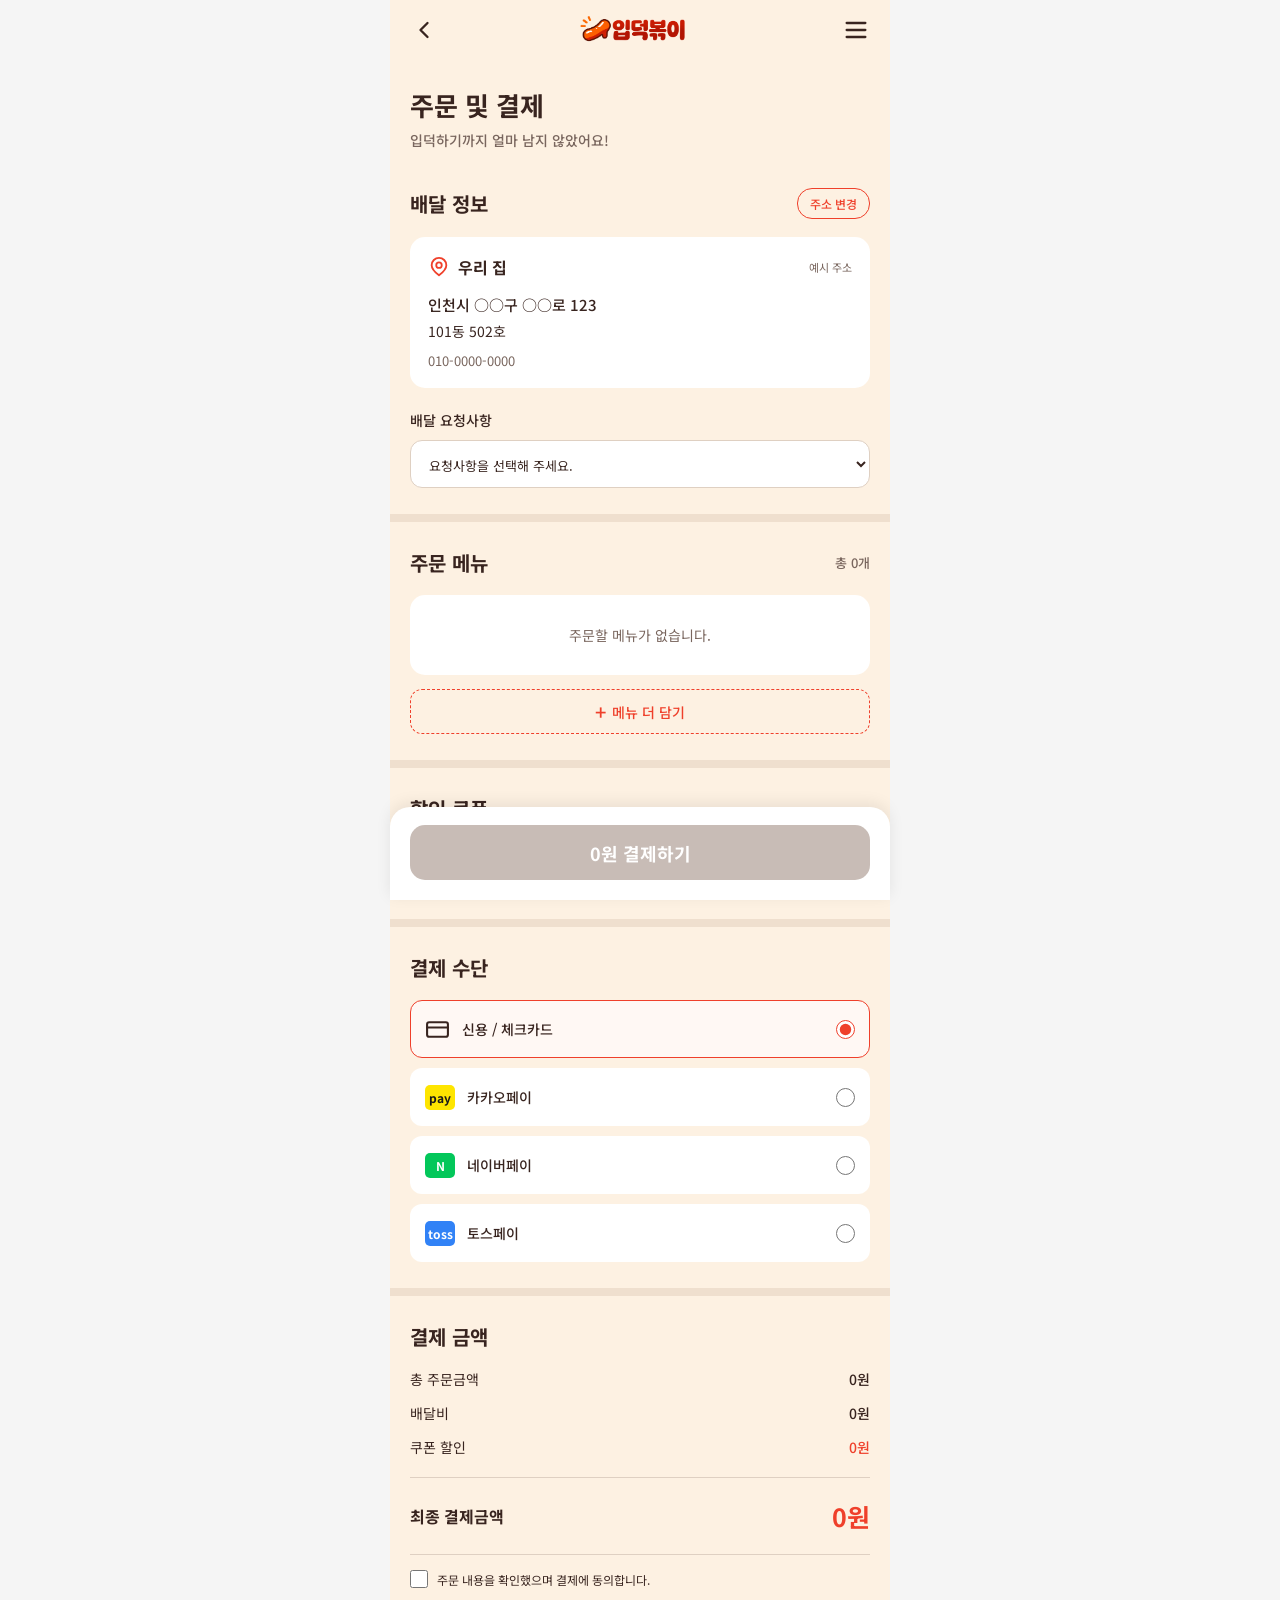
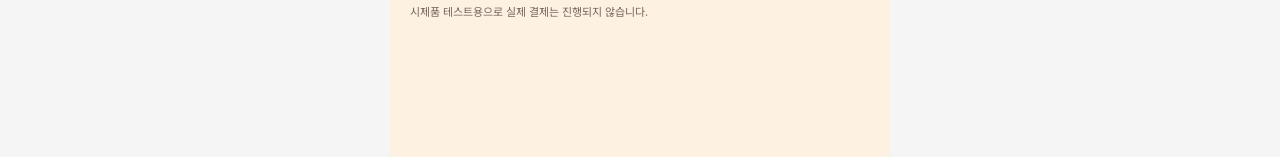
<file: sub/payment/payment.html>
<!DOCTYPE html>
<html lang="ko">
<head>
    <meta charset="UTF-8">
    <meta name="viewport" content="width=device-width, initial-scale=1.0">

    <title>입덕볶이 - 주문 및 결제</title>

    <link rel="preconnect" href="https://fonts.googleapis.com">
    <link rel="preconnect" href="https://fonts.gstatic.com" crossorigin>
    <link href="https://fonts.googleapis.com/css2?family=Noto+Sans+KR:wght@300;400;500;700&display=swap" rel="stylesheet">

    <link rel="stylesheet" href="css/payment.css">
</head>

<body>

    <div class="container">

        <!-- 헤더 -->
        <header class="header">

            <a href="../lists/lists.html?cart=1" class="back-button" aria-label="뒤로가기">
                <svg width="28" height="28" viewBox="0 0 24 24"
                    fill="none" stroke="currentColor" stroke-width="2"
                    stroke-linecap="round" stroke-linejoin="round">
                    <path d="m15 18-6-6 6-6"/>
                </svg>
            </a>

            <a href="../../index.html" class="logo">
                <img src="../lists/img/logo.png" alt="입덕볶이">
            </a>

            <button class="menu-button" id="menuOpen" aria-label="메뉴 열기">
                <svg width="28" height="28" viewBox="0 0 24 24"
                    fill="none" stroke="currentColor" stroke-width="2"
                    stroke-linecap="round">
                    <path d="M4 6h16"/>
                    <path d="M4 12h16"/>
                    <path d="M4 18h16"/>
                </svg>
            </button>

        </header>


        <!-- 햄버거 슬라이드 메뉴 -->
        <div class="menu-layer" id="menuLayer">

            <div class="menu-overlay" id="menuOverlay"></div>

            <nav class="side-menu">

                <div class="side-menu-header">

                    <button id="menuClose" aria-label="메뉴 닫기">
                        <svg width="28" height="28" viewBox="0 0 24 24"
                            fill="none" stroke="currentColor" stroke-width="2"
                            stroke-linecap="round">
                            <path d="M18 6 6 18"/>
                            <path d="m6 6 12 12"/>
                        </svg>
                    </button>

                </div>

                <ul class="side-menu-list">

     <li>
        <a href="../lists/lists.html">떡볶이 메뉴</a>
    </li>

    <li>
        <a href="../about/about.html">소개</a>
    </li>

    <li>
        <a href="../community/community.html">커뮤니티</a>
    </li>
                    <li><a href="../mypage/mypage.html">마이페이지</a></li>

    <li>
        <a href="../login/login.html">로그인</a>
    </li>

</ul>

            </nav>

        </div>


        <!-- 페이지 제목 -->
        <section class="page-title">

            <h1>주문 및 결제</h1>

            <p>입덕하기까지 얼마 남지 않았어요!</p>

        </section>


        <!-- 배달 정보 -->
        <section class="payment-section">

            <div class="section-title">

                <h2>배달 정보</h2>

                <a href="../../index.html" class="change-address">
                    주소 변경
                </a>

            </div>

            <div class="delivery-card">

                <div class="delivery-title">

                    <svg width="22" height="22" viewBox="0 0 24 24"
                        fill="none" stroke="currentColor" stroke-width="2"
                        stroke-linecap="round" stroke-linejoin="round">
                        <path d="M20 10c0 5-8 11-8 11S4 15 4 10a8 8 0 1 1 16 0Z"/>
                        <circle cx="12" cy="10" r="3"/>
                    </svg>

                    <strong id="addressName">우리 집</strong>

                    <span id="addressStatus">예시 주소</span>

                </div>

                <p class="address" id="deliveryAddress"></p>

                <p class="address-detail" id="deliveryDetail"></p>

                <p class="phone" id="deliveryPhone"></p>

            </div>


            <!-- 배달 요청사항 -->
            <div class="request-box">

                <label for="deliveryRequest">배달 요청사항</label>

                <select id="deliveryRequest">

                    <option value="">요청사항을 선택해 주세요.</option>

                    <option value="문 앞에 놓아주세요.">
                        문 앞에 놓아주세요.
                    </option>

                    <option value="도착하면 전화해 주세요.">
                        도착하면 전화해 주세요.
                    </option>

                    <option value="벨을 누르지 말아주세요.">
                        벨을 누르지 말아주세요.
                    </option>

                    <option value="직접 받을게요.">
                        직접 받을게요.
                    </option>

                    <option value="custom">
                        직접 입력
                    </option>

                </select>

                <textarea id="customRequest"
                    placeholder="배달 요청사항을 입력해 주세요."
                    maxlength="100"
                    hidden></textarea>

            </div>

        </section>


        <!-- 주문 메뉴 -->
        <section class="payment-section">

            <div class="section-title">

                <h2>주문 메뉴</h2>

                <span class="menu-count" id="orderCount">총 0개</span>

            </div>

            <div class="order-list" id="orderList">

                <!-- 주문 메뉴 자동 생성 -->

            </div>

            <a href="../lists/lists.html" class="more-menu">

                <span>+</span> 메뉴 더 담기

            </a>

        </section>


        <!-- 할인 쿠폰 -->
        <section class="payment-section">

            <div class="section-title">

                <h2>할인 쿠폰</h2>

            </div>

            <div class="coupon-box">

                <svg width="22" height="22" viewBox="0 0 24 24"
                    fill="none" stroke="currentColor" stroke-width="2"
                    stroke-linecap="round" stroke-linejoin="round">
                    <path d="M4 9a3 3 0 0 0 0 6v4h16v-4a3 3 0 0 1 0-6V5H4Z"/>
                    <path d="M13 5v2m0 3v2m0 3v4"/>
                </svg>

                <select id="couponSelect" aria-label="할인 쿠폰">

                    <option value="0">쿠폰을 선택해 주세요.</option>

                    <option value="2000">첫 입덕 기념 2,000원 할인</option>

                </select>

            </div>

        </section>


        <!-- 결제 수단 -->
        <section class="payment-section">

            <div class="section-title">

                <h2>결제 수단</h2>

            </div>

            <div class="payment-methods">

                <!-- 신용 / 체크카드 -->
                <label class="method-item">

                    <svg width="25" height="25" viewBox="0 0 24 24"
                        fill="none" stroke="currentColor" stroke-width="2"
                        stroke-linecap="round" stroke-linejoin="round">
                        <rect x="2" y="5" width="20" height="14" rx="2"/>
                        <path d="M2 10h20"/>
                    </svg>

                    <span>신용 / 체크카드</span>

                    <input type="radio" name="paymentMethod"
                        value="신용 / 체크카드" checked>

                </label>


                <!-- 카카오페이 -->
                <label class="method-item">

                    <span class="pay-icon kakao">pay</span>

                    <span>카카오페이</span>

                    <input type="radio" name="paymentMethod"
                        value="카카오페이">

                </label>


                <!-- 네이버페이 -->
                <label class="method-item">

                    <span class="pay-icon naver">N</span>

                    <span>네이버페이</span>

                    <input type="radio" name="paymentMethod"
                        value="네이버페이">

                </label>


                <!-- 토스페이 -->
                <label class="method-item">

                    <span class="pay-icon toss">toss</span>

                    <span>토스페이</span>

                    <input type="radio" name="paymentMethod"
                        value="토스페이">

                </label>

            </div>

        </section>


        <!-- 결제 금액 -->
        <section class="payment-section price-section">

            <div class="section-title">

                <h2>결제 금액</h2>

            </div>

            <div class="price-row">

                <span>총 주문금액</span>

                <strong id="productTotal">0원</strong>

            </div>

            <div class="price-row">

                <span>배달비</span>

                <strong id="deliveryFee">0원</strong>

            </div>

            <div class="price-row discount-row">

                <span>쿠폰 할인</span>

                <strong id="discountPrice">0원</strong>

            </div>

            <div class="final-price">

                <span>최종 결제금액</span>

                <strong id="finalPrice">0원</strong>

            </div>

            <label class="agreement">

                <input type="checkbox" id="agreementCheck">

                <span>주문 내용을 확인했으며 결제에 동의합니다.</span>

            </label>

            <p class="test-notice">
                시제품 테스트용으로 실제 결제는 진행되지 않습니다.
            </p>

        </section>


        <!-- 하단 고정 결제 버튼 -->
        <footer class="payment-footer">

            <button id="payButton" disabled>

                0원 결제하기

            </button>

        </footer>

    </div>


    <!-- JavaScript -->
    <script>

        // ==========================
        // 1. 주문 데이터 불러오기
        // ==========================

        const params = new URLSearchParams(location.search);

        const isDirectOrder = params.get('mode') === 'direct';

        const cart = JSON.parse(
            localStorage.getItem('ipdeokOrderCart') || '[]'
        );

        const directOrder = JSON.parse(
            sessionStorage.getItem('ipdeokDirectOrder') || 'null'
        );

        // 바로 주문과 장바구니 주문 구분
        const orderMenus = isDirectOrder
            ? (directOrder ? [directOrder] : [])
            : cart;


        // 금액 표시 함수
        function won(price) {

            return price.toLocaleString('ko-KR') + '원';

        }


        // 바로 주문일 경우 상세페이지로 돌아가기
        if (isDirectOrder && directOrder && directOrder.detailUrl) {

            document.querySelector('.back-button').href =
                directOrder.detailUrl;

        }


        // ==========================
        // 2. 배달 정보 불러오기
        // ==========================

        const savedAddress = JSON.parse(
            localStorage.getItem('ipdeokDelivery') || 'null'
        );

        // 메인페이지 주소 설정 기능 제작 전 임시 정보
        const deliveryInfo = savedAddress || {

            name: '우리 집',
            address: '인천시 ○○구 ○○로 123',
            detail: '101동 502호',
            phone: '010-0000-0000'

        };

        document.getElementById('addressName').textContent =
            deliveryInfo.name || '배달 주소';

        document.getElementById('deliveryAddress').textContent =
            deliveryInfo.address;

        document.getElementById('deliveryDetail').textContent =
            deliveryInfo.detail;

        document.getElementById('deliveryPhone').textContent =
            deliveryInfo.phone;

        document.getElementById('addressStatus').textContent =
            savedAddress ? '저장된 주소' : '예시 주소';


        // ==========================
        // 3. 배달 요청사항
        // ==========================

        const deliveryRequest =
            document.getElementById('deliveryRequest');

        const customRequest =
            document.getElementById('customRequest');

        deliveryRequest.addEventListener('change', function () {

            customRequest.hidden =
                deliveryRequest.value !== 'custom';

            if (deliveryRequest.value === 'custom') {

                customRequest.focus();

            }

        });


        // ==========================
        // 4. 주문 메뉴 표시
        // ==========================

        const orderList = document.getElementById('orderList');

        const orderCount = document.getElementById('orderCount');

        let productTotal = 0;

        let totalQuantity = 0;


        function showOrderMenus() {

            orderList.innerHTML = '';

            productTotal = 0;

            totalQuantity = 0;


            // 주문 메뉴가 없는 경우
            if (orderMenus.length === 0) {

                orderList.innerHTML = `
                    <div class="empty-order">
                        주문할 메뉴가 없습니다.
                    </div>
                `;

            }


            orderMenus.forEach(function (menu) {

                productTotal += menu.total;

                totalQuantity += menu.qty;


                const item = document.createElement('article');

                item.className = 'order-item';


                const options = [

                    menu.spicy,
                    ...(menu.toppings || [])

                ].filter(Boolean).join(' / ');


                item.innerHTML = `

                    <div class="order-image"
                        style="background-image: url('../lists/${menu.image}')">
                    </div>

                    <div class="order-info">

                        <h3>${menu.name}</h3>

                        <p class="order-options">
                            ${options || '추가 옵션 없음'}
                        </p>

                        <p class="order-quantity">
                            수량 ${menu.qty}개
                        </p>

                        <strong class="order-price">
                            ${won(menu.total)}
                        </strong>

                    </div>

                `;

                orderList.appendChild(item);

            });


            orderCount.textContent = '총 ' + totalQuantity + '개';

        }


        // ==========================
        // 5. 결제 금액 계산
        // ==========================

        const couponSelect = document.getElementById('couponSelect');

        const agreementCheck =
            document.getElementById('agreementCheck');

        const payButton = document.getElementById('payButton');

        let finalTotal = 0;

        let discount = 0;

        let deliveryFee = 0;


        function updatePrice() {

            // 주문 메뉴가 있을 때만 배달비 적용
            deliveryFee = orderMenus.length > 0 ? 3000 : 0;

            // 할인금액이 주문금액을 초과하지 않도록 설정
            discount = Math.min(
                Number(couponSelect.value),
                productTotal
            );

            finalTotal = productTotal + deliveryFee - discount;


            document.getElementById('productTotal').textContent =
                won(productTotal);

            document.getElementById('deliveryFee').textContent =
                won(deliveryFee);

            document.getElementById('discountPrice').textContent =
                discount > 0 ? '-' + won(discount) : '0원';

            document.getElementById('finalPrice').textContent =
                won(finalTotal);


            payButton.textContent =
                won(finalTotal) + ' 결제하기';


            // 주문 메뉴가 있고 결제에 동의해야 버튼 활성화
            payButton.disabled =
                !agreementCheck.checked || orderMenus.length === 0;

        }


        couponSelect.addEventListener('change', updatePrice);

        agreementCheck.addEventListener('change', updatePrice);


        // ==========================
        // 6. 결제하기
        // ==========================

        payButton.addEventListener('click', function () {

            if (!agreementCheck.checked || orderMenus.length === 0) {

                return;

            }


            // 선택한 결제 수단
            const paymentMethod = document.querySelector(
                'input[name="paymentMethod"]:checked'
            ).value;


            // 배달 요청사항
            const request = deliveryRequest.value === 'custom'
                ? customRequest.value.trim()
                : deliveryRequest.value;


            if (deliveryRequest.value === 'custom' && !request) {

                alert('배달 요청사항을 입력해 주세요.');

                customRequest.focus();

                return;

            }


            // 결제 완료 페이지에 전달할 주문 정보
            const completedOrder = {

                orderNumber: 'IP' + Date.now(),

                orderDate: new Date().toISOString(),

                menus: orderMenus,

                delivery: deliveryInfo,

                request: request || '요청사항 없음',

                paymentMethod: paymentMethod,

                productTotal: productTotal,

                deliveryFee: deliveryFee,

                discount: discount,

                finalTotal: finalTotal,

                totalQuantity: totalQuantity,

                testPayment: true

            };


            // 중복 클릭 방지
            payButton.disabled = true;

            payButton.textContent = '결제 진행 중...';


            // 주문 완료 정보 저장
            localStorage.setItem(
                'ipdeokLastOrder',
                JSON.stringify(completedOrder)
            );


            // 바로 주문이면 기존 장바구니 유지
            if (isDirectOrder) {

                sessionStorage.removeItem('ipdeokDirectOrder');

            } else {

                // 장바구니 주문이면 결제 후 비우기
                localStorage.removeItem('ipdeokOrderCart');

            }


            // 결제 완료 페이지 이동
            setTimeout(function () {

                window.location.href =
                    '../payment_finish/payment_finish.html';

            }, 600);

        });


        // ==========================
        // 7. 햄버거 메뉴
        // ==========================

        const menuOpen = document.getElementById('menuOpen');

        const menuClose = document.getElementById('menuClose');

        const menuLayer = document.getElementById('menuLayer');

        const menuOverlay = document.getElementById('menuOverlay');


        menuOpen.addEventListener('click', function () {

            menuLayer.classList.add('active');

            document.body.style.overflow = 'hidden';

        });


        function closeMenu() {

            menuLayer.classList.remove('active');

            document.body.style.overflow = '';

        }


        menuClose.addEventListener('click', closeMenu);

        menuOverlay.addEventListener('click', closeMenu);


        document.addEventListener('keydown', function (event) {

            if (event.key === 'Escape') {

                closeMenu();

            }

        });


        // ==========================
        // 8. 처음 접속했을 때 실행
        // ==========================

        showOrderMenus();

        updatePrice();

    </script>

</body>
</html>
</file>
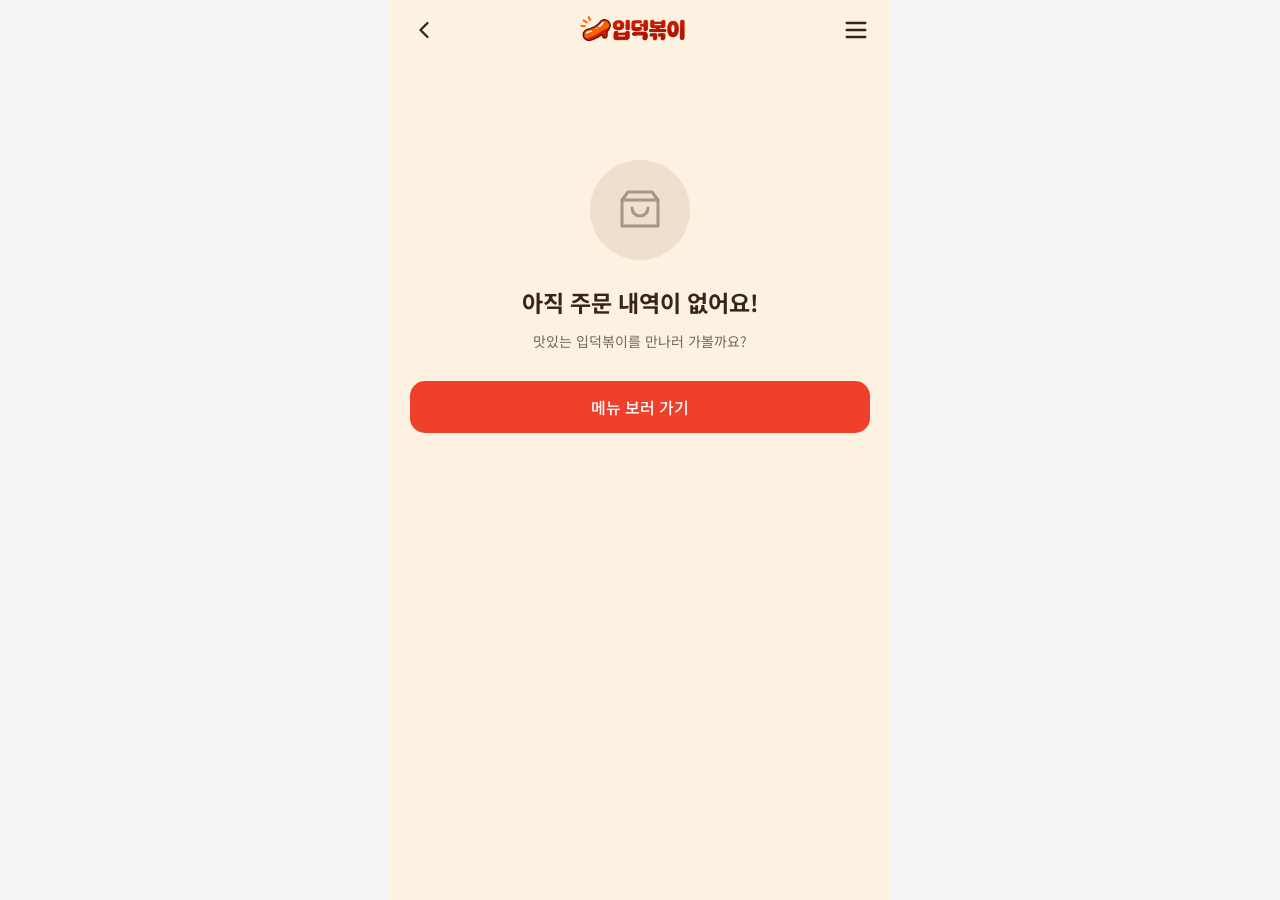
<file: sub/payment_finish/payment_finish.html>
<!DOCTYPE html>
<html lang="ko">
<head>
    <meta charset="UTF-8">
    <meta name="viewport" content="width=device-width, initial-scale=1.0">

    <title>입덕볶이 - 주문 완료</title>

    <link rel="preconnect" href="https://fonts.googleapis.com">
    <link rel="preconnect" href="https://fonts.gstatic.com" crossorigin>
    <link href="https://fonts.googleapis.com/css2?family=Noto+Sans+KR:wght@300;400;500;700&display=swap" rel="stylesheet">

    <link rel="stylesheet" href="css/payment_finish.css">
</head>

<body>

    <div class="container">

        <!-- 헤더 -->
        <header class="header">

            <a href="../../index.html" class="back-button" aria-label="메인으로 돌아가기">
                <svg width="28" height="28" viewBox="0 0 24 24"
                    fill="none" stroke="currentColor" stroke-width="2"
                    stroke-linecap="round" stroke-linejoin="round">
                    <path d="m15 18-6-6 6-6"/>
                </svg>
            </a>

            <a href="../../index.html" class="logo">
                <img src="../lists/img/logo.png" alt="입덕볶이">
            </a>

            <button class="menu-button" id="menuOpen" aria-label="메뉴 열기">
                <svg width="28" height="28" viewBox="0 0 24 24"
                    fill="none" stroke="currentColor" stroke-width="2"
                    stroke-linecap="round">
                    <path d="M4 6h16"/>
                    <path d="M4 12h16"/>
                    <path d="M4 18h16"/>
                </svg>
            </button>

        </header>


        <!-- 햄버거 슬라이드 메뉴 -->
        <div class="menu-layer" id="menuLayer">

            <div class="menu-overlay" id="menuOverlay"></div>

            <nav class="side-menu">

                <div class="side-menu-header">

                    <button id="menuClose" aria-label="메뉴 닫기">
                        <svg width="28" height="28" viewBox="0 0 24 24"
                            fill="none" stroke="currentColor" stroke-width="2"
                            stroke-linecap="round">
                            <path d="M18 6 6 18"/>
                            <path d="m6 6 12 12"/>
                        </svg>
                    </button>

                </div>

                <ul class="side-menu-list">

    <li>
        <a href="../lists/lists.html">떡볶이 메뉴</a>
    </li>

    <li>
        <a href="../about/about.html">소개</a>
    </li>

    <li>
        <a href="../community/community.html">커뮤니티</a>
    </li>
                    <li><a href="../mypage/mypage.html">마이페이지</a></li>

    <li>
        <a href="../login/login.html">로그인</a>
    </li>

</ul>
            </nav>

        </div>


        <!-- 주문 정보가 없을 때 -->
        <section class="empty-section" id="emptySection" hidden>

            <div class="empty-icon">

                <svg width="48" height="48" viewBox="0 0 24 24"
                    fill="none" stroke="currentColor" stroke-width="1.5"
                    stroke-linecap="round" stroke-linejoin="round">
                    <path d="M6 3h12l3 4v13H3V7Z"/>
                    <path d="M3 7h18"/>
                    <path d="M16 11a4 4 0 0 1-8 0"/>
                </svg>

            </div>

            <h1>아직 주문 내역이 없어요!</h1>

            <p>맛있는 입덕볶이를 만나러 가볼까요?</p>

            <a href="../lists/lists.html" class="empty-button">
                메뉴 보러 가기
            </a>

        </section>


        <!-- 주문 완료 전체 영역 -->
        <main id="completedContent" hidden>


            <!-- 주문 완료 메시지 -->
            <section class="success-section">

                <div class="success-animation">

                    <span class="sparkle sparkle01">✦</span>

                    <span class="sparkle sparkle02">✧</span>

                    <span class="sparkle sparkle03">✦</span>

                    <span class="sparkle sparkle04">✧</span>

                    <div class="success-circle">

                        <svg width="55" height="55" viewBox="0 0 24 24"
                            fill="none" stroke="currentColor" stroke-width="3"
                            stroke-linecap="round" stroke-linejoin="round">

                            <path d="m20 6-11 11-5-5"/>

                        </svg>

                    </div>

                </div>

                <h1>입덕 완료!</h1>

                <h2>주문이 완료되었어요.</h2>

                <p class="success-description">

                    맛있는 입덕볶이가 곧 찾아갈게요!<br>

                    조금만 기다려 주세요 ♥

                </p>


                <!-- 예상 배달 시간 -->
                <div class="delivery-time">

                    <p>예상 배달 시간</p>

                    <strong>30 ~ 40<span>분</span></strong>

                    <small>시제품 기준 예상 시간</small>

                </div>

            </section>


            <!-- 주문 현황 -->
            <section class="status-section">

                <div class="status-card">

                    <h2>주문 현황</h2>

                    <div class="status-list">

                        <div class="status-step active">

                            <div class="status-icon">

                                <svg width="22" height="22" viewBox="0 0 24 24"
                                    fill="none" stroke="currentColor"
                                    stroke-width="2.5"
                                    stroke-linecap="round"
                                    stroke-linejoin="round">

                                    <path d="m20 6-11 11-5-5"/>

                                </svg>

                            </div>

                            <span>주문 접수</span>

                        </div>


                        <div class="status-step">

                            <div class="status-icon">

                                <svg width="22" height="22" viewBox="0 0 24 24"
                                    fill="none" stroke="currentColor"
                                    stroke-width="1.8"
                                    stroke-linecap="round"
                                    stroke-linejoin="round">

                                    <path d="M3 12h18"/>
                                    <path d="M5 12v5a3 3 0 0 0 3 3h8a3 3 0 0 0 3-3v-5"/>
                                    <path d="M9 3v4M12 2v5M15 3v4"/>

                                </svg>

                            </div>

                            <span>조리 중</span>

                        </div>


                        <div class="status-step">

                            <div class="status-icon">

                                <svg width="22" height="22" viewBox="0 0 24 24"
                                    fill="none" stroke="currentColor"
                                    stroke-width="1.8"
                                    stroke-linecap="round"
                                    stroke-linejoin="round">

                                    <rect x="1" y="5" width="15" height="12" rx="1"/>
                                    <path d="M16 9h4l3 4v4h-7"/>
                                    <circle cx="5.5" cy="18" r="2.5"/>
                                    <circle cx="18.5" cy="18" r="2.5"/>

                                </svg>

                            </div>

                            <span>배달 중</span>

                        </div>


                        <div class="status-step">

                            <div class="status-icon">

                                <svg width="22" height="22" viewBox="0 0 24 24"
                                    fill="none" stroke="currentColor"
                                    stroke-width="1.8"
                                    stroke-linecap="round"
                                    stroke-linejoin="round">

                                    <path d="m3 10 9-7 9 7v10H3Z"/>
                                    <path d="M9 20v-6h6v6"/>

                                </svg>

                            </div>

                            <span>배달 완료</span>

                        </div>

                    </div>

                </div>

            </section>


            <!-- 주문 내역 -->
            <section class="finish-section">

                <div class="section-title">

                    <h2>주문 내역</h2>

                    <span id="orderCount">총 0개</span>

                </div>

                <div class="order-meta">

                    <p>

                        <span>주문번호</span>

                        <strong id="orderNumber"></strong>

                    </p>

                    <p>

                        <span>주문일시</span>

                        <strong id="orderDate"></strong>

                    </p>

                </div>

                <div class="order-list" id="orderList">

                    <!-- 주문 메뉴 자동 생성 -->

                </div>

            </section>


            <!-- 배달 정보 -->
            <section class="finish-section">

                <div class="section-title">

                    <h2>배달 정보</h2>

                </div>

                <div class="delivery-card">

                    <div class="delivery-title">

                        <svg width="22" height="22" viewBox="0 0 24 24"
                            fill="none" stroke="currentColor" stroke-width="2"
                            stroke-linecap="round" stroke-linejoin="round">

                            <path d="M20 10c0 5-8 11-8 11S4 15 4 10a8 8 0 1 1 16 0Z"/>
                            <circle cx="12" cy="10" r="3"/>

                        </svg>

                        <strong id="addressName"></strong>

                    </div>

                    <p class="address" id="deliveryAddress"></p>

                    <p class="address-detail" id="deliveryDetail"></p>

                    <p class="phone" id="deliveryPhone"></p>

                    <div class="request-info">

                        <span>배달 요청사항</span>

                        <p id="deliveryRequest"></p>

                    </div>

                </div>

            </section>


            <!-- 결제 정보 -->
            <section class="finish-section price-section">

                <div class="section-title">

                    <h2>결제 정보</h2>

                </div>

                <div class="price-row">

                    <span>결제 수단</span>

                    <strong id="paymentMethod"></strong>

                </div>

                <div class="price-row">

                    <span>총 주문금액</span>

                    <strong id="productTotal">0원</strong>

                </div>

                <div class="price-row">

                    <span>배달비</span>

                    <strong id="deliveryFee">0원</strong>

                </div>

                <div class="price-row discount-row">

                    <span>쿠폰 할인</span>

                    <strong id="discountPrice">0원</strong>

                </div>

                <div class="final-price">

                    <span>최종 결제금액</span>

                    <strong id="finalPrice">0원</strong>

                </div>

                <p class="test-notice">

                    시제품 테스트 주문으로 실제 결제 및 배달은 진행되지 않습니다.

                </p>

            </section>


            <!-- 하단 고정 버튼 -->
            <footer class="finish-footer">

                <a href="../../index.html" class="home-button">

                    메인으로 돌아가기

                </a>

            </footer>

        </main>

    </div>


    <!-- JavaScript -->
    <script>

        // ==========================
        // 1. 주문 완료 정보 불러오기
        // ==========================

        let order = null;

        try {

            order = JSON.parse(
                localStorage.getItem('ipdeokLastOrder') || 'null'
            );

        } catch (error) {

            console.error('주문 정보를 불러올 수 없습니다.', error);

        }


        // 금액 표시 함수
        function won(price) {

            return Number(price || 0).toLocaleString('ko-KR') + '원';

        }


        // 텍스트 표시 함수
        function setText(id, value) {

            document.getElementById(id).textContent = value;

        }


        // ==========================
        // 2. 주문 정보 표시
        // ==========================

        function showCompletedOrder() {

            const emptySection =
                document.getElementById('emptySection');

            const completedContent =
                document.getElementById('completedContent');


            // 주문 정보가 없을 때
            if (!order || !Array.isArray(order.menus) ||
                order.menus.length === 0) {

                emptySection.hidden = false;

                completedContent.hidden = true;

                return;

            }


            emptySection.hidden = true;

            completedContent.hidden = false;


            // 주문번호
            setText('orderNumber', order.orderNumber);


            // 주문일시
            const date = new Date(order.orderDate);

            const formattedDate = date.toLocaleString('ko-KR', {

                year: 'numeric',

                month: '2-digit',

                day: '2-digit',

                hour: '2-digit',

                minute: '2-digit'

            });

            setText('orderDate', formattedDate);


            // 총 주문 수량
            setText(
                'orderCount',
                '총 ' + order.totalQuantity + '개'
            );


            // ==========================
            // 3. 주문 메뉴 표시
            // ==========================

            const orderList =
                document.getElementById('orderList');

            orderList.innerHTML = '';


            order.menus.forEach(function (menu) {

                const item = document.createElement('article');

                item.className = 'order-item';


                const options = [

                    menu.spicy,

                    ...(menu.toppings || [])

                ].filter(Boolean).join(' / ');


                item.innerHTML = `

                    <div class="order-image"
                        style="background-image: url('../lists/${menu.image}')">
                    </div>

                    <div class="order-info">

                        <h3>${menu.name}</h3>

                        <p class="order-options">

                            ${options || '추가 옵션 없음'}

                        </p>

                        <p class="order-quantity">

                            수량 ${menu.qty}개

                        </p>

                        <strong class="order-price">

                            ${won(menu.total)}

                        </strong>

                    </div>

                `;

                orderList.appendChild(item);

            });


            // ==========================
            // 4. 배달 정보 표시
            // ==========================

            const delivery = order.delivery || {};

            setText(
                'addressName',
                delivery.name || '배달 주소'
            );

            setText(
                'deliveryAddress',
                delivery.address || '주소 정보 없음'
            );

            setText(
                'deliveryDetail',
                delivery.detail || ''
            );

            setText(
                'deliveryPhone',
                delivery.phone || ''
            );

            setText(
                'deliveryRequest',
                order.request || '요청사항 없음'
            );


            // ==========================
            // 5. 결제 정보 표시
            // ==========================

            setText(
                'paymentMethod',
                order.paymentMethod || '-'
            );

            setText(
                'productTotal',
                won(order.productTotal)
            );

            setText(
                'deliveryFee',
                won(order.deliveryFee)
            );

            setText(
                'discountPrice',
                order.discount > 0
                    ? '-' + won(order.discount)
                    : '0원'
            );

            setText(
                'finalPrice',
                won(order.finalTotal)
            );

        }


        // ==========================
        // 6. 햄버거 메뉴
        // ==========================

        const menuOpen =
            document.getElementById('menuOpen');

        const menuClose =
            document.getElementById('menuClose');

        const menuLayer =
            document.getElementById('menuLayer');

        const menuOverlay =
            document.getElementById('menuOverlay');


        menuOpen.addEventListener('click', function () {

            menuLayer.classList.add('active');

            document.body.style.overflow = 'hidden';

        });


        function closeMenu() {

            menuLayer.classList.remove('active');

            document.body.style.overflow = '';

        }


        menuClose.addEventListener('click', closeMenu);

        menuOverlay.addEventListener('click', closeMenu);


        document.addEventListener('keydown', function (event) {

            if (event.key === 'Escape') {

                closeMenu();

            }

        });


        // ==========================
        // 7. 처음 접속했을 때 실행
        // ==========================

        showCompletedOrder();

    </script>

</body>
</html>
</file>
<file: css/style.css>
/* ==============================
   공통 설정
============================== */

* {
    margin: 0;
    padding: 0;
    box-sizing: border-box;
}

:root {
    --red: #ef402b;
    --cream: #fdf1e2;
    --brown: #38241f;
    --white: #ffffff;
    --gray: #79665e;
    --line: #dfd0c2;
}

body {
    font-family: 'Noto Sans KR', sans-serif;
    color: var(--brown);
    background-color: #f5f5f5;
}

a {
    color: inherit;
    text-decoration: none;
}

button {
    font-family: inherit;
    color: inherit;
    border: none;
    background: none;
    cursor: pointer;
}

input {
    font-family: inherit;
}

img {
    display: block;
    max-width: 100%;
}

.container {
    width: 100%;
    max-width: 500px;
    min-height: 100vh;
    margin: 0 auto;
    background-color: var(--cream);
    overflow: hidden;
}


/* 공통 섹션 제목 */

.section-heading {
    display: flex;
    align-items: center;
    justify-content: space-between;
}

.section-heading h2 {
    font-size: 30px;
    font-weight: 700;
    line-height: 1.4;
    color: var(--brown);
}


/* ==============================
   Header
============================== */

.header {
    width: 100%;
    height: 60px;
    padding: 0 20px;

    display: flex;
    justify-content: space-between;
    align-items: center;

    background-color: var(--cream);
}

.logo img {
    width: 150px;
    height: auto;
}

.menu-button {
    display: flex;
    align-items: center;
    justify-content: center;
    color: var(--brown);
}


/* ==============================
   햄버거 슬라이드 메뉴
============================== */

.menu-layer {
    position: fixed;
    top: 0;
    left: 50%;
    transform: translateX(-50%);

    width: 100%;
    max-width: 500px;
    height: 100vh;
    height: 100dvh;

    overflow: hidden;
    visibility: hidden;
    pointer-events: none;

    transition: visibility 0.3s;
    z-index: 110;
}

.menu-layer.active {
    visibility: visible;
    pointer-events: auto;
}

.menu-overlay {
    position: absolute;
    inset: 0;

    background-color: rgba(0, 0, 0, 0.4);
    opacity: 0;

    transition: opacity 0.3s ease;
}

.menu-layer.active .menu-overlay {
    opacity: 1;
}

.side-menu {
    position: absolute;
    top: 0;
    right: 0;

    width: 66.6667%;
    height: 100%;
    padding: 0 20px;

    background-color: var(--cream);

    transform: translateX(100%);
    transition: transform 0.3s ease;

    overflow-y: auto;
}

.menu-layer.active .side-menu {
    transform: translateX(0);
}

.side-menu-header {
    height: 60px;

    display: flex;
    justify-content: flex-end;
    align-items: center;
}

#menuClose {
    display: flex;
    align-items: center;
    justify-content: center;
}

.side-menu-list {
    list-style: none;
}

.side-menu-list li {
    border-bottom: 1px solid var(--line);
}

.side-menu-list a {
    display: block;
    padding: 20px 0;

    font-size: 18px;
    font-weight: 500;
    color: var(--brown);
}

.side-menu-list a:hover {
    color: var(--red);
}


/* ==============================
   배달 주소
============================== */

.address-bar {
    width: 100%;
    min-height: 50px;
    padding: 10px 20px;

    display: flex;
    align-items: center;
    gap: 10px;

    font-size: 14px;
    font-weight: 500;
    text-align: left;
}

.address-bar svg {
    flex-shrink: 0;
    color: var(--red);
}

#currentAddress {
    flex: 1;
    min-width: 0;

    overflow: hidden;
    text-overflow: ellipsis;
    white-space: nowrap;
}

.address-bar .address-arrow {
    color: var(--brown);
}


/* ==============================
   배달 주소 설정 팝업
============================== */

.address-popup {
    position: fixed;
    top: 0;
    left: 50%;
    transform: translateX(-50%);

    width: 100%;
    max-width: 500px;
    height: 100vh;
    height: 100dvh;

    display: flex;
    align-items: flex-end;

    background-color: rgba(0, 0, 0, 0.4);

    opacity: 0;
    visibility: hidden;
    pointer-events: none;

    transition: opacity 0.3s, visibility 0.3s;

    z-index: 120;
}

.address-popup.active {
    opacity: 1;
    visibility: visible;
    pointer-events: auto;
}

.address-panel {
    width: 100%;
    max-height: 90%;
    padding: 28px 20px;

    border-radius: 25px 25px 0 0;
    background-color: var(--cream);

    overflow-y: auto;

    transform: translateY(100%);
    transition: transform 0.3s ease;
}

.address-popup.active .address-panel {
    transform: translateY(0);
}

.popup-header {
    display: flex;
    align-items: center;
    justify-content: space-between;
}

.popup-header h2 {
    font-size: 24px;
    font-weight: 700;
}

#addressClose {
    font-size: 24px;
}

.address-description {
    font-size: 14px;
    color: var(--gray);
    margin: 10px 0 25px;
}

.input-group {
    margin-bottom: 18px;
}

.input-group label {
    display: block;
    font-size: 14px;
    font-weight: 500;
    margin-bottom: 8px;
}

.input-group input {
    width: 100%;
    height: 48px;
    padding: 0 14px;

    border: 1px solid var(--line);
    border-radius: 12px;
    background-color: var(--white);

    font-size: 14px;
    color: var(--brown);
    outline: none;
}

.input-group input:focus {
    border-color: var(--red);
}

.address-save {
    width: 100%;
    height: 55px;
    margin-top: 10px;

    border-radius: 15px;
    background-color: var(--red);

    font-size: 16px;
    font-weight: 700;
    color: var(--white);
}


/* ==============================
   Hero : 메인 비주얼
============================== */

.hero {
    position: relative;

    width: 100%;
    height: 500px;
    padding: 35px 20px 0;

    background-color: var(--red);
    overflow: hidden;

    text-align: center;
}

.hero-text {
    position: relative;
    z-index: 2;
    color: var(--white);
}

.hero-subtitle {
    font-size: 16px;
    font-weight: 500;
    margin-bottom: 12px;
}

.hero h1 {
    font-size: 42px;
    font-weight: 700;
    line-height: 1.25;
    letter-spacing: -2px;
}

.hero-image {
    position: absolute;
    bottom: -25px;
    left: 50%;

    transform: translateX(-50%);

    width: 90%;
    max-width: 420px;
    height: 330px;

    object-fit: contain;

    filter: drop-shadow(0 15px 15px rgba(0, 0, 0, 0.15));
}


/* ==============================
   Section 1 : 주문 버튼
============================== */

.section01 {
    padding: 20px;
}

.quick-menu {
    display: grid;
    grid-template-columns: repeat(3, minmax(0, 1fr));
    gap: 12px;
}

.quick-button {
    min-width: 0;
    height: 105px;

    display: flex;
    flex-direction: column;
    align-items: center;
    justify-content: center;
    gap: 12px;

    background-color: var(--white);
    border-radius: 15px;

    font-size: 14px;
    font-weight: 500;
    text-align: center;

    box-shadow: 0 3px 8px rgba(56, 36, 31, 0.06);

    transition: transform 0.2s, background-color 0.2s;
}

.quick-button svg {
    color: var(--red);
}

.quick-button:active {
    transform: scale(0.95);
    background-color: #ffe4d4;
}


/* ==============================
   공통 탭 버튼
============================== */

.recommend-tabs,
.category-list {
    display: flex;
    align-items: center;
    gap: 10px;

    margin-top: 16px;
}

.recommend-tab,
.category-button {
    flex-shrink: 0;

    min-width: 80px;
    height: 35px;
    padding: 0 15px;

    border: 1px solid var(--brown);
    border-radius: 15px;

    font-size: 12px;
    font-weight: 500;
    color: var(--brown);
    white-space: nowrap;

    transition: background-color 0.2s, color 0.2s;
}

.recommend-tab.active,
.category-button.active {
    background-color: var(--red);
    border-color: var(--red);
    color: var(--white);
}


/* ==============================
   Section 2 : 추천 메뉴
   무한 캐러셀 슬라이드
============================== */

.section02 {
    padding: 55px 0 50px;
    overflow: hidden;
}


/* 제목 */

.section02 .section-heading {
    padding: 0 20px;
}

.recommend-tabs {
    padding: 0 20px;
}


/* 추천 메뉴 슬라이드 영역 */

.recommend-slider {
    position: relative;

    width: 100%;
    overflow: hidden;
    margin-top: 26px;

    touch-action: pan-y;

    cursor: grab;

    -webkit-user-select: none;
    user-select: none;
}

.recommend-slider:active {
    cursor: grabbing;
}


/* 슬라이드 이동 영역 */

.recommend-track {
    display: flex;
    justify-content: flex-start;
    align-items: flex-start;
    gap: 22px;

    width: 100%;
    padding-bottom: 75px;

    transition: transform 0.45s cubic-bezier(
        0.22, 0.61, 0.36, 1
    );

    will-change: transform;
}


/* 추천 메뉴 카드 */

.recommend-card {
    position: relative;

    flex: 0 0 66.5%;
    flex-shrink: 0;

    min-width: 0;
    height: 300px;
    padding: 45px 12px 0;
    margin-top: 0;

    border-radius: 15px;
    background-color: #f5c9aa;

    text-align: center;
    color: #a24b35;

    cursor: inherit;

    transition:
        background-color 0.45s ease,
        color 0.45s ease,
        margin-top 0.45s ease,
        box-shadow 0.45s ease;
}


/* 가운데 강조 카드 */

.recommend-card.active {
    margin-top: 35px;

    background-color: var(--red);
    color: var(--white);

    box-shadow: 0 8px 15px rgba(239, 64, 43, 0.15);
}


/* BEST 순위 */

.best-rank {
    font-size: 24px;
    font-weight: 700;
    letter-spacing: 1px;
}


/* 추천 메뉴 이름 */

.best-name {
    font-size: 20px;
    font-weight: 700;
    margin-top: 10px;
    letter-spacing: -0.5px;
}


/* 추천 메뉴 설명 */

.best-description {
    font-size: 13px;
    font-weight: 400;
    margin-top: 10px;
    line-height: 1.5;
}


/* 추천 메뉴 이미지 */

.best-image {
    position: absolute;
    left: 50%;
    bottom: -65px;

    transform: translateX(-50%);

    width: 170px;
    height: 170px;

    object-fit: contain;

    filter: drop-shadow(0 8px 8px rgba(0, 0, 0, 0.15));

    pointer-events: none;

    -webkit-user-select: none;
    user-select: none;

    opacity: 0;

    transition: opacity 0.35s ease;
}


/* 가운데 카드 이미지 자연스럽게 등장 */

.recommend-card.active .best-image {
    opacity: 1;
}


/* 추천 메뉴 페이지 표시 */

.recommend-dots {
    display: flex;
    justify-content: center;
    align-items: center;
    gap: 7px;

    margin-top: 12px;
}

.recommend-dot {
    width: 7px;
    height: 7px;

    border-radius: 20px;
    background-color: #dfc9b6;

    transition:
        width 0.3s ease,
        background-color 0.3s ease;
}

.recommend-dot.active {
    width: 22px;
    background-color: var(--red);
}


/* ==============================
   Section 3 : 메뉴
============================== */

.section03 {
    padding: 30px 20px 50px;
}


/* 전체 보기 */

.view-all {
    display: flex;
    align-items: center;
    gap: 5px;

    font-size: 13px;
    font-weight: 500;
    color: var(--red);
}

.view-all span {
    font-size: 22px;
    line-height: 1;
}


/* 카테고리 가로 스크롤 */

.category-list {
    overflow-x: auto;
    scrollbar-width: none;
}

.category-list::-webkit-scrollbar {
    display: none;
}


/* 메뉴 2열 배치 */

.main-menu-list {
    display: grid;
    grid-template-columns: repeat(2, minmax(0, 1fr));

    gap: 15px;
    margin-top: 24px;
}


/* 메뉴 카드 */

.menu-card {
    min-width: 0;
    padding: 9px;

    background-color: var(--white);
    border-radius: 15px;

    box-shadow: 0 3px 8px rgba(56, 36, 31, 0.06);

    transition: transform 0.2s ease;
}

.menu-card:active {
    transform: scale(0.97);
}

.menu-link {
    display: block;
    height: 100%;
}


/* 메뉴 이미지 */

.menu-image {
    width: 100%;
    aspect-ratio: 1 / 0.9;

    border-radius: 10px;
    background-color: #f7f7f7;

    overflow: hidden;
}

.menu-image img {
    width: 100%;
    height: 100%;

    object-fit: contain;
}


/* 메뉴 텍스트 */

.menu-info {
    padding: 10px 3px 5px;
}

.menu-name {
    font-size: 14px;
    font-weight: 500;
    color: var(--brown);

    overflow: hidden;
    text-overflow: ellipsis;
    white-space: nowrap;
}

.menu-price {
    font-size: 16px;
    font-weight: 700;
    color: var(--red);

    margin-top: 6px;
}


/* ==============================
   Section 4 : 이벤트
============================== */

.section04 {
    padding: 30px 0 65px;
}

.section04 .section-heading {
    padding: 0 20px;
}


/* 이벤트 설명 */

.event-description {
    font-size: 14px;
    font-weight: 500;
    color: var(--gray);

    padding: 0 20px;
    margin-top: 10px;
}


/* 이벤트 탭 */

.event-tabs {
    display: flex;

    width: 100%;
    height: 60px;

    border-top: 1px solid var(--line);
    border-bottom: 1px solid var(--line);

    margin-top: 24px;
}

.event-tab {
    position: relative;

    flex: 1;

    font-size: 14px;
    font-weight: 500;
    color: var(--gray);
}


/* 활성화된 이벤트 탭 */

.event-tab.active {
    font-weight: 700;
    color: var(--red);
}

.event-tab.active::after {
    content: '';

    position: absolute;
    bottom: 0;
    left: 0;

    width: 100%;
    height: 3px;

    background-color: var(--red);
}


/* 이벤트 콘텐츠 영역 */

.event-list {
    padding: 35px 20px 0;
}


/* 이벤트 카드 */

.event-card {
    display: block;

    border-radius: 15px;
    background-color: var(--white);

    overflow: hidden;

    box-shadow: 0 3px 8px rgba(56, 36, 31, 0.06);
}


/* 이벤트 배너 */

.event-image {
    position: relative;

    width: 100%;
    height: 240px;

    display: flex;
    align-items: center;
    justify-content: center;

    background-color: #ffddbd;
    background-size: cover;
    background-position: center;
    background-repeat: no-repeat;

    text-align: center;
    overflow: hidden;
}

.event-banner-text {
    position: relative;
    z-index: 1;

    color: var(--red);
}

.event-banner-text p {
    font-size: 14px;
    font-weight: 700;
    letter-spacing: 1px;
}

.event-banner-icon {
    display: block;
    font-size: 36px;
    line-height: 1.2;
    margin: 8px 0;
}

.event-banner-text h3 {
    font-size: 32px;
    font-weight: 700;
    line-height: 1.2;
    letter-spacing: -1px;
}

.event-banner-text small {
    display: block;
    font-size: 13px;
    font-weight: 500;
    margin-top: 12px;
}


/* 이벤트 하단 텍스트 */

.event-info {
    padding: 16px;
}

.event-subtitle {
    font-size: 14px;
    font-weight: 500;
    color: var(--gray);
}

.event-title {
    font-size: 16px;
    font-weight: 500;
    color: var(--brown);
    line-height: 1.5;
    margin-top: 6px;

    display: -webkit-box;
    -webkit-line-clamp: 2;
    line-clamp: 2;
    -webkit-box-orient: vertical;
    overflow: hidden;
}


/* 이벤트가 없는 경우 */

.empty-event {
    height: 240px;

    display: flex;
    flex-direction: column;
    align-items: center;
    justify-content: center;
    gap: 12px;

    background-color: var(--white);
    border-radius: 15px;

    color: var(--gray);
    font-size: 14px;
}

.empty-event span {
    font-size: 45px;
    color: #dfc9b6;
}


/* ==============================
   Footer
============================== */

.footer {
    padding: 30px 20px 100px;

    background-color: #efdfce;

    text-align: left;
}

.footer img {
    width: 110px;
    height: auto;
    margin-bottom: 15px;
}

.footer p {
    font-size: 13px;
    font-weight: 500;
    color: var(--brown);
}

.footer .copyright {
    margin-top: 20px;
    font-size: 11px;
    font-weight: 400;
    color: var(--gray);
}

.footer small {
    display: block;
    font-size: 10px;
    color: var(--gray);
    margin-top: 6px;
}


/* ==============================
   장바구니 고정 버튼
============================== */

.cart-button {
    position: fixed;
    bottom: 20px;

    right: max(20px, calc((100% - 500px) / 2 + 20px));

    width: 56px;
    height: 56px;

    display: flex;
    align-items: center;
    justify-content: center;

    border-radius: 50%;
    background-color: var(--red);
    color: var(--white);

    box-shadow: 0 4px 10px rgba(0, 0, 0, 0.2);

    z-index: 90;
}

.cart-count {
    position: absolute;
    top: -5px;
    right: -5px;

    min-width: 23px;
    height: 23px;
    padding: 0 5px;

    display: none;
    align-items: center;
    justify-content: center;

    border: 2px solid var(--white);
    border-radius: 20px;

    background-color: var(--brown);
    color: var(--white);

    font-size: 12px;
    font-weight: 700;
}


/* ==============================
   스크롤 등장 효과
============================== */

.scroll-reveal {
    opacity: 0;

    transform: translateY(35px);

    transition:
        opacity 0.7s ease,
        transform 0.7s ease;
}

.scroll-reveal.show {
    opacity: 1;
    transform: translateY(0);
}


/* ==============================
   작은 모바일 화면 대응
============================== */

@media (max-width: 380px) {

    .logo img {
        width: 135px;
    }

    .hero {
        height: 430px;
    }

    .hero h1 {
        font-size: 36px;
    }

    .hero-subtitle {
        font-size: 14px;
    }

    .hero-image {
        height: 280px;
    }

    .quick-menu {
        gap: 8px;
    }

    .quick-button {
        height: 95px;
        font-size: 12px;
    }

    .section-heading h2 {
        font-size: 26px;
    }

    .recommend-tabs {
        gap: 7px;
    }

    .recommend-tab {
        min-width: 70px;
        padding: 0 10px;
    }

    .recommend-card {
        height: 270px;
    }

    .best-name {
        font-size: 17px;
    }

    .best-description {
        font-size: 11px;
    }

    .best-image {
        width: 150px;
        height: 150px;
    }

    .menu-name {
        font-size: 12px;
    }

    .menu-price {
        font-size: 15px;
    }

    .event-banner-text h3 {
        font-size: 28px;
    }

}


/* ==============================
   모션 감소 설정
============================== */

@media (prefers-reduced-motion: reduce) {

    *,
    *::before,
    *::after {
        animation: none !important;
        transition: none !important;
        scroll-behavior: auto !important;
    }

    .scroll-reveal {
        opacity: 1;
        transform: none;
    }

}
/* 추천 메뉴 보러가기 버튼 */

.best-more {
    display: inline-flex;
    align-items: center;
    justify-content: center;

    height: 35px;
    padding: 0 18px;
    margin-top: 18px;

    background-color: var(--cream);
    color: var(--red);

    border-radius: 30px;

    font-size: 12px;
    font-weight: 700;

    opacity: 0;
    visibility: hidden;
    pointer-events: none;

    transform: translateY(5px);

    transition:
        opacity 0.3s ease,
        transform 0.3s ease,
        background-color 0.2s ease;
}

/* 가운데 카드에서만 버튼 표시 */

.recommend-card.active .best-more {
    opacity: 1;
    visibility: visible;
    pointer-events: auto;

    transform: translateY(0);
}

/* 버튼 호버 효과 */

.best-more:hover {
    background-color: #ffffff;
    transform: translateY(-3px);
}

/* 버튼 클릭 효과 */

.best-more:active {
    transform: scale(0.95);
}

/* 추천 메뉴 슬라이드 높이 고정 */

.recommend-track {
    height: 410px;
    padding-bottom: 0;
}

.recommend-card {
    margin-top: 0;
    transform: translateY(0);

    transition:
        background-color 0.45s ease,
        color 0.45s ease,
        transform 0.45s ease,
        box-shadow 0.45s ease;
}

.recommend-card.active {
    margin-top: 0;
    transform: translateY(35px);
}

/* 작은 모바일 화면 대응 */

@media (max-width: 380px) {
    .recommend-track {
        height: 380px;
    }
}
/* 무한 슬라이드 위치 재설정 시 애니메이션 방지 */

.recommend-track.resetting,
.recommend-track.resetting .recommend-card,
.recommend-track.resetting .best-image,
.recommend-track.resetting .best-more {
    transition: none !important;
    animation: none !important;
}
/* 페이지 전환 애니메이션 */

@view-transition {
    navigation: auto;
}

::view-transition-old(root) {
    animation: pageOut 0.2s ease both;
}

::view-transition-new(root) {
    animation: pageIn 0.3s ease both;
}

@keyframes pageOut {
    from {
        opacity: 1;
    }

    to {
        opacity: 0;
    }
}

@keyframes pageIn {
    from {
        opacity: 0;
        transform: translateY(8px);
    }

    to {
        opacity: 1;
        transform: translateY(0);
    }
}

@media (prefers-reduced-motion: reduce) {
    ::view-transition-old(root),
    ::view-transition-new(root) {
        animation: none;
    }
}
</file>
<file: sub/about/css/about.css>
/* ==========================
   공통 설정
========================== */

:root {
    --red: #ef402b;
    --cream: #fdf1e2;
    --brown: #38241f;
    --white: #ffffff;
    --gray: #79665e;
    --line: #dfd0c2;
}

* {
    margin: 0;
    padding: 0;
    box-sizing: border-box;
}

body {
    font-family: 'Noto Sans KR', sans-serif;
    background-color: #f5f5f5;
    color: var(--brown);
}

a {
    text-decoration: none;
    color: inherit;
}

button {
    border: none;
    background: none;
    color: inherit;
    font-family: inherit;
    cursor: pointer;
}

img {
    display: block;
    max-width: 100%;
}

ul {
    list-style: none;
}

.container {
    width: 100%;
    max-width: 500px;
    min-height: 100vh;
    margin: 0 auto;
    background-color: var(--cream);
    overflow: hidden;
}


/* ==========================
   헤더
========================== */

.header {
    position: relative;
    width: 100%;
    height: 60px;
    padding: 0 20px;
    display: flex;
    align-items: center;
    justify-content: space-between;
    background-color: var(--cream);
}

.logo {
    position: absolute;
    left: 50%;
    transform: translateX(-50%);
}

.logo img {
    width: 120px;
    height: auto;
}

.back-button,
.menu-button {
    display: flex;
    align-items: center;
    justify-content: center;
}


/* ==========================
   햄버거 메뉴
========================== */

.menu-layer {
    position: fixed;
    top: 0;
    left: 50%;
    transform: translateX(-50%);
    width: 100%;
    max-width: 500px;
    height: 100%;
    z-index: 110;
    visibility: hidden;
    pointer-events: none;
    overflow: hidden;
}

.menu-layer.active {
    visibility: visible;
    pointer-events: auto;
}

.menu-overlay {
    position: absolute;
    inset: 0;
    background-color: rgba(0, 0, 0, 0.4);
    opacity: 0;
    transition: opacity 0.3s ease;
}

.menu-layer.active .menu-overlay {
    opacity: 1;
}

.side-menu {
    position: absolute;
    top: 0;
    right: 0;
    width: 67%;
    height: 100%;
    background-color: var(--cream);
    padding: 20px;
    transform: translateX(100%);
    transition: transform 0.3s ease;
    z-index: 2;
}

.menu-layer.active .side-menu {
    transform: translateX(0);
}

.side-menu-header {
    height: 40px;
    display: flex;
    align-items: center;
    justify-content: flex-end;
}

.side-menu-list {
    margin-top: 20px;
}

.side-menu-list li {
    border-bottom: 1px solid var(--line);
}

.side-menu-list a {
    display: block;
    padding: 20px 0;
    font-size: 18px;
    font-weight: 500;
    transition: color 0.2s ease;
}

.side-menu-list a:hover {
    color: var(--red);
}


/* ==========================
   SECTION 01. 메인 비주얼
========================== */

.hero {
    position: relative;
    height: 500px;
    padding: 40px 20px 0;
    background-color: var(--red);
    text-align: center;
    overflow: hidden;
}

.hero-text {
    position: relative;
    z-index: 2;
    color: var(--white);
}

.hero-label {
    font-size: 13px;
    font-weight: 500;
    letter-spacing: 2px;
    margin-bottom: 20px;
}

.hero h1 {
    font-size: 44px;
    font-weight: 700;
    line-height: 1.2;
    letter-spacing: -2px;
}

.hero-description {
    margin-top: 15px;
    font-size: 15px;
    font-weight: 400;
}

.hero-image {
    position: absolute;
    left: 50%;
    bottom: -20px;
    transform: translateX(-50%);
    width: 90%;
    max-width: 420px;
    height: 300px;
    object-fit: contain;
    filter: drop-shadow(0 10px 12px rgba(0, 0, 0, 0.15));
}


/* ==========================
   섹션 공통 스타일
========================== */

.section {
    padding: 65px 20px;
}

.section-label {
    font-size: 13px;
    font-weight: 700;
    letter-spacing: 1px;
    color: var(--red);
    margin-bottom: 14px;
}

.section h2 {
    font-size: 30px;
    font-weight: 700;
    line-height: 1.4;
    letter-spacing: -1px;
}

.section-description {
    font-size: 14px;
    line-height: 1.7;
    color: var(--gray);
    margin-top: 12px;
}

.body-text {
    font-size: 15px;
    font-weight: 400;
    line-height: 1.9;
    word-break: keep-all;
    color: var(--gray);
    margin-top: 18px;
}


/* ==========================
   SECTION 02. 브랜드 스토리
========================== */

.story-image {
    width: 100%;
    height: 280px;
    margin: 30px 0;
    background-color: #f5c9aa;
    border-radius: 15px;
    display: flex;
    align-items: center;
    justify-content: center;
    overflow: hidden;
}

.story-image img {
    width: 85%;
    height: 90%;
    object-fit: contain;
}

.story-quote {
    margin-top: 30px;
    padding: 20px;
    border-left: 4px solid var(--red);
    background-color: #ffe3d0;
    font-size: 18px;
    font-weight: 700;
    line-height: 1.6;
    color: var(--red);
}


/* ==========================
   SECTION 03. 브랜드 특징
========================== */

.brand-values {
    background-color: #efdfce;
}

.value-list {
    display: flex;
    flex-direction: column;
    gap: 15px;
    margin-top: 30px;
}

.value-card {
    display: flex;
    align-items: flex-start;
    gap: 16px;
    padding: 22px 18px;
    border-radius: 15px;
    background-color: var(--white);
}

.value-icon {
    flex-shrink: 0;
    width: 60px;
    height: 60px;
    border-radius: 50%;
    background-color: #ffebe0;
    color: var(--red);
    display: flex;
    align-items: center;
    justify-content: center;
}

.value-number {
    font-size: 11px;
    font-weight: 700;
    color: var(--red);
    letter-spacing: 1px;
}

.value-card h3 {
    font-size: 19px;
    font-weight: 700;
    margin-top: 5px;
}

.value-card p {
    font-size: 13px;
    color: var(--gray);
    line-height: 1.8;
    margin-top: 8px;
    word-break: keep-all;
}


/* ==========================
   SECTION 04. 아이덴티티
========================== */

.identity-logo {
    width: 100%;
    height: 210px;
    background-color: var(--white);
    border-radius: 15px;
    margin-top: 30px;
    display: flex;
    align-items: center;
    justify-content: center;
}

.identity-logo img {
    width: 65%;
    max-height: 150px;
    object-fit: contain;
}

.identity-title {
    font-size: 20px;
    font-weight: 700;
    margin-top: 30px;
}

.color-list {
    display: grid;
    grid-template-columns: repeat(3, minmax(0, 1fr));
    gap: 12px;
    margin-top: 20px;
}

.color-chip {
    width: 100%;
    aspect-ratio: 1 / 1;
    border-radius: 12px;
    margin-bottom: 12px;
}

.color-chip.red {
    background-color: var(--red);
}

.color-chip.cream {
    background-color: var(--cream);
    border: 1px solid var(--line);
}

.color-chip.brown {
    background-color: var(--brown);
}

.color-item strong {
    display: block;
    font-size: 13px;
    font-weight: 700;
}

.color-item span {
    display: block;
    font-size: 11px;
    color: var(--gray);
    margin-top: 5px;
}


/* ==========================
   SECTION 05. 대표 메뉴
========================== */

.signature {
    background-color: #ffe3d0;
}

.signature-list {
    display: flex;
    flex-direction: column;
    gap: 15px;
    margin-top: 30px;
}

.signature-card {
    display: flex;
    align-items: center;
    gap: 15px;
    padding: 15px;
    border-radius: 15px;
    background-color: var(--white);
    transition: transform 0.2s ease;
}

.signature-card:hover {
    transform: translateY(-3px);
}

.signature-image {
    flex: 0 0 40%;
    aspect-ratio: 1 / 1;
    display: flex;
    align-items: center;
    justify-content: center;
    background-color: #f8f3ed;
    border-radius: 10px;
    overflow: hidden;
}

.signature-image img {
    width: 100%;
    height: 100%;
    object-fit: contain;
}

.signature-info {
    flex: 1;
    min-width: 0;
}

.signature-info span {
    font-size: 12px;
    font-weight: 700;
    color: var(--red);
}

.signature-info h3 {
    font-size: 17px;
    font-weight: 700;
    line-height: 1.5;
    margin-top: 5px;
    word-break: keep-all;
}

.signature-info p {
    font-size: 12px;
    line-height: 1.6;
    color: var(--gray);
    margin-top: 8px;
}

.signature-info strong {
    display: block;
    font-size: 17px;
    color: var(--red);
    margin-top: 10px;
}


/* ==========================
   SECTION 06. 추천 조합
========================== */

.combination-card {
    background-color: var(--white);
    border-radius: 15px;
    overflow: hidden;
    margin-top: 25px;
}

.combination-image {
    width: 100%;
    height: 230px;
    background-color: #f7f7f7;
    display: flex;
    align-items: center;
    justify-content: center;
}

.combination-image img {
    width: 100%;
    height: 100%;
    object-fit: contain;
}

.combination-info {
    padding: 22px;
}

.combination-tag {
    display: inline-block;
    padding: 5px 12px;
    border-radius: 20px;
    background-color: #ffe3d0;
    color: var(--red);
    font-size: 12px;
    font-weight: 500;
}

.combination-info h3 {
    font-size: 21px;
    font-weight: 700;
    margin-top: 12px;
}

.combination-info p {
    font-size: 14px;
    color: var(--gray);
    line-height: 1.8;
    margin-top: 10px;
    word-break: keep-all;
}


/* ==========================
   SECTION 07. 주문 배너
========================== */

.order-banner {
    padding: 65px 20px;
    background-color: var(--red);
    color: var(--white);
    text-align: center;
}

.order-banner > p {
    font-size: 13px;
    font-weight: 500;
    letter-spacing: 2px;
}

.order-banner h2 {
    font-size: 42px;
    font-weight: 700;
    line-height: 1.25;
    letter-spacing: -2px;
    margin-top: 20px;
}

.order-banner > span {
    display: block;
    font-size: 14px;
    margin-top: 20px;
}

.order-button {
    width: 100%;
    height: 58px;
    margin-top: 30px;
    border-radius: 12px;
    background-color: var(--cream);
    color: var(--red);
    font-size: 16px;
    font-weight: 700;
    display: flex;
    align-items: center;
    justify-content: center;
    gap: 12px;
    transition: background-color 0.2s ease;
}

.order-button:hover {
    background-color: var(--white);
}


/* ==========================
   푸터
========================== */

.footer {
    padding: 35px 20px 50px;
    background-color: #efdfce;
}

.footer img {
    width: 110px;
    height: auto;
    margin-bottom: 15px;
}

.footer p {
    font-size: 13px;
    font-weight: 500;
}

.footer .copyright {
    margin-top: 20px;
    font-size: 11px;
    font-weight: 400;
    color: var(--gray);
}

.footer small {
    display: block;
    font-size: 10px;
    color: var(--gray);
    margin-top: 6px;
}


/* ==========================
   모바일 반응형
========================== */

@media (max-width: 380px) {

    .hero {
        height: 440px;
    }

    .hero h1 {
        font-size: 37px;
    }

    .hero-image {
        height: 250px;
    }

    .section {
        padding: 50px 20px;
    }

    .section h2 {
        font-size: 27px;
    }

    .body-text {
        font-size: 14px;
    }

    .value-icon {
        width: 48px;
        height: 48px;
    }

    .value-card h3 {
        font-size: 17px;
    }

    .signature-info h3 {
        font-size: 14px;
    }

    .color-item strong {
        font-size: 11px;
    }

    .order-banner h2 {
        font-size: 36px;
    }

}

@media (prefers-reduced-motion: reduce) {

    *,
    *::before,
    *::after {
        transition: none !important;
        animation: none !important;
    }

}
/* 페이지 전환 애니메이션 */

@view-transition {
    navigation: auto;
}

::view-transition-old(root) {
    animation: pageOut 0.2s ease both;
}

::view-transition-new(root) {
    animation: pageIn 0.3s ease both;
}

@keyframes pageOut {
    from {
        opacity: 1;
    }

    to {
        opacity: 0;
    }
}

@keyframes pageIn {
    from {
        opacity: 0;
        transform: translateY(8px);
    }

    to {
        opacity: 1;
        transform: translateY(0);
    }
}

@media (prefers-reduced-motion: reduce) {
    ::view-transition-old(root),
    ::view-transition-new(root) {
        animation: none;
    }
}
</file>
<file: sub/community/css/community.css>
/* ==========================
   공통 설정
========================== */

:root {
    --red: #ef402b;
    --cream: #fdf1e2;
    --brown: #38241f;
    --white: #ffffff;
    --gray: #79665e;
    --line: #dfd0c2;
}

* {
    margin: 0;
    padding: 0;
    box-sizing: border-box;
}

body {
    font-family: 'Noto Sans KR', sans-serif;
    background-color: #f5f5f5;
    color: var(--brown);
}

a {
    color: inherit;
    text-decoration: none;
}

button {
    border: none;
    background: none;
    color: inherit;
    font-family: inherit;
    cursor: pointer;
}

input,
textarea,
select {
    font-family: inherit;
    color: var(--brown);
}

img {
    display: block;
    max-width: 100%;
}

ul {
    list-style: none;
}

.container {
    width: 100%;
    max-width: 500px;
    min-height: 100vh;
    margin: 0 auto;
    background-color: var(--cream);
    overflow: hidden;
}


/* ==========================
   헤더
========================== */

.header {
    position: relative;
    width: 100%;
    height: 60px;
    padding: 0 20px;
    display: flex;
    align-items: center;
    justify-content: space-between;
    background-color: var(--cream);
}

.logo {
    position: absolute;
    left: 50%;
    transform: translateX(-50%);
}

.logo img {
    width: 120px;
    height: auto;
}

.back-button,
.menu-button {
    display: flex;
    align-items: center;
    justify-content: center;
}


/* ==========================
   햄버거 메뉴
========================== */

.menu-layer {
    position: fixed;
    top: 0;
    left: 50%;
    transform: translateX(-50%);
    width: 100%;
    max-width: 500px;
    height: 100%;
    z-index: 110;
    visibility: hidden;
    pointer-events: none;
    overflow: hidden;
}

.menu-layer.active {
    visibility: visible;
    pointer-events: auto;
}

.menu-overlay {
    position: absolute;
    inset: 0;
    background-color: rgba(0, 0, 0, 0.4);
    opacity: 0;
    transition: opacity 0.3s ease;
}

.menu-layer.active .menu-overlay {
    opacity: 1;
}

.side-menu {
    position: absolute;
    top: 0;
    right: 0;
    width: 67%;
    height: 100%;
    background-color: var(--cream);
    padding: 20px;
    transform: translateX(100%);
    transition: transform 0.3s ease;
    z-index: 2;
}

.menu-layer.active .side-menu {
    transform: translateX(0);
}

.side-menu-header {
    height: 40px;
    display: flex;
    align-items: center;
    justify-content: flex-end;
}

.side-menu-list {
    margin-top: 20px;
}

.side-menu-list li {
    border-bottom: 1px solid var(--line);
}

.side-menu-list a {
    display: block;
    padding: 20px 0;
    font-size: 18px;
    font-weight: 500;
    transition: color 0.2s ease;
}

.side-menu-list a:hover {
    color: var(--red);
}


/* ==========================
   커뮤니티 메인 배너
========================== */

.community-hero {
    position: relative;
    padding: 45px 25px;
    background-color: var(--red);
    color: var(--white);
    overflow: hidden;
}

.hero-decoration {
    position: absolute;
    right: -25px;
    bottom: -80px;
    font-size: 270px;
    line-height: 1;
    color: rgba(255, 255, 255, 0.1);
    transform: rotate(-20deg);
    pointer-events: none;
}

.hero-label {
    position: relative;
    font-size: 12px;
    font-weight: 500;
    letter-spacing: 2px;
}

.community-hero h1 {
    position: relative;
    font-size: 35px;
    font-weight: 700;
    letter-spacing: -1.5px;
    margin: 15px 0;
}

.hero-description {
    position: relative;
    font-size: 14px;
    font-weight: 400;
    line-height: 1.8;
}


/* ==========================
   커뮤니티 영역
========================== */

.community-section {
    padding: 35px 20px 60px;
    min-height: 500px;
}

.section-heading {
    display: flex;
    align-items: center;
    justify-content: space-between;
}

.section-heading h2 {
    font-size: 30px;
    font-weight: 700;
    letter-spacing: -1px;
}

.write-button {
    height: 38px;
    padding: 0 15px;
    border-radius: 10px;
    background-color: var(--red);
    color: var(--white);
    display: flex;
    align-items: center;
    justify-content: center;
    gap: 7px;
    font-size: 13px;
    font-weight: 500;
    transition: background-color 0.2s ease;
}

.write-button:hover {
    background-color: #d83523;
}


/* ==========================
   카테고리
========================== */

.category-list {
    display: flex;
    gap: 8px;
    margin-top: 22px;
    overflow-x: auto;
    scrollbar-width: none;
}

.category-list::-webkit-scrollbar {
    display: none;
}

.category-button {
    flex-shrink: 0;
    height: 36px;
    padding: 0 15px;
    border: 1px solid var(--line);
    border-radius: 20px;
    background-color: var(--white);
    font-size: 12px;
    font-weight: 500;
    white-space: nowrap;
    transition: background-color 0.2s ease;
}

.category-button:hover {
    border-color: var(--red);
    color: var(--red);
}

.category-button.active {
    background-color: var(--red);
    border-color: var(--red);
    color: var(--white);
}


/* ==========================
   검색창
========================== */

.search-box {
    width: 100%;
    height: 48px;
    display: flex;
    align-items: center;
    gap: 10px;
    padding: 0 15px;
    margin-top: 20px;
    border: 1px solid var(--line);
    border-radius: 12px;
    background-color: var(--white);
}

.search-box:focus-within {
    border-color: var(--red);
}

.search-box input {
    flex: 1;
    min-width: 0;
    width: 100%;
    height: 100%;
    border: none;
    outline: none;
    background: none;
    font-size: 13px;
}

.search-box input::placeholder {
    color: #a28e83;
}

.search-box button {
    display: flex;
    align-items: center;
    color: var(--gray);
}


/* ==========================
   공지사항
========================== */

.notice {
    width: 100%;
    min-height: 50px;
    margin-top: 18px;
    padding: 12px;
    border-radius: 10px;
    background-color: #ffe3d0;
    display: flex;
    align-items: center;
    gap: 8px;
    text-align: left;
}

.notice svg {
    flex-shrink: 0;
    color: var(--red);
}

.notice strong {
    flex-shrink: 0;
    font-size: 12px;
    color: var(--red);
}

.notice span {
    font-size: 13px;
    font-weight: 500;
}

.notice .notice-arrow {
    margin-left: auto;
    font-size: 23px;
    color: var(--gray);
}

.notice:hover {
    background-color: #ffd9bf;
}


/* ==========================
   게시글 개수 및 정렬
========================== */

.board-toolbar {
    display: flex;
    align-items: center;
    justify-content: space-between;
    margin: 28px 0 15px;
}

.board-toolbar p {
    font-size: 12px;
    color: var(--gray);
}

.board-toolbar strong {
    color: var(--red);
    font-weight: 700;
}

.board-toolbar select {
    padding: 5px;
    border: none;
    background-color: transparent;
    outline: none;
    font-size: 12px;
    cursor: pointer;
}


/* ==========================
   게시글 목록
========================== */

.post-list {
    display: flex;
    flex-direction: column;
    gap: 12px;
}

.post-card {
    padding: 18px;
    background-color: var(--white);
    border: 1px solid transparent;
    border-radius: 15px;
    box-shadow: 0 3px 8px rgba(56, 36, 31, 0.05);
    transition: border-color 0.2s ease;
}

.post-card:hover {
    border-color: #efc4ae;
}

.post-main {
    display: block;
    width: 100%;
    text-align: left;
}

.post-top {
    display: flex;
    align-items: center;
    justify-content: space-between;
    gap: 10px;
}

.post-category {
    display: inline-block;
    font-size: 12px;
    font-weight: 700;
    color: var(--red);
}

.post-date {
    font-size: 11px;
    color: #a28e83;
}

.post-title {
    font-size: 17px;
    font-weight: 700;
    line-height: 1.5;
    margin-top: 12px;
    overflow-wrap: anywhere;
}

.post-preview {
    margin-top: 8px;
    font-size: 13px;
    font-weight: 400;
    line-height: 1.7;
    color: var(--gray);

    display: -webkit-box;
    -webkit-line-clamp: 2;
    line-clamp: 2;
    -webkit-box-orient: vertical;
    overflow: hidden;
    overflow-wrap: anywhere;
}

.post-bottom {
    display: flex;
    align-items: center;
    justify-content: space-between;
    gap: 10px;
    margin-top: 18px;
    padding-top: 14px;
    border-top: 1px solid #f0e6dc;
}

.post-author {
    display: flex;
    align-items: center;
    gap: 6px;
    font-size: 12px;
    color: var(--gray);
    min-width: 0;
    overflow-wrap: anywhere;
}

.post-author svg {
    flex-shrink: 0;
}

.post-actions {
    display: flex;
    align-items: center;
    gap: 15px;
    flex-shrink: 0;
}

.like-button,
.comment-button {
    display: flex;
    align-items: center;
    gap: 5px;
    font-size: 12px;
    color: var(--gray);
}

.like-button svg {
    color: var(--red);
}

.like-button.liked {
    color: var(--red);
}

.like-button.liked svg {
    fill: var(--red);
}

.like-button:active {
    transform: scale(0.9);
}

.comment-button:hover {
    color: var(--red);
}


/* ==========================
   게시글이 없을 때
========================== */

.empty-post {
    min-height: 250px;
    padding: 30px 15px;
    background-color: var(--white);
    border-radius: 15px;
    display: flex;
    flex-direction: column;
    align-items: center;
    justify-content: center;
    text-align: center;
}

.empty-post span {
    font-size: 55px;
    color: #dfc9b6;
}

.empty-post h3 {
    font-size: 18px;
    margin-top: 10px;
}

.empty-post p {
    font-size: 13px;
    color: var(--gray);
    line-height: 1.8;
    margin-top: 10px;
}


/* ==========================
   페이지 번호
========================== */

.pagination {
    display: flex;
    align-items: center;
    justify-content: center;
    gap: 10px;
    margin-top: 30px;
    flex-wrap: wrap;
}

.page-number,
.page-arrow {
    width: 32px;
    height: 32px;
    border-radius: 8px;
    font-size: 14px;
    display: flex;
    align-items: center;
    justify-content: center;
}

.page-number.active {
    background-color: var(--red);
    color: var(--white);
}

.page-number:hover:not(.active) {
    background-color: #ffe3d0;
}

.page-arrow {
    font-size: 24px;
    color: var(--gray);
}

.page-arrow:disabled {
    opacity: 0.3;
    cursor: default;
}


/* ==========================
   팝업 공통
========================== */

.popup-layer {
    position: fixed;
    top: 0;
    left: 50%;
    transform: translateX(-50%);
    width: 100%;
    max-width: 500px;
    height: 100%;
    padding: 20px;
    background-color: rgba(0, 0, 0, 0.45);
    z-index: 120;
    display: none;
    align-items: center;
    justify-content: center;
}

.popup-layer.active {
    display: flex;
}

.popup-panel {
    width: 100%;
    max-height: 90vh;
    max-height: 90dvh;
    padding: 25px 20px;
    border-radius: 20px;
    background-color: var(--cream);
    overflow-y: auto;
    overscroll-behavior: contain;
    animation: popupAppear 0.25s ease;
}

@keyframes popupAppear {

    from {
        opacity: 0;
        transform: translateY(20px);
    }

    to {
        opacity: 1;
        transform: translateY(0);
    }

}

.popup-header {
    display: flex;
    align-items: center;
    justify-content: space-between;
    gap: 10px;
}

.popup-header h2 {
    font-size: 23px;
    font-weight: 700;
}

.close-button {
    width: 32px;
    height: 32px;
    font-size: 20px;
    flex-shrink: 0;
}

.popup-description {
    font-size: 13px;
    line-height: 1.7;
    color: var(--gray);
    margin-top: 10px;
    margin-bottom: 25px;
}


/* ==========================
   글쓰기 입력창
========================== */

.input-group {
    display: flex;
    flex-direction: column;
    gap: 8px;
    margin-bottom: 18px;
}

.input-group label {
    font-size: 14px;
    font-weight: 500;
}

.input-group input,
.input-group select,
.input-group textarea,
.comment-form input,
.comment-form textarea {
    width: 100%;
    padding: 13px;
    border: 1px solid var(--line);
    border-radius: 10px;
    background-color: var(--white);
    font-size: 14px;
    outline: none;
}

.input-group textarea,
.comment-form textarea {
    resize: vertical;
    min-height: 80px;
    line-height: 1.7;
}

.input-group input:focus,
.input-group select:focus,
.input-group textarea:focus,
.comment-form input:focus,
.comment-form textarea:focus {
    border-color: var(--red);
}

.input-group input::placeholder,
.input-group textarea::placeholder,
.comment-form input::placeholder,
.comment-form textarea::placeholder {
    color: #a28e83;
}

.submit-button {
    width: 100%;
    height: 50px;
    margin-top: 8px;
    background-color: var(--red);
    color: var(--white);
    border-radius: 10px;
    font-size: 15px;
    font-weight: 700;
    transition: background-color 0.2s ease;
}

.submit-button:hover {
    background-color: #d83523;
}


/* ==========================
   게시글 상세
========================== */

.detail-content {
    margin-top: 25px;
    padding: 20px;
    border-radius: 12px;
    background-color: var(--white);
}

.detail-title {
    font-size: 22px;
    font-weight: 700;
    line-height: 1.5;
    margin-top: 12px;
    overflow-wrap: anywhere;
}

.detail-meta {
    display: flex;
    align-items: center;
    justify-content: space-between;
    gap: 10px;
    color: var(--gray);
    font-size: 12px;
    margin-top: 15px;
    padding-bottom: 18px;
    border-bottom: 1px solid #f0e6dc;
}

.detail-text {
    min-height: 120px;
    padding: 20px 0;
    font-size: 14px;
    line-height: 1.9;
    white-space: pre-wrap;
    overflow-wrap: anywhere;
}

.detail-like {
    display: block;
    margin: 10px auto 0;
    padding: 10px 20px;
    border: 1px solid var(--red);
    border-radius: 25px;
    color: var(--red);
    font-size: 13px;
    font-weight: 500;
}

.detail-like.liked {
    background-color: var(--red);
    color: var(--white);
}


/* ==========================
   댓글 영역
========================== */

.comment-section {
    margin-top: 25px;
}

.comment-section h3 {
    font-size: 17px;
    font-weight: 700;
}

.comment-list {
    margin-top: 15px;
}

.comment-item {
    padding: 15px;
    margin-bottom: 10px;
    border-radius: 10px;
    background-color: var(--white);
}

.comment-item strong {
    font-size: 12px;
    color: var(--red);
    overflow-wrap: anywhere;
}

.comment-item p {
    font-size: 13px;
    line-height: 1.7;
    margin-top: 7px;
    white-space: pre-wrap;
    overflow-wrap: anywhere;
}

.empty-comment {
    padding: 20px 0;
    text-align: center;
    color: var(--gray);
    font-size: 13px;
}

.comment-form {
    display: flex;
    flex-direction: column;
    gap: 10px;
    margin-top: 20px;
}


/* ==========================
   공지사항 상세
========================== */

.notice-content {
    margin: 25px 0;
    padding: 20px;
    border-radius: 12px;
    background-color: var(--white);
}

.notice-content h3 {
    font-size: 20px;
    line-height: 1.5;
    margin-top: 10px;
}

.notice-content p {
    font-size: 14px;
    color: var(--gray);
    line-height: 1.9;
    margin-top: 20px;
    word-break: keep-all;
}

.notice-content ol {
    padding-left: 20px;
    margin-top: 20px;
}

.notice-content li {
    font-size: 13px;
    line-height: 1.8;
    margin-bottom: 10px;
}


/* ==========================
   등록 완료 알림
========================== */

.toast {
    position: fixed;
    bottom: 25px;
    left: 50%;
    transform: translate(-50%, 20px);
    width: calc(100% - 40px);
    max-width: 460px;
    padding: 16px 20px;
    border-radius: 12px;
    background-color: var(--brown);
    color: var(--white);
    text-align: center;
    font-size: 14px;
    z-index: 150;
    opacity: 0;
    visibility: hidden;
    pointer-events: none;
    transition: all 0.25s ease;
}

.toast.show {
    opacity: 1;
    visibility: visible;
    transform: translate(-50%, 0);
}


/* ==========================
   푸터
========================== */

.footer {
    padding: 35px 20px 50px;
    background-color: #efdfce;
}

.footer img {
    width: 110px;
    height: auto;
    margin-bottom: 15px;
}

.footer p {
    font-size: 13px;
    font-weight: 500;
}

.footer .copyright {
    margin-top: 20px;
    font-size: 11px;
    font-weight: 400;
    color: var(--gray);
}

.footer small {
    display: block;
    font-size: 10px;
    color: var(--gray);
    margin-top: 6px;
}


/* ==========================
   모바일 반응형
========================== */

@media (max-width: 380px) {

    .community-hero {
        padding: 35px 20px;
    }

    .community-hero h1 {
        font-size: 30px;
    }

    .section-heading h2 {
        font-size: 26px;
    }

    .category-list {
        gap: 6px;
    }

    .category-button {
        padding: 0 11px;
        font-size: 11px;
    }

    .notice span {
        font-size: 11px;
    }

    .post-card {
        padding: 15px;
    }

    .post-title {
        font-size: 15px;
    }

    .post-preview {
        font-size: 12px;
    }

    .post-author {
        font-size: 11px;
    }

    .post-actions {
        gap: 10px;
    }

    .popup-layer {
        padding: 15px;
    }

    .popup-panel {
        padding: 20px 15px;
    }

}

@media (prefers-reduced-motion: reduce) {

    *,
    *::before,
    *::after {
        animation: none !important;
        transition: none !important;
    }

}
/* 페이지 전환 애니메이션 */

@view-transition {
    navigation: auto;
}

::view-transition-old(root) {
    animation: pageOut 0.2s ease both;
}

::view-transition-new(root) {
    animation: pageIn 0.3s ease both;
}

@keyframes pageOut {
    from {
        opacity: 1;
    }

    to {
        opacity: 0;
    }
}

@keyframes pageIn {
    from {
        opacity: 0;
        transform: translateY(8px);
    }

    to {
        opacity: 1;
        transform: translateY(0);
    }
}

@media (prefers-reduced-motion: reduce) {
    ::view-transition-old(root),
    ::view-transition-new(root) {
        animation: none;
    }
}
</file>
<file: sub/detail/css/detail.css>
/* ==========================
   1. 기본 설정
========================== */

* {
    margin: 0;
    padding: 0;
    box-sizing: border-box;
}

body {
    font-family: 'Noto Sans KR', sans-serif;
    background-color: #f5f5f5;
    color: #38241f;
}

a {
    color: inherit;
    text-decoration: none;
}

button {
    border: none;
    background: none;
    font-family: inherit;
    color: inherit;
    cursor: pointer;
}

ul {
    list-style: none;
}

img {
    display: block;
    max-width: 100%;
}

.container {
    width: 100%;
    max-width: 500px;
    min-height: 100vh;
    margin: 0 auto;
    background-color: #fdf1e2;
    padding-bottom: 150px;
    overflow: hidden;
}


/* ==========================
   2. 헤더
========================== */

.header {
    width: 100%;
    height: 60px;
    padding: 0 20px;

    display: flex;
    align-items: center;
    justify-content: space-between;

    position: relative;
}

.logo {
    position: absolute;
    left: 50%;
    transform: translateX(-50%);
}

.logo img {
    width: 120px;
    height: auto;
}

.back-button,
.menu-button {
    display: flex;
    align-items: center;
    justify-content: center;
}


/* ==========================
   3. 햄버거 슬라이드 메뉴
========================== */

.menu-layer {
    position: fixed;
    top: 0;
    left: 50%;
    transform: translateX(-50%);

    width: 100%;
    max-width: 500px;
    height: 100vh;
    height: 100dvh;

    overflow: hidden;
    visibility: hidden;
    pointer-events: none;

    transition: visibility 0.3s;
    z-index: 200;
}

.menu-layer.active {
    visibility: visible;
    pointer-events: auto;
}

.menu-overlay {
    position: absolute;
    inset: 0;

    background-color: rgba(0, 0, 0, 0.4);

    opacity: 0;
    transition: opacity 0.3s;
}

.menu-layer.active .menu-overlay {
    opacity: 1;
}

.side-menu {
    position: absolute;
    top: 0;
    right: 0;

    width: 66.6667%;
    height: 100%;

    padding: 20px;
    background-color: #fdf1e2;

    transform: translateX(100%);
    transition: transform 0.3s ease;
}

.menu-layer.active .side-menu {
    transform: translateX(0);
}

.side-menu-header {
    display: flex;
    justify-content: flex-end;
    margin-bottom: 40px;
}

.side-menu-list li {
    border-bottom: 1px solid #dfd0c2;
}

.side-menu-list a {
    display: block;
    padding: 20px 0;

    font-size: 18px;
    font-weight: 500;
}


/* ==========================
   4. 메뉴 대표 이미지
========================== */

.product-image {
    width: 100%;
    height: 340px;

    background-color: #f5e5d5;

    display: flex;
    justify-content: center;
    align-items: center;

    overflow: hidden;
}

.product-image img {
    width: 100%;
    height: 100%;

    object-fit: contain;
}


/* ==========================
   5. 메뉴 기본 정보
========================== */

.product-info {
    padding: 28px 20px;
    border-bottom: 8px solid #efdfce;
}

.product-category {
    font-size: 12px;
    font-weight: 700;
    color: #ef402b;

    margin-bottom: 8px;
}

.product-info h1 {
    font-size: 26px;
    font-weight: 700;
    line-height: 1.4;
}

.product-description {
    margin-top: 10px;

    font-size: 14px;
    font-weight: 400;
    line-height: 1.6;

    color: #79665e;
}

.product-price {
    margin-top: 18px;

    font-size: 26px;
    font-weight: 700;
    color: #ef402b;
}


/* ==========================
   6. 옵션 선택 영역
========================== */

.option-section {
    padding: 26px 20px;
    border-bottom: 8px solid #efdfce;
}

.section-title {
    display: flex;
    align-items: center;
    justify-content: space-between;

    margin-bottom: 6px;
}

.section-title h2,
.quantity-section h2 {
    font-size: 20px;
    font-weight: 700;
}

.required-label {
    font-size: 12px;
    font-weight: 500;
    color: #ef402b;

    padding: 5px 10px;
    border-radius: 15px;

    background-color: #ffe1d8;
}

.optional-label {
    font-size: 12px;
    font-weight: 500;
    color: #79665e;

    padding: 5px 10px;
    border-radius: 15px;

    background-color: #efdfce;
}

.option-description {
    font-size: 13px;
    color: #79665e;

    margin-bottom: 20px;
}

.option-list {
    display: flex;
    flex-direction: column;
    gap: 10px;
}

.option-item {
    display: flex;
    align-items: center;
    gap: 12px;

    min-height: 54px;
    padding: 14px;

    background-color: #ffffff;
    border: 1px solid transparent;
    border-radius: 12px;

    font-size: 14px;
    font-weight: 500;

    cursor: pointer;
    transition: background-color 0.2s,
                border-color 0.2s;
}

.option-item:has(input:checked) {
    border-color: #ef402b;
    background-color: #fff8f4;
}

.option-item input {
    width: 19px;
    height: 19px;

    flex-shrink: 0;

    accent-color: #ef402b;
    cursor: pointer;
}

.option-price {
    margin-left: auto;

    font-size: 14px;
    font-weight: 500;

    white-space: nowrap;
}


/* ==========================
   7. 수량 선택
========================== */

.quantity-section {
    padding: 26px 20px;

    display: flex;
    justify-content: space-between;
    align-items: center;
}

.quantity-box {
    display: flex;
    justify-content: space-between;
    align-items: center;

    width: 130px;
    height: 44px;

    background-color: #ffffff;
    border: 1px solid #dfd0c2;
    border-radius: 12px;
}

.quantity-box button {
    width: 42px;
    height: 42px;

    font-size: 24px;
    font-weight: 400;
    color: #ef402b;
}

.quantity-box button:disabled {
    color: #cccccc;
    cursor: default;
}

.quantity-box span {
    font-size: 16px;
    font-weight: 700;
}


/* ==========================
   8. 하단 고정 주문 영역
========================== */

.order-footer {
    position: fixed;
    bottom: 0;
    left: 50%;
    transform: translateX(-50%);

    width: 100%;
    max-width: 500px;

    padding: 18px 20px 20px;
    padding-bottom: max(20px, env(safe-area-inset-bottom));

    background-color: #ffffff;
    border-radius: 20px 20px 0 0;

    box-shadow: 0 -4px 15px rgba(0, 0, 0, 0.08);

    z-index: 90;
}

.total-box {
    display: flex;
    align-items: center;
    justify-content: space-between;

    margin-bottom: 15px;
}

.total-box span {
    font-size: 16px;
    font-weight: 500;
}

.total-box strong {
    font-size: 24px;
    font-weight: 700;
    color: #ef402b;
}

.order-buttons {
    display: flex;
    gap: 10px;
}

.add-cart-button,
.order-button {
    flex: 1;

    height: 52px;

    border-radius: 15px;

    font-size: 16px;
    font-weight: 500;
}

.add-cart-button {
    border: 1.5px solid #ef402b;
    background-color: #ffffff;
    color: #ef402b;
}

.order-button {
    background-color: #ef402b;
    color: #ffffff;
}

.add-cart-button:active,
.order-button:active {
    transform: scale(0.98);
}


/* ==========================
   9. 장바구니 담기 완료 팝업
========================== */

.confirm-popup {
    position: fixed;
    top: 0;
    left: 50%;
    transform: translateX(-50%);

    width: 100%;
    max-width: 500px;
    height: 100vh;
    height: 100dvh;

    background-color: rgba(0, 0, 0, 0.4);

    display: flex;
    align-items: center;
    justify-content: center;

    padding: 25px;

    visibility: hidden;
    opacity: 0;

    transition: opacity 0.2s,
                visibility 0.2s;

    z-index: 150;
}

.confirm-popup.active {
    visibility: visible;
    opacity: 1;
}

.confirm-box {
    width: 100%;
    max-width: 360px;

    padding: 30px 20px 20px;

    background-color: #fdf1e2;
    border-radius: 25px;

    text-align: center;
}

.confirm-icon {
    width: 65px;
    height: 65px;

    margin: 0 auto 18px;

    display: flex;
    align-items: center;
    justify-content: center;

    background-color: #ef402b;
    color: #ffffff;
    border-radius: 50%;
}

.confirm-box h2 {
    font-size: 21px;
    font-weight: 700;

    margin-bottom: 8px;
}

.confirm-box p {
    font-size: 13px;
    color: #79665e;

    margin-bottom: 25px;
}

.confirm-buttons {
    display: flex;
    gap: 8px;
}

.confirm-buttons a {
    flex: 1;

    display: flex;
    justify-content: center;
    align-items: center;

    height: 48px;

    border-radius: 12px;

    font-size: 14px;
    font-weight: 500;
}

.continue-button {
    border: 1px solid #ef402b;
    color: #ef402b;
}

.view-cart-button {
    background-color: #ef402b;
    color: #ffffff;
}


/* ==========================
   10. 모바일 반응형
========================== */

@media (max-width: 360px) {

    .product-image {
        height: 280px;
    }

    .product-info h1 {
        font-size: 23px;
    }

    .product-price {
        font-size: 23px;
    }

    .option-item {
        padding: 12px;
        font-size: 13px;
    }

    .option-price {
        font-size: 13px;
    }

    .add-cart-button,
    .order-button {
        font-size: 14px;
    }

    .confirm-box h2 {
        font-size: 18px;
    }

    .confirm-buttons a {
        font-size: 12px;
    }

}
/* 햄버거 메뉴 호버 효과 */

.side-menu-list a {
    display: block;
    cursor: pointer;
    transition: color 0.2s ease;
}

.side-menu-list a:hover {
    color: #ef402b;
    background-color: transparent;
}
/* 상세페이지 메뉴 대표 이미지 */

.product-image {
    width: 100%;
    height: 350px;
    padding: 25px;

    display: flex;
    align-items: center;
    justify-content: center;

    background-color: #fdf1e2;
    overflow: hidden;
}

.product-image img {
    display: block;
    width: 100%;
    height: 100%;

    object-fit: contain;
}
/* 페이지 전환 애니메이션 */

@view-transition {
    navigation: auto;
}

::view-transition-old(root) {
    animation: pageOut 0.2s ease both;
}

::view-transition-new(root) {
    animation: pageIn 0.3s ease both;
}

@keyframes pageOut {
    from {
        opacity: 1;
    }

    to {
        opacity: 0;
    }
}

@keyframes pageIn {
    from {
        opacity: 0;
        transform: translateY(8px);
    }

    to {
        opacity: 1;
        transform: translateY(0);
    }
}

@media (prefers-reduced-motion: reduce) {
    ::view-transition-old(root),
    ::view-transition-new(root) {
        animation: none;
    }
}
</file>
<file: sub/lists/css/lists.css>
/* ==============================
   공통 설정
============================== */

* {
    margin: 0;
    padding: 0;
    box-sizing: border-box;
}

body {
    font-family: 'Noto Sans KR', sans-serif;
    background-color: #f5f5f5;
    color: #38241f;
}

a {
    text-decoration: none;
    color: inherit;
}

button {
    border: none;
    background: none;
    font-family: inherit;
    color: inherit;
    cursor: pointer;
}

/* 전체 페이지 */
.container {
    width: 100%;
    max-width: 500px;
    min-height: 100vh;
    margin: 0 auto;

    background-color: #fdf1e2;
    overflow: hidden;
}


/* ==============================
   Header
============================== */

.header {
    position: relative;

    width: 100%;
    height: 60px;
    padding: 0 20px;

    display: flex;
    justify-content: space-between;
    align-items: center;
}

/* 중앙 로고 */
.logo {
    position: absolute;
    left: 50%;
    transform: translateX(-50%);
}

.logo img {
    display: block;
    width: 120px;
    height: auto;
}

/* 뒤로가기, 햄버거 메뉴 */
.back-button,
.menu-button {
    display: flex;
    align-items: center;
    justify-content: center;
}


/* ==============================
   페이지 제목
============================== */

.page-title {
    padding: 0 26px;
}

.page-title h1 {
    font-size: 24px;
    font-weight: 700;
}

.page-title p {
    font-size: 14px;
    font-weight: 500;
    margin-top: 2px;
}


/* ==============================
   카테고리 버튼
============================== */

.category-section {
    margin-top: 16px;
}

.category-list {
    display: flex;
    gap: 10px;

    padding: 0 20px;

    overflow-x: auto;
    scrollbar-width: none;
}

/* 스크롤바 숨기기 */
.category-list::-webkit-scrollbar {
    display: none;
}

/* 카테고리 버튼 */
.category-button {
    flex-shrink: 0;

    min-width: 80px;
    height: 35px;
    padding: 0 16px;

    border: 1px solid #38241f;
    border-radius: 15px;

    background-color: #fffaf6;

    font-size: 12px;
    font-weight: 500;

    transition: 0.2s;
}

/* 선택한 카테고리 */
.category-button.active {
    background-color: #ef402b;
    border-color: #ef402b;
    color: #ffffff;
}


/* ==============================
   메뉴 개수 및 정렬
============================== */

.menu-toolbar {
    display: flex;
    justify-content: space-between;
    align-items: center;

    padding: 0 20px;
    margin-top: 24px;
    margin-bottom: 28px;
}

/* 메뉴 개수 */
#menuCount {
    font-size: 14px;
    font-weight: 500;
}

/* 정렬 버튼 */
.sort-box {
    position: relative;

    display: flex;
    align-items: center;

    border: 1px solid #38241f;
    border-radius: 15px;

    background-color: #ffffff;
}

.sort-box svg {
    position: absolute;
    left: 8px;

    pointer-events: none;
}

.sort-box select {
    appearance: none;

    height: 33px;
    padding: 0 12px 0 29px;

    border: none;
    border-radius: 15px;

    background: transparent;
    color: #38241f;

    font-family: inherit;
    font-size: 14px;
    font-weight: 500;

    cursor: pointer;
}


/* ==============================
   메뉴 리스트
============================== */

.menu-list {
    display: grid;
    grid-template-columns: repeat(2, minmax(0, 1fr));

    gap: 15px;

    padding: 0 20px 36px;
}

/* 메뉴 카드 */
.menu-card {
    min-width: 0;
    padding: 9px;

    background-color: #ffffff;
    border-radius: 15px;

    box-shadow: 0 1px 2px rgba(56, 36, 31, 0.12);

    overflow: hidden;
}

/* 메뉴 링크 */
.menu-link {
    display: block;
}

/* 메뉴 이미지 */
.menu-image {
    width: 100%;
    aspect-ratio: 1 / 0.9;

    background-color: #f7f7f7;
    border-radius: 10px;

    background-size: contain;
    background-position: center;
    background-repeat: no-repeat;
}

/* 메뉴 이름 */
.menu-name {
    font-size: 15px;
    font-weight: 700;
    color: #000000;

    margin-top: 8px;

    white-space: nowrap;
    overflow: hidden;
    text-overflow: ellipsis;
}

/* 메뉴 설명 */
.menu-description {
    font-size: 10px;
    font-weight: 400;
    color: #222222;

    margin-top: 4px;

    white-space: nowrap;
    overflow: hidden;
    text-overflow: ellipsis;
}

/* 가격과 하트 영역 */
.menu-bottom {
    display: flex;
    justify-content: space-between;
    align-items: center;

    margin-top: 8px;
}

/* 메뉴 가격 */
.menu-price {
    font-size: 17px;
    font-weight: 700;
    color: #ef402b;
}

/* 하트 버튼 */
.favorite-button {
    display: flex;
    align-items: center;
    justify-content: center;

    color: #000000;
}

/* 하트 선택 시 */
.favorite-button.active {
    color: #ef402b;
}

.favorite-button.active svg {
    fill: #ef402b;
    stroke: #ef402b;
}


/* ==============================
   슬라이드 메뉴
============================== */

.menu-layer {
    position: fixed;
    top: 0;
    left: 50%;

    transform: translateX(-50%);

    width: 100%;
    max-width: 500px;
    height: 100vh;
    height: 100dvh;

    overflow: hidden;
    visibility: hidden;
    pointer-events: none;

    transition: visibility 0.3s;
    z-index: 100;
}

.menu-layer.active {
    visibility: visible;
    pointer-events: auto;
}

/* 어두운 배경 */
.menu-overlay {
    position: absolute;
    inset: 0;

    background-color: rgba(0, 0, 0, 0.4);
    opacity: 0;

    transition: opacity 0.3s ease;
}

.menu-layer.active .menu-overlay {
    opacity: 1;
}

/* 슬라이드 메뉴 영역 */
.side-menu {
    position: absolute;
    top: 0;
    right: 0;

    width: 66.6667%;
    height: 100%;
    padding: 0 20px;

    background-color: #fdf1e2;

    transform: translateX(100%);
    transition: transform 0.3s ease;

    overflow-y: auto;
}

.menu-layer.active .side-menu {
    transform: translateX(0);
}

/* 슬라이드 메뉴 상단 */
.side-menu-header {
    height: 60px;

    display: flex;
    justify-content: flex-end;
    align-items: center;
}

.side-menu-header button {
    display: flex;
    align-items: center;
    justify-content: center;
}

/* 슬라이드 메뉴 리스트 */
.side-menu-list {
    list-style: none;
}

.side-menu-list li {
    border-bottom: 1px solid #dfd0c2;
}

.side-menu-list a {
    display: block;
    padding: 20px 0;

    font-size: 18px;
    font-weight: 500;
}


/* ==============================
   작은 모바일 화면
============================== */

@media (max-width: 360px) {

    .menu-list {
        gap: 10px;
    }

    .menu-name {
        font-size: 13px;
    }

    .menu-price {
        font-size: 15px;
    }

}
/* ==============================
   장바구니 개수
============================== */

.cart-count {
    position: absolute;
    top: -5px;
    right: -5px;

    min-width: 23px;
    height: 23px;
    padding: 0 5px;

    border: 2px solid #ffffff;
    border-radius: 20px;

    background-color: #38241f;
    color: #ffffff;

    display: none;
    justify-content: center;
    align-items: center;

    font-size: 12px;
    font-weight: 700;
}


/* ==============================
   장바구니 팝업
============================== */

.cart-popup {
    position: fixed;
    top: 0;
    left: 50%;
    transform: translateX(-50%);

    width: 100%;
    max-width: 500px;
    height: 100vh;
    height: 100dvh;

    background-color: rgba(0, 0, 0, 0.4);

    display: flex;
    align-items: flex-end;

    visibility: hidden;
    opacity: 0;

    transition: 0.3s ease;

    z-index: 110;
}

/* 장바구니 활성화 */
.cart-popup.active {
    visibility: visible;
    opacity: 1;
}

/* 장바구니 내용 영역 */
.cart-panel {
    width: 100%;
    max-height: 80vh;

    padding: 24px 20px;
    border-radius: 25px 25px 0 0;

    background-color: #fdf1e2;

    overflow-y: auto;

    transform: translateY(100%);
    transition: transform 0.3s ease;
}

.cart-popup.active .cart-panel {
    transform: translateY(0);
}

/* 장바구니 제목 */
.cart-header {
    display: flex;
    justify-content: space-between;
    align-items: center;

    margin-bottom: 24px;
}

.cart-header h2 {
    font-size: 24px;
    font-weight: 700;
}

#cartClose {
    font-size: 24px;
}

/* 장바구니가 비어 있을 때 */
.cart-empty {
    padding: 40px 0;
    text-align: center;

    font-size: 14px;
    color: #838383;
}

/* 장바구니 메뉴 카드 */
.cart-item {
    display: flex;
    align-items: center;
    gap: 12px;

    padding: 12px;
    margin-bottom: 12px;

    background-color: #ffffff;
    border-radius: 15px;
}

/* 메뉴 이미지 */
.cart-item-image {
    flex-shrink: 0;

    width: 70px;
    height: 70px;

    border-radius: 10px;
    background-color: #f7f7f7;

    background-size: contain;
    background-position: center;
    background-repeat: no-repeat;
}

/* 메뉴 정보 */
.cart-item-info {
    flex: 1;
    min-width: 0;
}

.cart-item-info h3 {
    font-size: 14px;
    font-weight: 500;
}

.cart-item-info p {
    margin-top: 6px;

    font-size: 16px;
    font-weight: 700;
    color: #ef402b;
}

/* 메뉴 삭제 버튼 */
.cart-delete {
    font-size: 18px;
    color: #838383;
}

/* 총금액 */
.cart-total {
    display: flex;
    justify-content: space-between;
    align-items: center;

    padding: 20px 0;
    margin-top: 16px;

    border-top: 1px solid #dfd0c2;

    font-size: 18px;
    font-weight: 700;
}

.cart-total strong {
    color: #ef402b;
}

/* 주문하기 버튼 */
.cart-order-button {
    display: flex;
    justify-content: center;
    align-items: center;

    width: 100%;
    height: 55px;

    border-radius: 15px;

    background-color: #ef402b;
    color: #ffffff;

    font-size: 18px;
    font-weight: 500;
}
/* ==============================
   장바구니 플로팅 버튼
============================== */

.cart-button {
    position: fixed;

    bottom: 20px;
    right: max(20px, calc((100% - 500px) / 2 + 20px));

    width: 56px;
    height: 56px;

    border-radius: 50%;
    background-color: #ef402b;
    color: #ffffff;

    display: flex;
    justify-content: center;
    align-items: center;

    box-shadow: 0 4px 10px rgba(0, 0, 0, 0.2);

    z-index: 90;
}

/* 장바구니 버튼에 메뉴가 가려지지 않도록 여백 추가 */
.menu-list {
    padding-bottom: 90px;
}
.sort-box select {
    field-sizing: content;
}
/* 메뉴 카드 전체 클릭 */
.menu-link {
    display: block;
    height: 100%;
    color: inherit;
    text-decoration: none;
    cursor: pointer;
}

/* 장바구니 메뉴 옵션 설명 */
.cart-item-info small {
    display: block;
    margin-top: 4px;
    font-size: 12px;
    font-weight: 400;
    color: #838383;
}
/* ==========================
   장바구니 토스트 메시지
========================== */

.cart-toast {
    position: fixed;

    bottom: 26px;

    right: max(
        90px,
        calc((100% - 500px) / 2 + 90px)
    );

    display: flex;
    align-items: center;
    justify-content: center;
    gap: 8px;

    padding: 13px 16px;

    background-color: #38241f;
    color: #ffffff;

    border-radius: 12px;

    font-size: 13px;
    font-weight: 500;

    box-shadow: 0 4px 12px rgba(0, 0, 0, 0.15);

    white-space: nowrap;

    opacity: 0;
    visibility: hidden;

    transform: translateY(15px);

    transition: opacity 0.25s ease,
                transform 0.25s ease,
                visibility 0.25s;

    pointer-events: none;

    z-index: 100;
}


/* 토스트 메시지 등장 */

.cart-toast.show {
    opacity: 1;
    visibility: visible;

    transform: translateY(0);
}


/* 장바구니 숫자 강조 */

.cart-count.count-pop {
    animation: countPop 0.5s ease;
}

@keyframes countPop {

    0% {
        transform: scale(1);
    }

    40% {
        transform: scale(1.6);
        background-color: #ef402b;
    }

    70% {
        transform: scale(0.9);
    }

    100% {
        transform: scale(1);
    }

}


/* 작은 모바일 화면 대응 */

@media (max-width: 360px) {

    .cart-toast {
        font-size: 11px;
        padding: 12px;
        gap: 5px;
    }

}


/* 애니메이션 최소화 설정 대응 */

@media (prefers-reduced-motion: reduce) {

    .cart-toast {
        transition: none;
    }

    .cart-count.count-pop {
        animation: none;
    }

}
.cart-toast {
    width: calc(min(100%, 500px) - 110px);
}
.menu-image {
    width: 100%;
    aspect-ratio: 1 / 1;
    overflow: hidden;
}

.menu-image img {
    width: 100%;
    height: 100%;
    object-fit: contain;
    display: block;
}
/* 햄버거 메뉴 호버 효과 */

.side-menu-list a {
    display: block;
    cursor: pointer;
    transition: color 0.2s ease;
}

.side-menu-list a:hover {
    color: #ef402b;
    background-color: transparent;
}
/* 페이지 전환 애니메이션 */

@view-transition {
    navigation: auto;
}

::view-transition-old(root) {
    animation: pageOut 0.2s ease both;
}

::view-transition-new(root) {
    animation: pageIn 0.3s ease both;
}

@keyframes pageOut {
    from {
        opacity: 1;
    }

    to {
        opacity: 0;
    }
}

@keyframes pageIn {
    from {
        opacity: 0;
        transform: translateY(8px);
    }

    to {
        opacity: 1;
        transform: translateY(0);
    }
}

@media (prefers-reduced-motion: reduce) {
    ::view-transition-old(root),
    ::view-transition-new(root) {
        animation: none;
    }
}
</file>
<file: sub/login/css/login.css>
/* ==========================
   기존 메인페이지 CSS 불러오기
========================== */

@import url("../../../css/style.css");


/* ==========================
   로그인 페이지 공통 설정
========================== */

[hidden] {
    display: none !important;
}

.container {
    display: flex;
    flex-direction: column;
    min-height: 100vh;
}

.header {
    position: relative;
    flex-shrink: 0;
    height: 60px;
    padding: 0 20px;
    display: flex;
    align-items: center;
    justify-content: space-between;
}

.header .logo {
    position: absolute;
    left: 50%;
    transform: translateX(-50%);
}

.header .logo img {
    width: 120px;
    height: auto;
}

.back-button,
.menu-button {
    display: flex;
    align-items: center;
    justify-content: center;
}

input,
button {
    font-family: inherit;
}


/* ==========================
   로그인 영역
========================== */

.login-section {
    flex: 1;
    padding: 45px 30px 60px;
}

.login-heading {
    text-align: center;
    margin-bottom: 40px;
}

.login-heading img {
    width: 200px;
    max-width: 80%;
    height: auto;
    margin: 0 auto 30px;
}

.login-heading h1 {
    font-size: 27px;
    font-weight: 700;
    letter-spacing: -1px;
    color: var(--brown);
}

.login-heading p {
    margin-top: 12px;
    font-size: 13px;
    color: var(--gray);
    line-height: 1.7;
}


/* ==========================
   입력창
========================== */

.login-section .input-group {
    display: flex;
    flex-direction: column;
    gap: 9px;
    margin-bottom: 20px;
}

.login-section .input-group label {
    font-size: 14px;
    font-weight: 500;
    color: var(--brown);
}

.login-section .input-group input {
    width: 100%;
    height: 54px;
    padding: 0 15px;
    border: 1px solid var(--line);
    border-radius: 10px;
    background-color: var(--white);
    color: var(--brown);
    font-size: 14px;
    outline: none;
    transition: border-color 0.2s ease;
}

.login-section .input-group input:focus {
    border-color: var(--red);
}

.login-section .input-group input::placeholder {
    color: #a28e83;
    font-size: 13px;
}


/* ==========================
   비밀번호 보기
========================== */

.password-box {
    position: relative;
    width: 100%;
}

.password-box input {
    padding-right: 50px !important;
}

.password-toggle {
    position: absolute;
    right: 15px;
    top: 50%;
    transform: translateY(-50%);
    display: flex;
    align-items: center;
    justify-content: center;
    color: var(--gray);
}


/* ==========================
   로그인 상태 유지
========================== */

.remember-login {
    display: flex;
    align-items: center;
    gap: 8px;
    margin-top: 5px;
    cursor: pointer;
}

.remember-login input {
    width: 17px;
    height: 17px;
    accent-color: var(--red);
    cursor: pointer;
}

.remember-login span {
    font-size: 13px;
    color: var(--gray);
}


/* ==========================
   오류 메시지
========================== */

.error-message {
    font-size: 12px;
    line-height: 1.6;
    color: var(--red);
    margin-top: 12px;
}

.error-message:empty {
    display: none;
}


/* ==========================
   로그인 버튼
========================== */

.login-button {
    width: 100%;
    height: 55px;
    margin-top: 25px;
    display: flex;
    align-items: center;
    justify-content: center;
    background-color: var(--red);
    color: var(--white);
    border-radius: 12px;
    font-size: 16px;
    font-weight: 700;
    transition: background-color 0.2s ease;
}

.login-button:hover {
    background-color: #d83523;
}

.login-button:active {
    transform: scale(0.98);
}


/* ==========================
   계정 관련 메뉴
========================== */

.account-links {
    display: flex;
    align-items: center;
    justify-content: center;
    gap: 12px;
    margin-top: 22px;
}

.account-links button {
    font-size: 12px;
    font-weight: 400;
    color: var(--gray);
    white-space: nowrap;
    transition: color 0.2s ease;
}

.account-links button:hover {
    color: var(--red);
}

.account-links > span {
    width: 1px;
    height: 11px;
    background-color: var(--line);
}


/* ==========================
   간편 로그인 구분선
========================== */

.social-divider {
    display: flex;
    align-items: center;
    justify-content: center;
    gap: 15px;
    margin: 40px 0 22px;
}

.social-divider span {
    flex: 1;
    height: 1px;
    background-color: var(--line);
}

.social-divider p {
    font-size: 12px;
    color: var(--gray);
    white-space: nowrap;
}


/* ==========================
   간편 로그인 버튼
========================== */

.social-login {
    display: flex;
    flex-direction: column;
    gap: 12px;
}

.social-button {
    position: relative;
    width: 100%;
    height: 52px;
    border-radius: 10px;
    display: flex;
    align-items: center;
    justify-content: center;
    font-size: 14px;
    font-weight: 500;
    transition: opacity 0.2s ease;
}

.social-button:hover {
    opacity: 0.85;
}

.social-button svg,
.naver-icon {
    position: absolute;
    left: 18px;
}

.kakao {
    background-color: #fee500;
    color: #191919;
}

.naver {
    background-color: #03c75a;
    color: #ffffff;
}

.naver-icon {
    font-size: 24px;
    font-weight: 900;
    line-height: 1;
}


/* ==========================
   비회원 버튼
========================== */

.guest-button {
    width: 100%;
    min-height: 50px;
    margin-top: 25px;
    padding: 10px;
    border: 1px solid var(--line);
    border-radius: 10px;
    display: flex;
    align-items: center;
    justify-content: center;
    gap: 10px;
    color: var(--gray);
    font-size: 13px;
    font-weight: 500;
    transition: color 0.2s ease,
        border-color 0.2s ease;
}

.guest-button:hover {
    color: var(--red);
    border-color: var(--red);
}


/* ==========================
   테스트 계정 안내
========================== */

.test-account {
    padding: 18px;
    margin-top: 30px;
    background-color: #efdfce;
    border-radius: 10px;
    text-align: center;
}

.test-account strong {
    display: block;
    font-size: 12px;
    color: var(--brown);
    margin-bottom: 8px;
}

.test-account p {
    font-size: 12px;
    color: var(--gray);
    line-height: 1.8;
}


/* ==========================
   로그인 완료 화면
========================== */

.welcome-section {
    flex: 1;
    padding: 70px 30px;
    text-align: center;
}

.welcome-icon {
    width: 95px;
    height: 95px;
    margin: 0 auto 30px;
    background-color: var(--red);
    color: var(--white);
    border-radius: 50%;
    display: flex;
    align-items: center;
    justify-content: center;
    animation: welcomeAppear 0.4s ease;
}

@keyframes welcomeAppear {

    from {
        opacity: 0;
        transform: scale(0.7);
    }

    to {
        opacity: 1;
        transform: scale(1);
    }

}

.welcome-label {
    font-size: 11px;
    font-weight: 700;
    letter-spacing: 1px;
    color: var(--red);
}

.welcome-section h1 {
    font-size: 30px;
    font-weight: 700;
    letter-spacing: -1px;
    margin-top: 12px;
}

.welcome-description {
    font-size: 15px;
    color: var(--gray);
    line-height: 1.9;
    margin: 20px 0 35px;
}

.welcome-section .guest-button {
    margin-top: 12px;
}

.logout-button {
    margin-top: 30px;
    font-size: 13px;
    color: var(--gray);
    text-decoration: underline;
    text-underline-offset: 4px;
}

.logout-button:hover {
    color: var(--red);
}


/* ==========================
   안내 팝업
========================== */

.popup-layer {
    position: fixed;
    top: 0;
    left: 50%;
    transform: translateX(-50%);
    width: 100%;
    max-width: 500px;
    height: 100%;
    padding: 30px;
    background-color: rgba(0, 0, 0, 0.45);
    z-index: 120;
    display: none;
    align-items: center;
    justify-content: center;
}

.popup-layer.active {
    display: flex;
}

.popup-panel {
    width: 100%;
    padding: 30px 25px;
    background-color: var(--cream);
    border-radius: 20px;
    text-align: center;
}

.popup-icon {
    font-size: 45px;
    color: var(--red);
    margin-bottom: 15px;
}

.popup-panel h2 {
    font-size: 23px;
    font-weight: 700;
}

.popup-panel p {
    font-size: 14px;
    color: var(--gray);
    line-height: 1.8;
    margin-top: 15px;
    word-break: keep-all;
}

.popup-panel .login-button {
    height: 48px;
}


/* ==========================
   푸터
========================== */

.footer {
    flex-shrink: 0;
    padding: 35px 20px 50px;
}


/* ==========================
   모바일 반응형
========================== */

@media (max-width: 380px) {

    .login-section {
        padding: 35px 20px 50px;
    }

    .login-heading img {
        width: 170px;
    }

    .login-heading h1 {
        font-size: 24px;
    }

    .login-heading p {
        font-size: 12px;
    }

    .account-links {
        gap: 9px;
    }

    .account-links button {
        font-size: 11px;
    }

    .welcome-section {
        padding: 60px 20px;
    }

    .welcome-section h1 {
        font-size: 26px;
    }

}
/* 페이지 전환 애니메이션 */

@view-transition {
    navigation: auto;
}

::view-transition-old(root) {
    animation: pageOut 0.2s ease both;
}

::view-transition-new(root) {
    animation: pageIn 0.3s ease both;
}

@keyframes pageOut {
    from {
        opacity: 1;
    }

    to {
        opacity: 0;
    }
}

@keyframes pageIn {
    from {
        opacity: 0;
        transform: translateY(8px);
    }

    to {
        opacity: 1;
        transform: translateY(0);
    }
}

@media (prefers-reduced-motion: reduce) {
    ::view-transition-old(root),
    ::view-transition-new(root) {
        animation: none;
    }
}
</file>
<file: sub/mypage/css/mypage.css>
/* ==========================
   기존 메인페이지 CSS 불러오기
========================== */

@import url("../../../css/style.css");


/* ==========================
   공통 설정
========================== */

[hidden] {
    display: none !important;
}

.container {
    display: flex;
    flex-direction: column;
    min-height: 100vh;
}

.header {
    position: relative;
    flex-shrink: 0;
}

.header .logo {
    position: absolute;
    left: 50%;
    transform: translateX(-50%);
}

.header .logo img {
    width: 120px;
    height: auto;
}

.back-button,
.menu-button {
    display: flex;
    align-items: center;
    justify-content: center;
}


/* ==========================
   마이페이지 영역
========================== */

.mypage-section {
    flex: 1;
    padding: 30px 20px 60px;
}

.page-title {
    font-size: 30px;
    font-weight: 700;
    letter-spacing: -1px;
    margin-bottom: 25px;
}


/* ==========================
   회원 프로필
========================== */

.profile-card {
    padding: 25px 20px;
    background-color: var(--red);
    color: var(--white);
    border-radius: 20px;
    box-shadow: 0 5px 15px rgba(239, 64, 43, 0.15);
}

.profile-top {
    display: flex;
    align-items: center;
    gap: 15px;
}

.profile-icon {
    flex-shrink: 0;
    width: 65px;
    height: 65px;
    border-radius: 50%;
    background-color: var(--white);
    color: var(--red);
    display: flex;
    align-items: center;
    justify-content: center;
}

.profile-text {
    flex: 1;
    min-width: 0;
}

.profile-text p {
    font-size: 12px;
    font-weight: 400;
}

.profile-text h2 {
    font-size: 23px;
    font-weight: 700;
    margin: 5px 0;
    overflow-wrap: anywhere;
}

.member-grade {
    display: inline-block;
    font-size: 11px;
    padding: 3px 10px;
    border-radius: 15px;
    background-color: rgba(255, 255, 255, 0.2);
}

.profile-setting {
    color: var(--white);
    display: flex;
    align-items: center;
    justify-content: center;
}


/* ==========================
   회원 정보 요약
========================== */

.profile-stats {
    display: grid;
    grid-template-columns: repeat(3, minmax(0, 1fr));
    margin-top: 25px;
    padding-top: 22px;
    border-top: 1px solid rgba(255, 255, 255, 0.4);
}

.stat-item {
    display: flex;
    flex-direction: column;
    align-items: center;
    justify-content: center;
    gap: 9px;
    color: var(--white);
}

.stat-item:not(:last-child) {
    border-right: 1px solid rgba(255, 255, 255, 0.3);
}

.stat-item strong {
    font-size: 23px;
    font-weight: 700;
}

.stat-item span {
    font-size: 12px;
    font-weight: 400;
}

.stat-item:hover {
    opacity: 0.8;
}


/* ==========================
   공통 섹션
========================== */

.mypage-block {
    margin-top: 35px;
}

.block-heading {
    display: flex;
    align-items: center;
    justify-content: space-between;
    margin-bottom: 16px;
}

.block-heading h2 {
    font-size: 21px;
    font-weight: 700;
    letter-spacing: -0.5px;
}

.view-more {
    font-size: 12px;
    font-weight: 500;
    color: var(--red);
}


/* ==========================
   최근 주문 내역
========================== */

.recent-order-card {
    padding: 20px;
    border-radius: 15px;
    background-color: var(--white);
    box-shadow: 0 3px 8px rgba(56, 36, 31, 0.05);
}

.order-top {
    display: flex;
    align-items: center;
    justify-content: space-between;
    gap: 10px;
    padding-bottom: 15px;
    border-bottom: 1px solid #f0e6dc;
}

.order-top span {
    font-size: 12px;
    color: var(--gray);
}

.order-top strong {
    font-size: 12px;
    color: var(--red);
    white-space: nowrap;
}

.order-info {
    display: flex;
    align-items: center;
    gap: 15px;
    padding: 20px 0;
}

.order-food-icon {
    width: 75px;
    height: 75px;
    flex-shrink: 0;
    border-radius: 10px;
    background-color: #ffe3d0;
    color: var(--red);
    font-size: 40px;
    display: flex;
    align-items: center;
    justify-content: center;
}

.order-text {
    flex: 1;
    min-width: 0;
}

.order-text h3 {
    font-size: 16px;
    font-weight: 700;
    overflow-wrap: anywhere;
}

.order-text p {
    font-size: 12px;
    color: var(--gray);
    margin: 6px 0;
}

.order-text strong {
    font-size: 18px;
    font-weight: 700;
}


/* ==========================
   버튼
========================== */

.outline-button {
    display: flex;
    align-items: center;
    justify-content: center;
    width: 100%;
    min-height: 42px;
    padding: 10px;
    border: 1px solid var(--red);
    border-radius: 9px;
    color: var(--red);
    font-size: 13px;
    font-weight: 500;
    transition: background-color 0.2s ease;
}

.outline-button:hover {
    background-color: #fff0e8;
}

.primary-button {
    display: flex;
    align-items: center;
    justify-content: center;
    width: 100%;
    height: 50px;
    margin-top: 20px;
    border-radius: 10px;
    background-color: var(--red);
    color: var(--white);
    font-size: 15px;
    font-weight: 700;
}

.primary-button:hover {
    background-color: #d83523;
}


/* ==========================
   주문 내역이 없을 때
========================== */

.empty-order {
    padding: 30px 20px;
    background-color: var(--white);
    border-radius: 15px;
    text-align: center;
}

.empty-order > span {
    display: block;
    font-size: 45px;
    color: #dfc9b6;
    margin-bottom: 12px;
}

.empty-order h3 {
    font-size: 16px;
    font-weight: 700;
}

.empty-order p {
    font-size: 13px;
    color: var(--gray);
    margin-top: 10px;
}

.empty-order .outline-button {
    margin-top: 20px;
}


/* ==========================
   마이페이지 메뉴
========================== */

.mypage-menu {
    padding: 0 17px;
    border-radius: 15px;
    background-color: var(--white);
    box-shadow: 0 3px 8px rgba(56, 36, 31, 0.05);
}

.mypage-menu-item {
    width: 100%;
    min-height: 62px;
    display: flex;
    align-items: center;
    gap: 13px;
    text-align: left;
    font-size: 14px;
    font-weight: 500;
    transition: color 0.2s ease;
}

.mypage-menu-item:not(:last-child) {
    border-bottom: 1px solid #f0e6dc;
}

.mypage-menu-item:hover {
    color: var(--red);
}

.menu-symbol {
    width: 25px;
    flex-shrink: 0;
    text-align: center;
    color: var(--red);
    font-size: 25px;
    font-weight: 500;
}

.menu-arrow {
    margin-left: auto;
    font-size: 25px;
    color: #a28e83;
}


/* ==========================
   비로그인 화면
========================== */

.guest-profile {
    padding: 45px 25px;
    background-color: var(--white);
    border-radius: 20px;
    text-align: center;
}

.guest-icon {
    font-size: 65px;
    color: var(--red);
    margin-bottom: 20px;
}

.guest-profile h2 {
    font-size: 23px;
    font-weight: 700;
}

.guest-profile p {
    margin-top: 15px;
    color: var(--gray);
    font-size: 13px;
    line-height: 1.8;
}

.guest-profile .primary-button {
    margin-top: 30px;
}


/* ==========================
   팝업 공통
========================== */

.mypage-popup {
    position: fixed;
    top: 0;
    left: 50%;
    transform: translateX(-50%);
    width: 100%;
    max-width: 500px;
    height: 100%;
    padding: 20px;
    background-color: rgba(0, 0, 0, 0.45);
    z-index: 120;
    display: none;
    align-items: center;
    justify-content: center;
}

.mypage-popup.active {
    display: flex;
}

.mypage-panel {
    width: 100%;
    max-height: 90vh;
    max-height: 90dvh;
    overflow-y: auto;
    padding: 25px 20px;
    background-color: var(--cream);
    border-radius: 20px;
    animation: panelAppear 0.25s ease;
}

@keyframes panelAppear {

    from {
        opacity: 0;
        transform: translateY(15px);
    }

    to {
        opacity: 1;
        transform: translateY(0);
    }

}

.panel-heading {
    display: flex;
    align-items: center;
    justify-content: space-between;
    margin-bottom: 25px;
}

.panel-heading h2 {
    font-size: 23px;
    font-weight: 700;
}

.panel-heading button {
    width: 30px;
    height: 30px;
    font-size: 20px;
}


/* ==========================
   회원 정보 및 주소 입력창
========================== */

.mypage-input {
    display: flex;
    flex-direction: column;
    gap: 8px;
    margin-bottom: 18px;
}

.mypage-input label {
    font-size: 13px;
    font-weight: 500;
}

.mypage-input input {
    width: 100%;
    height: 48px;
    padding: 0 13px;
    border: 1px solid var(--line);
    border-radius: 10px;
    background-color: var(--white);
    color: var(--brown);
    font-size: 14px;
    outline: none;
}

.mypage-input input:focus {
    border-color: var(--red);
}

.mypage-input input[readonly] {
    background-color: #efdfce;
    color: var(--gray);
}


/* ==========================
   쿠폰함
========================== */

.coupon-ticket {
    position: relative;
    padding: 30px 20px;
    border: 2px dashed var(--red);
    border-radius: 15px;
    background-color: var(--white);
    text-align: center;
}

.coupon-ticket p {
    font-size: 12px;
    font-weight: 700;
    letter-spacing: 1px;
    color: var(--red);
}

.coupon-ticket h3 {
    margin: 15px 0;
    font-size: 32px;
    font-weight: 700;
    color: var(--red);
}

.coupon-ticket strong {
    display: block;
    font-size: 15px;
}

.coupon-ticket span {
    display: block;
    font-size: 12px;
    color: var(--gray);
    margin-top: 12px;
}

.coupon-guide {
    font-size: 13px;
    color: var(--gray);
    text-align: center;
    line-height: 1.7;
    margin-top: 20px;
}


/* ==========================
   주문 상세 내역
========================== */

.detail-order-box {
    padding: 20px 15px;
    border-radius: 12px;
    background-color: var(--white);
}

.detail-order-box > p {
    font-size: 12px;
    color: var(--gray);
    line-height: 1.8;
    overflow-wrap: anywhere;
}

.detail-order-list {
    margin: 20px 0;
    border-top: 1px solid var(--line);
    border-bottom: 1px solid var(--line);
}

.detail-order-item {
    display: flex;
    align-items: center;
    justify-content: space-between;
    gap: 15px;
    padding: 15px 0;
}

.detail-order-item:not(:last-child) {
    border-bottom: 1px solid #f0e6dc;
}

.detail-order-item strong {
    font-size: 13px;
    font-weight: 500;
}

.detail-order-item p {
    font-size: 12px;
    color: var(--gray);
    margin-top: 5px;
}

.order-price-row {
    display: flex;
    align-items: center;
    justify-content: space-between;
    gap: 10px;
    margin-top: 12px;
    font-size: 13px;
}

.total-price {
    padding-top: 18px;
    margin-top: 18px;
    border-top: 1px solid var(--line);
    font-size: 16px;
    font-weight: 700;
}

.total-price strong {
    color: var(--red);
}


/* ==========================
   고객센터
========================== */

.support-content {
    padding: 25px 20px;
    background-color: var(--white);
    border-radius: 12px;
}

.support-content h3 {
    font-size: 18px;
}

.support-content p {
    font-size: 13px;
    line-height: 1.8;
    color: var(--gray);
    margin-top: 15px;
}


/* ==========================
   저장 완료 알림
========================== */

.mypage-toast {
    position: fixed;
    bottom: 25px;
    left: 50%;
    transform: translate(-50%, 20px);
    width: calc(100% - 40px);
    max-width: 460px;
    padding: 16px;
    background-color: var(--brown);
    color: var(--white);
    border-radius: 12px;
    text-align: center;
    font-size: 13px;
    opacity: 0;
    visibility: hidden;
    pointer-events: none;
    z-index: 150;
    transition: all 0.25s ease;
}

.mypage-toast.show {
    opacity: 1;
    visibility: visible;
    transform: translate(-50%, 0);
}


/* ==========================
   푸터
========================== */

.footer {
    flex-shrink: 0;
    padding: 35px 20px 50px;
}


/* ==========================
   모바일 반응형
========================== */

@media (max-width: 380px) {

    .page-title {
        font-size: 26px;
    }

    .profile-card {
        padding: 22px 15px;
    }

    .profile-icon {
        width: 55px;
        height: 55px;
    }

    .profile-text h2 {
        font-size: 20px;
    }

    .stat-item strong {
        font-size: 20px;
    }

    .stat-item span {
        font-size: 11px;
    }

    .block-heading h2 {
        font-size: 19px;
    }

    .recent-order-card {
        padding: 15px;
    }

    .order-text h3 {
        font-size: 14px;
    }

    .mypage-menu-item {
        font-size: 13px;
    }

    .mypage-panel {
        padding: 20px 15px;
    }

}
/* 페이지 전환 애니메이션 */

@view-transition {
    navigation: auto;
}

::view-transition-old(root) {
    animation: pageOut 0.2s ease both;
}

::view-transition-new(root) {
    animation: pageIn 0.3s ease both;
}

@keyframes pageOut {
    from {
        opacity: 1;
    }

    to {
        opacity: 0;
    }
}

@keyframes pageIn {
    from {
        opacity: 0;
        transform: translateY(8px);
    }

    to {
        opacity: 1;
        transform: translateY(0);
    }
}

@media (prefers-reduced-motion: reduce) {
    ::view-transition-old(root),
    ::view-transition-new(root) {
        animation: none;
    }
}
</file>
<file: sub/payment/css/payment.css>
/* ==========================
   1. 기본 설정
========================== */

* {
    margin: 0;
    padding: 0;
    box-sizing: border-box;
}

body {
    font-family: 'Noto Sans KR', sans-serif;
    background-color: #f5f5f5;
    color: #38241f;
}

a {
    color: inherit;
    text-decoration: none;
}

button,
input,
select,
textarea {
    font-family: inherit;
}

button {
    border: none;
    background: none;
    color: inherit;
    cursor: pointer;
}

ul {
    list-style: none;
}

img {
    display: block;
    max-width: 100%;
}

[hidden] {
    display: none !important;
}

.container {
    width: 100%;
    max-width: 500px;
    min-height: 100vh;

    margin: 0 auto;
    padding-bottom: 110px;

    background-color: #fdf1e2;

    overflow: hidden;
}


/* ==========================
   2. 헤더
========================== */

.header {
    width: 100%;
    height: 60px;
    padding: 0 20px;

    display: flex;
    justify-content: space-between;
    align-items: center;

    position: relative;
}

.logo {
    position: absolute;
    left: 50%;
    transform: translateX(-50%);
}

.logo img {
    width: 120px;
    height: auto;
}

.back-button,
.menu-button {
    display: flex;
    align-items: center;
    justify-content: center;
}


/* ==========================
   3. 햄버거 메뉴
========================== */

.menu-layer {
    position: fixed;
    top: 0;
    left: 50%;
    transform: translateX(-50%);

    width: 100%;
    max-width: 500px;
    height: 100vh;
    height: 100dvh;

    overflow: hidden;
    visibility: hidden;
    pointer-events: none;

    transition: visibility 0.3s;

    z-index: 200;
}

.menu-layer.active {
    visibility: visible;
    pointer-events: auto;
}

.menu-overlay {
    position: absolute;
    inset: 0;

    background-color: rgba(0, 0, 0, 0.4);

    opacity: 0;
    transition: opacity 0.3s;
}

.menu-layer.active .menu-overlay {
    opacity: 1;
}

.side-menu {
    position: absolute;
    top: 0;
    right: 0;

    width: 66.6667%;
    height: 100%;

    padding: 20px;

    background-color: #fdf1e2;

    transform: translateX(100%);
    transition: transform 0.3s ease;
}

.menu-layer.active .side-menu {
    transform: translateX(0);
}

.side-menu-header {
    display: flex;
    justify-content: flex-end;

    margin-bottom: 40px;
}

.side-menu-list li {
    border-bottom: 1px solid #dfd0c2;
}

.side-menu-list a {
    display: block;

    padding: 20px 0;

    font-size: 18px;
    font-weight: 500;
}


/* ==========================
   4. 페이지 제목
========================== */

.page-title {
    padding: 26px 20px 12px;
}

.page-title h1 {
    font-size: 26px;
    font-weight: 700;

    margin-bottom: 7px;
}

.page-title p {
    font-size: 14px;
    font-weight: 500;

    color: #79665e;
}


/* ==========================
   5. 공통 섹션
========================== */

.payment-section {
    padding: 26px 20px;

    border-bottom: 8px solid #efdfce;
}

.section-title {
    display: flex;
    justify-content: space-between;
    align-items: center;

    margin-bottom: 18px;
}

.section-title h2 {
    font-size: 20px;
    font-weight: 700;
}


/* ==========================
   6. 배달 정보
========================== */

.change-address {
    font-size: 12px;
    font-weight: 500;

    color: #ef402b;

    padding: 6px 12px;

    border: 1px solid #ef402b;
    border-radius: 15px;
}

.delivery-card {
    padding: 18px;

    background-color: #ffffff;
    border-radius: 15px;
}

.delivery-title {
    display: flex;
    align-items: center;
    gap: 8px;

    margin-bottom: 14px;
}

.delivery-title svg {
    color: #ef402b;
}

.delivery-title strong {
    font-size: 16px;
    font-weight: 700;
}

.delivery-title span {
    margin-left: auto;

    font-size: 11px;
    font-weight: 400;

    color: #79665e;
}

.address {
    font-size: 15px;
    font-weight: 500;

    line-height: 1.6;
}

.address-detail {
    margin-top: 4px;

    font-size: 14px;
    font-weight: 400;
}

.phone {
    margin-top: 10px;

    font-size: 13px;

    color: #79665e;
}


/* ==========================
   7. 배달 요청사항
========================== */

.request-box {
    margin-top: 22px;
}

.request-box label {
    display: block;

    margin-bottom: 10px;

    font-size: 14px;
    font-weight: 500;
}

.request-box select,
.request-box textarea {
    width: 100%;

    padding: 14px;

    border: 1px solid #dfd0c2;
    border-radius: 12px;

    background-color: #ffffff;
    color: #38241f;

    font-size: 13px;
    font-weight: 400;

    outline: none;
}

.request-box select {
    height: 48px;
    cursor: pointer;
}

.request-box textarea {
    height: 90px;
    margin-top: 10px;

    resize: none;
}

.request-box select:focus,
.request-box textarea:focus {
    border-color: #ef402b;
}


/* ==========================
   8. 주문 메뉴
========================== */

.menu-count {
    font-size: 13px;
    font-weight: 500;

    color: #79665e;
}

.order-list {
    display: flex;
    flex-direction: column;
    gap: 12px;
}

.order-item {
    display: flex;
    align-items: center;
    gap: 14px;

    padding: 14px;

    background-color: #ffffff;
    border-radius: 15px;
}

.order-image {
    width: 90px;
    height: 90px;

    flex-shrink: 0;

    border-radius: 12px;

    background-color: #f7f7f7;
    background-position: center;
    background-size: contain;
    background-repeat: no-repeat;
}

.order-info {
    flex: 1;
    min-width: 0;
}

.order-info h3 {
    font-size: 15px;
    font-weight: 700;

    line-height: 1.5;
}

.order-options {
    margin-top: 4px;

    font-size: 12px;
    font-weight: 400;

    color: #79665e;

    line-height: 1.5;
    overflow-wrap: anywhere;
}

.order-quantity {
    margin-top: 4px;

    font-size: 12px;
    font-weight: 400;

    color: #79665e;
}

.order-price {
    display: block;

    margin-top: 7px;

    font-size: 17px;
    font-weight: 700;

    color: #ef402b;
}

.more-menu {
    display: flex;
    align-items: center;
    justify-content: center;
    gap: 6px;

    width: 100%;
    height: 45px;

    margin-top: 14px;

    border: 1px dashed #ef402b;
    border-radius: 12px;

    font-size: 14px;
    font-weight: 500;

    color: #ef402b;
}

.more-menu span {
    font-size: 20px;
}

.empty-order {
    padding: 30px 15px;

    background-color: #ffffff;
    border-radius: 15px;

    text-align: center;

    font-size: 14px;
    color: #79665e;
}


/* ==========================
   9. 할인 쿠폰
========================== */

.coupon-box {
    display: flex;
    align-items: center;
    gap: 12px;

    padding: 0 15px;

    height: 52px;

    background-color: #ffffff;

    border: 1px solid #dfd0c2;
    border-radius: 12px;
}

.coupon-box svg {
    flex-shrink: 0;

    color: #ef402b;
}

.coupon-box select {
    width: 100%;
    min-width: 0;
    height: 100%;

    border: none;
    outline: none;

    background-color: transparent;
    color: #38241f;

    font-size: 14px;

    cursor: pointer;
}


/* ==========================
   10. 결제 수단
========================== */

.payment-methods {
    display: flex;
    flex-direction: column;
    gap: 10px;
}

.method-item {
    display: flex;
    align-items: center;
    gap: 12px;

    min-height: 58px;

    padding: 14px;

    background-color: #ffffff;

    border: 1px solid transparent;
    border-radius: 12px;

    font-size: 14px;
    font-weight: 500;

    cursor: pointer;

    transition: background-color 0.2s,
                border-color 0.2s;
}

.method-item:has(input:checked) {
    background-color: #fff8f4;

    border-color: #ef402b;
}

.method-item input {
    width: 19px;
    height: 19px;

    margin-left: auto;

    accent-color: #ef402b;

    cursor: pointer;
}

.method-item svg {
    flex-shrink: 0;
}

.pay-icon {
    display: flex;
    justify-content: center;
    align-items: center;

    width: 30px;
    height: 25px;

    border-radius: 5px;

    font-size: 12px;
    font-weight: 700;

    flex-shrink: 0;
}

.kakao {
    background-color: #fee500;
    color: #191919;
}

.naver {
    background-color: #03c75a;
    color: #ffffff;
}

.toss {
    background-color: #3182f6;
    color: #ffffff;
}


/* ==========================
   11. 결제 금액
========================== */

.price-section {
    border-bottom: none;
}

.price-row {
    display: flex;
    justify-content: space-between;
    align-items: center;

    margin-bottom: 14px;

    font-size: 14px;
    font-weight: 400;
}

.price-row strong {
    font-weight: 500;
}

.discount-row strong {
    color: #ef402b;
}

.final-price {
    display: flex;
    justify-content: space-between;
    align-items: center;

    padding: 20px 0;
    margin-top: 20px;

    border-top: 1px solid #dfd0c2;
}

.final-price span {
    font-size: 16px;
    font-weight: 700;
}

.final-price strong {
    font-size: 25px;
    font-weight: 700;

    color: #ef402b;
}


/* ==========================
   12. 결제 동의
========================== */

.agreement {
    display: flex;
    align-items: center;
    gap: 9px;

    padding: 15px 0;

    border-top: 1px solid #dfd0c2;

    font-size: 12px;
    font-weight: 400;

    cursor: pointer;
}

.agreement input {
    width: 18px;
    height: 18px;

    flex-shrink: 0;

    accent-color: #ef402b;
}

.test-notice {
    font-size: 11px;
    color: #79665e;
    line-height: 1.6;
}


/* ==========================
   13. 하단 고정 결제 버튼
========================== */

.payment-footer {
    position: fixed;
    bottom: 0;
    left: 50%;
    transform: translateX(-50%);

    width: 100%;
    max-width: 500px;

    padding: 18px 20px 20px;
    padding-bottom: max(20px, env(safe-area-inset-bottom));

    background-color: #ffffff;

    border-radius: 20px 20px 0 0;

    box-shadow: 0 -4px 15px rgba(0, 0, 0, 0.08);

    z-index: 90;
}

.payment-footer button {
    width: 100%;
    height: 55px;

    border-radius: 15px;

    background-color: #ef402b;
    color: #ffffff;

    font-size: 18px;
    font-weight: 700;

    transition: background-color 0.2s;
}

.payment-footer button:disabled {
    background-color: #c8bcb6;

    cursor: default;
}

.payment-footer button:not(:disabled):active {
    transform: scale(0.98);
}


/* ==========================
   14. 모바일 반응형
========================== */

@media (max-width: 360px) {

    .page-title h1 {
        font-size: 24px;
    }

    .section-title h2 {
        font-size: 18px;
    }

    .order-image {
        width: 70px;
        height: 70px;
    }

    .order-info h3 {
        font-size: 13px;
    }

    .order-options {
        font-size: 11px;
    }

    .order-price {
        font-size: 15px;
    }

    .final-price strong {
        font-size: 22px;
    }

    .coupon-box select {
        font-size: 12px;
    }

    .payment-footer button {
        font-size: 16px;
    }

}
/* 햄버거 메뉴 호버 효과 */

.side-menu-list a {
    display: block;
    cursor: pointer;
    transition: color 0.2s ease;
}

.side-menu-list a:hover {
    color: #ef402b;
    background-color: transparent;
}
/* 페이지 전환 애니메이션 */

@view-transition {
    navigation: auto;
}

::view-transition-old(root) {
    animation: pageOut 0.2s ease both;
}

::view-transition-new(root) {
    animation: pageIn 0.3s ease both;
}

@keyframes pageOut {
    from {
        opacity: 1;
    }

    to {
        opacity: 0;
    }
}

@keyframes pageIn {
    from {
        opacity: 0;
        transform: translateY(8px);
    }

    to {
        opacity: 1;
        transform: translateY(0);
    }
}

@media (prefers-reduced-motion: reduce) {
    ::view-transition-old(root),
    ::view-transition-new(root) {
        animation: none;
    }
}
</file>
<file: sub/payment_finish/css/payment_finish.css>
/* ==========================
   1. 기본 설정
========================== */

* {
    margin: 0;
    padding: 0;
    box-sizing: border-box;
}

body {
    font-family: 'Noto Sans KR', sans-serif;
    background-color: #f5f5f5;
    color: #38241f;
}

a {
    color: inherit;
    text-decoration: none;
}

button {
    border: none;
    background: none;
    color: inherit;
    font-family: inherit;
    cursor: pointer;
}

ul {
    list-style: none;
}

img {
    display: block;
    max-width: 100%;
}

[hidden] {
    display: none !important;
}

.container {
    width: 100%;
    max-width: 500px;
    min-height: 100vh;

    margin: 0 auto;
    padding-bottom: 110px;

    background-color: #fdf1e2;

    overflow: hidden;
}


/* ==========================
   2. 헤더
========================== */

.header {
    width: 100%;
    height: 60px;
    padding: 0 20px;

    display: flex;
    align-items: center;
    justify-content: space-between;

    position: relative;
}

.logo {
    position: absolute;
    left: 50%;
    transform: translateX(-50%);
}

.logo img {
    width: 120px;
    height: auto;
}

.back-button,
.menu-button {
    display: flex;
    align-items: center;
    justify-content: center;
}


/* ==========================
   3. 햄버거 슬라이드 메뉴
========================== */

.menu-layer {
    position: fixed;
    top: 0;
    left: 50%;
    transform: translateX(-50%);

    width: 100%;
    max-width: 500px;
    height: 100vh;
    height: 100dvh;

    overflow: hidden;
    visibility: hidden;
    pointer-events: none;

    transition: visibility 0.3s;

    z-index: 200;
}

.menu-layer.active {
    visibility: visible;
    pointer-events: auto;
}

.menu-overlay {
    position: absolute;
    inset: 0;

    background-color: rgba(0, 0, 0, 0.4);

    opacity: 0;
    transition: opacity 0.3s;
}

.menu-layer.active .menu-overlay {
    opacity: 1;
}

.side-menu {
    position: absolute;
    top: 0;
    right: 0;

    width: 66.6667%;
    height: 100%;

    padding: 20px;

    background-color: #fdf1e2;

    transform: translateX(100%);
    transition: transform 0.3s ease;
}

.menu-layer.active .side-menu {
    transform: translateX(0);
}

.side-menu-header {
    display: flex;
    justify-content: flex-end;

    margin-bottom: 40px;
}

.side-menu-list li {
    border-bottom: 1px solid #dfd0c2;
}

.side-menu-list a {
    display: block;

    padding: 20px 0;

    font-size: 18px;
    font-weight: 500;
}


/* ==========================
   4. 주문 완료 메시지
========================== */

.success-section {
    padding: 35px 20px 25px;

    text-align: center;
}

.success-section h1 {
    margin-top: 18px;

    font-size: 36px;
    font-weight: 700;

    color: #ef402b;
}

.success-section h2 {
    margin-top: 8px;

    font-size: 22px;
    font-weight: 700;
}

.success-description {
    margin-top: 14px;

    font-size: 14px;
    font-weight: 400;
    line-height: 1.8;

    color: #79665e;
}


/* ==========================
   5. 완료 아이콘 애니메이션
========================== */

.success-animation {
    position: relative;

    width: 150px;
    height: 135px;

    margin: 0 auto;

    display: flex;
    align-items: center;
    justify-content: center;
}

.success-circle {
    width: 95px;
    height: 95px;

    display: flex;
    align-items: center;
    justify-content: center;

    background-color: #ef402b;
    color: #ffffff;

    border-radius: 50%;

    box-shadow: 0 0 0 13px #ffdfd2;

    animation: successPop 0.65s
        cubic-bezier(0.34, 1.56, 0.64, 1) both;
}

.success-circle svg {
    stroke-dasharray: 30;
    stroke-dashoffset: 30;

    animation: drawCheck 0.45s ease 0.35s forwards;
}

.sparkle {
    position: absolute;

    color: #ef402b;

    animation: sparklePop 0.6s ease both;
}

.sparkle01 {
    top: 3px;
    left: 8px;

    font-size: 25px;

    animation-delay: 0.4s;
}

.sparkle02 {
    top: 10px;
    right: 5px;

    font-size: 24px;

    color: #efb44e;

    animation-delay: 0.5s;
}

.sparkle03 {
    bottom: 0;
    right: 3px;

    font-size: 21px;

    animation-delay: 0.6s;
}

.sparkle04 {
    bottom: 5px;
    left: 0;

    font-size: 18px;

    color: #efb44e;

    animation-delay: 0.7s;
}

@keyframes successPop {

    0% {
        transform: scale(0);
        opacity: 0;
    }

    100% {
        transform: scale(1);
        opacity: 1;
    }

}

@keyframes drawCheck {

    to {
        stroke-dashoffset: 0;
    }

}

@keyframes sparklePop {

    0% {
        transform: scale(0) rotate(-30deg);
        opacity: 0;
    }

    70% {
        transform: scale(1.3) rotate(10deg);
        opacity: 1;
    }

    100% {
        transform: scale(1) rotate(0);
        opacity: 1;
    }

}


/* ==========================
   6. 예상 배달 시간
========================== */

.delivery-time {
    margin-top: 28px;
    padding: 22px 20px;

    background-color: #ffffff;

    border-radius: 18px;
}

.delivery-time p {
    font-size: 14px;
    font-weight: 500;

    color: #79665e;
}

.delivery-time strong {
    display: block;

    margin-top: 5px;

    font-size: 32px;
    font-weight: 700;

    color: #ef402b;
}

.delivery-time strong span {
    margin-left: 3px;

    font-size: 22px;
}

.delivery-time small {
    display: block;

    margin-top: 5px;

    font-size: 11px;

    color: #79665e;
}


/* ==========================
   7. 주문 현황
========================== */

.status-section {
    padding: 0 20px 26px;

    border-bottom: 8px solid #efdfce;
}

.status-card {
    padding: 20px 15px;

    background-color: #ffffff;

    border-radius: 15px;
}

.status-card h2 {
    margin-bottom: 22px;

    font-size: 17px;
    font-weight: 700;
}

.status-list {
    position: relative;

    display: grid;
    grid-template-columns: repeat(4, 1fr);
}

.status-list::before {
    content: '';

    position: absolute;
    top: 20px;
    left: 12.5%;
    right: 12.5%;

    height: 2px;

    background-color: #efdfce;
}

.status-step {
    position: relative;

    display: flex;
    flex-direction: column;
    align-items: center;

    gap: 10px;

    z-index: 1;
}

.status-icon {
    width: 42px;
    height: 42px;

    display: flex;
    align-items: center;
    justify-content: center;

    background-color: #f2eae3;
    color: #a99584;

    border-radius: 50%;
}

.status-step span {
    font-size: 12px;
    font-weight: 400;

    color: #79665e;

    white-space: nowrap;
}

.status-step.active .status-icon {
    background-color: #ef402b;
    color: #ffffff;
}

.status-step.active span {
    color: #ef402b;
    font-weight: 700;
}


/* ==========================
   8. 공통 섹션
========================== */

.finish-section {
    padding: 26px 20px;

    border-bottom: 8px solid #efdfce;
}

.section-title {
    display: flex;
    align-items: center;
    justify-content: space-between;

    margin-bottom: 18px;
}

.section-title h2 {
    font-size: 20px;
    font-weight: 700;
}

.section-title span {
    font-size: 13px;
    font-weight: 500;

    color: #79665e;
}


/* ==========================
   9. 주문번호 및 주문일시
========================== */

.order-meta {
    margin-bottom: 18px;
}

.order-meta p {
    display: flex;
    align-items: center;
    justify-content: space-between;

    gap: 10px;

    margin-bottom: 7px;

    font-size: 12px;
}

.order-meta span {
    color: #79665e;

    flex-shrink: 0;
}

.order-meta strong {
    font-weight: 500;

    text-align: right;

    overflow-wrap: anywhere;
}


/* ==========================
   10. 주문 메뉴
========================== */

.order-list {
    display: flex;
    flex-direction: column;

    gap: 12px;
}

.order-item {
    display: flex;
    align-items: center;

    gap: 14px;
    padding: 14px;

    background-color: #ffffff;

    border-radius: 15px;
}

.order-image {
    width: 90px;
    height: 90px;

    flex-shrink: 0;

    border-radius: 12px;

    background-color: #f7f7f7;
    background-position: center;
    background-size: contain;
    background-repeat: no-repeat;
}

.order-info {
    flex: 1;
    min-width: 0;
}

.order-info h3 {
    font-size: 15px;
    font-weight: 700;

    line-height: 1.5;
}

.order-options {
    margin-top: 4px;

    font-size: 12px;
    line-height: 1.5;

    color: #79665e;

    overflow-wrap: anywhere;
}

.order-quantity {
    margin-top: 4px;

    font-size: 12px;

    color: #79665e;
}

.order-price {
    display: block;

    margin-top: 7px;

    font-size: 17px;
    font-weight: 700;

    color: #ef402b;
}


/* ==========================
   11. 배달 정보
========================== */

.delivery-card {
    padding: 18px;

    background-color: #ffffff;

    border-radius: 15px;
}

.delivery-title {
    display: flex;
    align-items: center;

    gap: 8px;

    margin-bottom: 14px;
}

.delivery-title svg {
    color: #ef402b;

    flex-shrink: 0;
}

.delivery-title strong {
    font-size: 16px;
    font-weight: 700;
}

.address {
    font-size: 15px;
    font-weight: 500;

    line-height: 1.6;
}

.address-detail {
    margin-top: 4px;

    font-size: 14px;
}

.phone {
    margin-top: 10px;

    font-size: 13px;

    color: #79665e;
}

.request-info {
    margin-top: 18px;
    padding-top: 15px;

    border-top: 1px solid #efdfce;
}

.request-info span {
    font-size: 12px;

    color: #79665e;
}

.request-info p {
    margin-top: 6px;

    font-size: 14px;
    font-weight: 500;

    line-height: 1.6;
    overflow-wrap: anywhere;
}


/* ==========================
   12. 결제 정보
========================== */

.price-section {
    border-bottom: none;
}

.price-row {
    display: flex;
    align-items: center;
    justify-content: space-between;

    gap: 10px;

    margin-bottom: 14px;

    font-size: 14px;
}

.price-row strong {
    font-weight: 500;
}

.discount-row strong {
    color: #ef402b;
}

.final-price {
    display: flex;
    align-items: center;
    justify-content: space-between;

    margin-top: 20px;
    padding: 20px 0;

    border-top: 1px solid #dfd0c2;
}

.final-price span {
    font-size: 16px;
    font-weight: 700;
}

.final-price strong {
    font-size: 25px;
    font-weight: 700;

    color: #ef402b;
}

.test-notice {
    font-size: 11px;
    line-height: 1.6;

    color: #79665e;
}


/* ==========================
   13. 하단 고정 버튼
========================== */

.finish-footer {
    position: fixed;
    bottom: 0;
    left: 50%;
    transform: translateX(-50%);

    width: 100%;
    max-width: 500px;

    padding: 18px 20px 20px;
    padding-bottom: max(20px, env(safe-area-inset-bottom));

    background-color: #ffffff;

    border-radius: 20px 20px 0 0;

    box-shadow: 0 -4px 15px rgba(0, 0, 0, 0.08);

    z-index: 90;
}

.home-button {
    display: flex;
    align-items: center;
    justify-content: center;

    width: 100%;
    height: 55px;

    background-color: #ef402b;
    color: #ffffff;

    border-radius: 15px;

    font-size: 18px;
    font-weight: 700;
}

.home-button:active {
    transform: scale(0.98);
}


/* ==========================
   14. 주문 내역이 없는 경우
========================== */

.empty-section {
    padding: 100px 20px 40px;

    text-align: center;
}

.empty-icon {
    display: flex;
    align-items: center;
    justify-content: center;

    width: 100px;
    height: 100px;

    margin: 0 auto 25px;

    background-color: #efdfce;
    color: #a99584;

    border-radius: 50%;
}

.empty-section h1 {
    font-size: 23px;
    font-weight: 700;
}

.empty-section p {
    margin-top: 12px;

    font-size: 14px;

    color: #79665e;
}

.empty-button {
    display: flex;
    align-items: center;
    justify-content: center;

    height: 52px;

    margin-top: 30px;

    background-color: #ef402b;
    color: #ffffff;

    border-radius: 15px;

    font-size: 16px;
    font-weight: 500;
}


/* ==========================
   15. 모바일 반응형
========================== */

@media (max-width: 360px) {

    .success-section h1 {
        font-size: 32px;
    }

    .success-section h2 {
        font-size: 20px;
    }

    .section-title h2 {
        font-size: 18px;
    }

    .status-step span {
        font-size: 10px;
    }

    .status-icon {
        width: 36px;
        height: 36px;
    }

    .status-list::before {
        top: 18px;
    }

    .order-image {
        width: 70px;
        height: 70px;
    }

    .order-info h3 {
        font-size: 13px;
    }

    .order-options {
        font-size: 11px;
    }

    .final-price strong {
        font-size: 22px;
    }

    .home-button {
        font-size: 16px;
    }

}


/* 애니메이션 최소화 설정 대응 */

@media (prefers-reduced-motion: reduce) {

    .success-circle,
    .sparkle,
    .success-circle svg {
        animation: none;
        opacity: 1;
        stroke-dashoffset: 0;
    }

}
/* 햄버거 메뉴 호버 효과 */

.side-menu-list a {
    display: block;
    cursor: pointer;
    transition: color 0.2s ease;
}

.side-menu-list a:hover {
    color: #ef402b;
    background-color: transparent;
}
/* 페이지 전환 애니메이션 */

@view-transition {
    navigation: auto;
}

::view-transition-old(root) {
    animation: pageOut 0.2s ease both;
}

::view-transition-new(root) {
    animation: pageIn 0.3s ease both;
}

@keyframes pageOut {
    from {
        opacity: 1;
    }

    to {
        opacity: 0;
    }
}

@keyframes pageIn {
    from {
        opacity: 0;
        transform: translateY(8px);
    }

    to {
        opacity: 1;
        transform: translateY(0);
    }
}

@media (prefers-reduced-motion: reduce) {
    ::view-transition-old(root),
    ::view-transition-new(root) {
        animation: none;
    }
}
</file>
